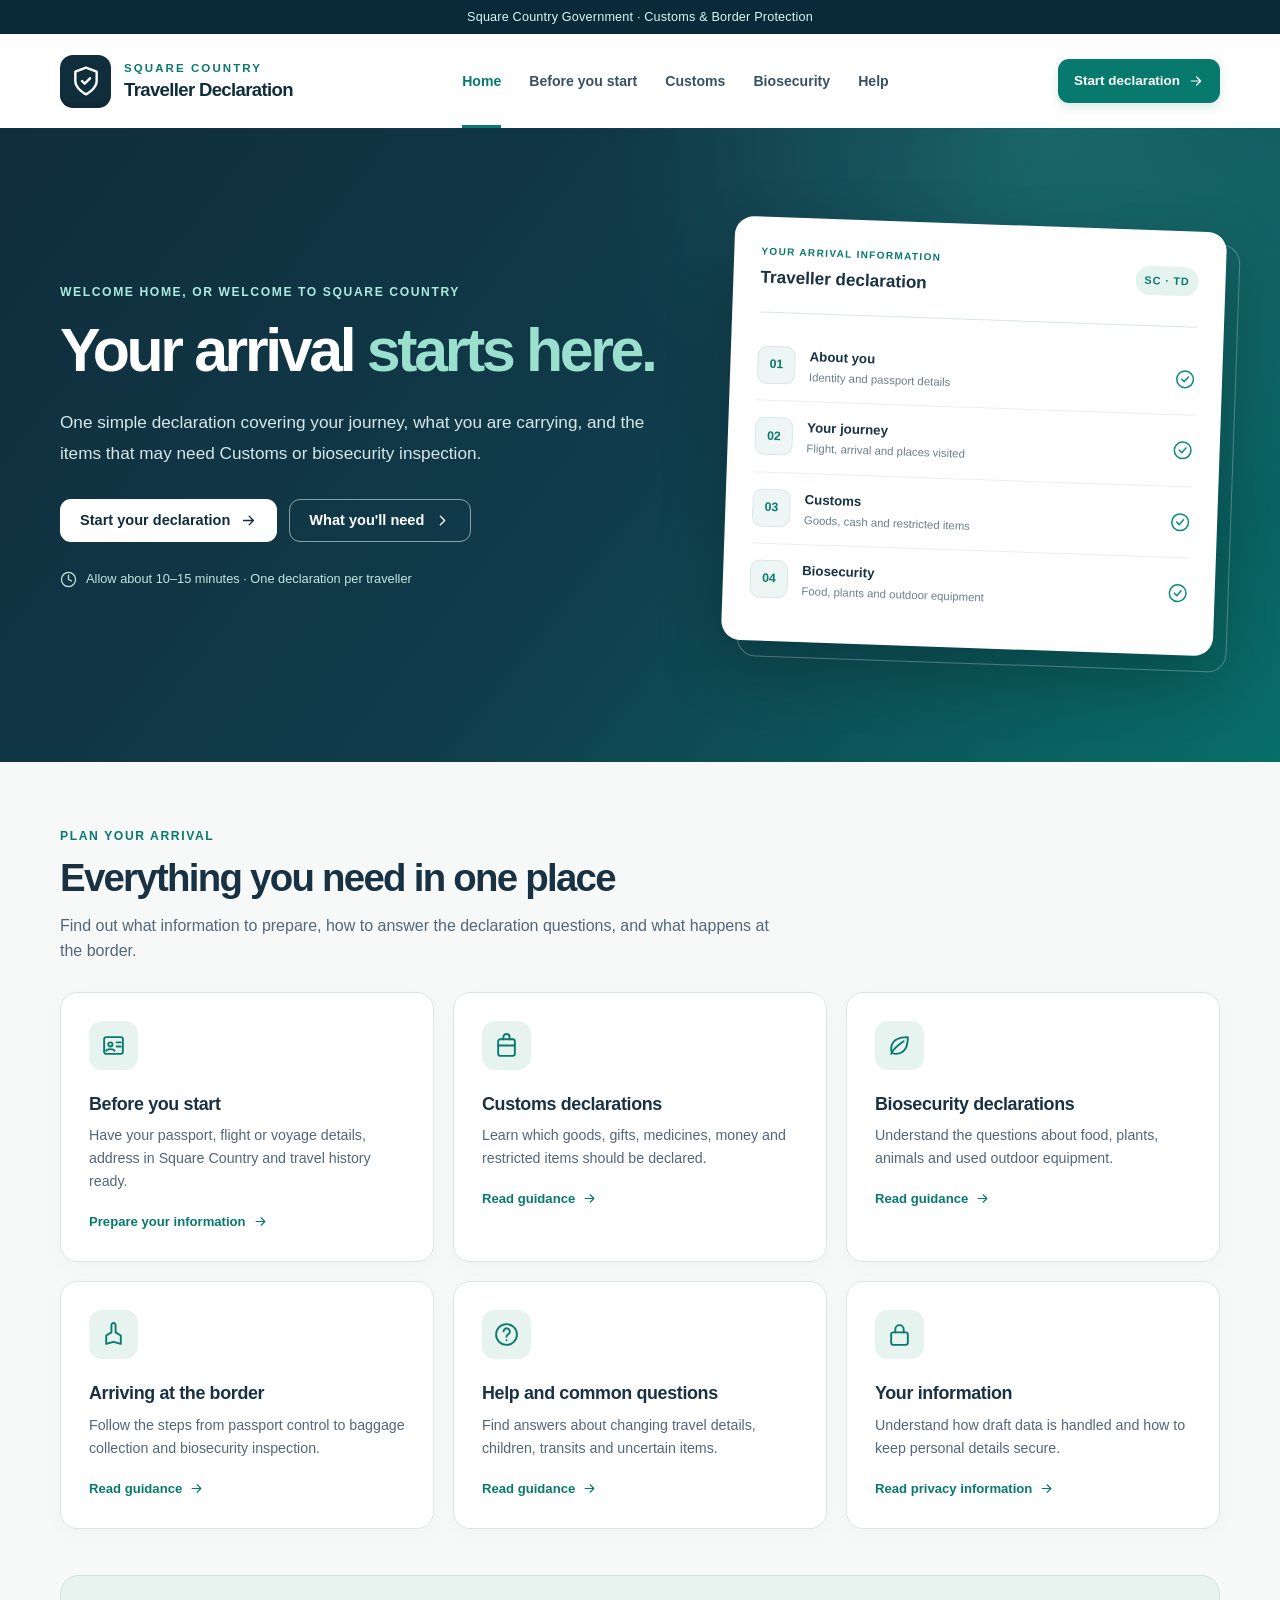
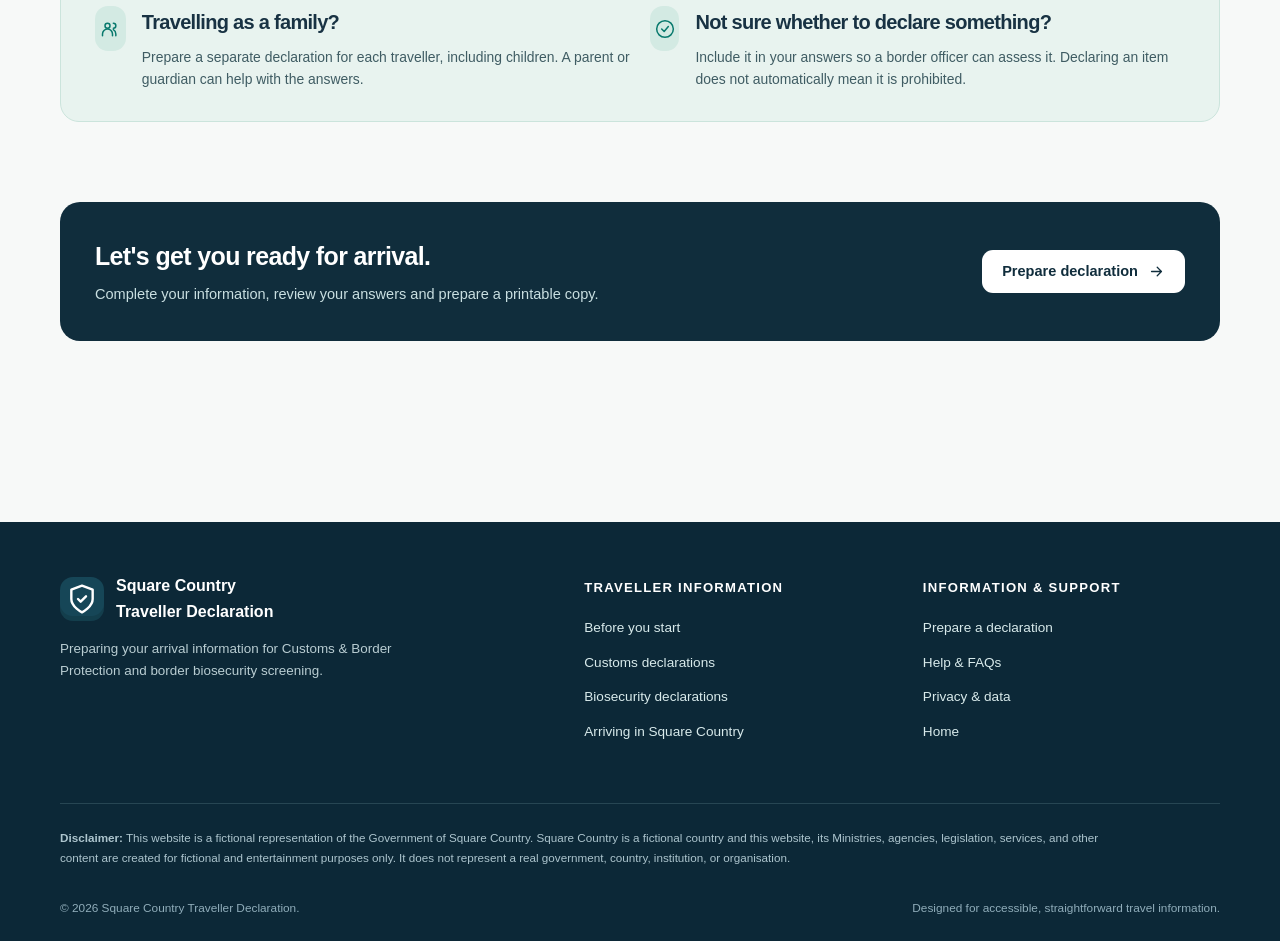
<file: index.html>
<!doctype html><html lang="en"><head><meta charset="utf-8"><meta name="viewport" content="width=device-width,initial-scale=1"><meta name="theme-color" content="#102d3c"><meta name="description" content="Prepare your Square Country Traveller Declaration and find customs and biosecurity information."><title>Home | Square Country Traveller Declaration</title><link rel="icon" type="image/svg+xml" href="assets/favicon.svg"><link rel="stylesheet" href="assets/css/styles.css"></head><body><a href="#main" class="skip-link">Skip to main content</a><svg xmlns="http://www.w3.org/2000/svg" class="sr-only" aria-hidden="true" width="0" height="0"><defs><symbol viewBox="0 0 24 24" id="ic-shield" fill="none" stroke="currentColor" stroke-width="1.8" stroke-linecap="round" stroke-linejoin="round"><path d="M12 22s8-4 8-10V5l-8-3-8 3v7c0 6 8 10 8 10Z"/><path d="m9 12 2 2 4-4"/></symbol><symbol viewBox="0 0 24 24" id="ic-arrow" fill="none" stroke="currentColor" stroke-width="1.8" stroke-linecap="round" stroke-linejoin="round"><path d="M5 12h14m-6-6 6 6-6 6"/></symbol><symbol viewBox="0 0 24 24" id="ic-chevron" fill="none" stroke="currentColor" stroke-width="1.8" stroke-linecap="round" stroke-linejoin="round"><path d="m9 18 6-6-6-6"/></symbol><symbol viewBox="0 0 24 24" id="ic-check" fill="none" stroke="currentColor" stroke-width="1.8" stroke-linecap="round" stroke-linejoin="round"><path d="m4 12 5 5L20 6"/></symbol><symbol viewBox="0 0 24 24" id="ic-check-circle" fill="none" stroke="currentColor" stroke-width="1.8" stroke-linecap="round" stroke-linejoin="round"><circle cx="12" cy="12" r="10"/><path d="m8 12 3 3 5-6"/></symbol><symbol viewBox="0 0 24 24" id="ic-globe" fill="none" stroke="currentColor" stroke-width="1.8" stroke-linecap="round" stroke-linejoin="round"><circle cx="12" cy="12" r="10"/><path d="M2 12h20M12 2a15 15 0 0 1 0 20M12 2a15 15 0 0 0 0 20"/></symbol><symbol viewBox="0 0 24 24" id="ic-file" fill="none" stroke="currentColor" stroke-width="1.8" stroke-linecap="round" stroke-linejoin="round"><path d="M14 2H6a2 2 0 0 0-2 2v16a2 2 0 0 0 2 2h12a2 2 0 0 0 2-2V8Z"/><path d="M14 2v6h6M8 13h8M8 17h8"/></symbol><symbol viewBox="0 0 24 24" id="ic-plane" fill="none" stroke="currentColor" stroke-width="1.8" stroke-linecap="round" stroke-linejoin="round"><path d="M17 21v-8l-5-3V3a2 2 0 0 0-4 0v7l-5 3v8l7-2 7 2Z" transform="translate(2 0)"/></symbol><symbol viewBox="0 0 24 24" id="ic-bag" fill="none" stroke="currentColor" stroke-width="1.8" stroke-linecap="round" stroke-linejoin="round"><rect width="16" height="16" x="4" y="6" rx="2"/><path d="M9 6V4a3 3 0 0 1 6 0v2M4 12h16"/></symbol><symbol viewBox="0 0 24 24" id="ic-leaf" fill="none" stroke="currentColor" stroke-width="1.8" stroke-linecap="round" stroke-linejoin="round"><path d="M20 4c-11 0-16 4-16 12a4 4 0 0 0 4 4c8 0 12-5 12-16Z"/><path d="M4 20c2-5 6-8 12-12"/></symbol><symbol viewBox="0 0 24 24" id="ic-help" fill="none" stroke="currentColor" stroke-width="1.8" stroke-linecap="round" stroke-linejoin="round"><circle cx="12" cy="12" r="10"/><path d="M9.2 9a3 3 0 1 1 5.3 2c-1.1.9-2.5 1.6-2.5 3.1M12 17.5h.01"/></symbol><symbol viewBox="0 0 24 24" id="ic-info" fill="none" stroke="currentColor" stroke-width="1.8" stroke-linecap="round" stroke-linejoin="round"><circle cx="12" cy="12" r="10"/><path d="M12 11v5M12 8h.01"/></symbol><symbol viewBox="0 0 24 24" id="ic-lock" fill="none" stroke="currentColor" stroke-width="1.8" stroke-linecap="round" stroke-linejoin="round"><rect x="4" y="10" width="16" height="12" rx="2"/><path d="M8 10V7a4 4 0 1 1 8 0v3"/></symbol><symbol viewBox="0 0 24 24" id="ic-calendar" fill="none" stroke="currentColor" stroke-width="1.8" stroke-linecap="round" stroke-linejoin="round"><rect x="3" y="5" width="18" height="16" rx="2"/><path d="M16 3v4M8 3v4M3 10h18"/></symbol><symbol viewBox="0 0 24 24" id="ic-clock" fill="none" stroke="currentColor" stroke-width="1.8" stroke-linecap="round" stroke-linejoin="round"><circle cx="12" cy="12" r="10"/><path d="M12 6v6l4 2"/></symbol><symbol viewBox="0 0 24 24" id="ic-menu" fill="none" stroke="currentColor" stroke-width="1.8" stroke-linecap="round" stroke-linejoin="round"><path d="M4 7h16M4 12h16M4 17h16"/></symbol><symbol viewBox="0 0 24 24" id="ic-download" fill="none" stroke="currentColor" stroke-width="1.8" stroke-linecap="round" stroke-linejoin="round"><path d="M12 3v12m-5-5 5 5 5-5M4 17v4h16v-4"/></symbol><symbol viewBox="0 0 24 24" id="ic-upload" fill="none" stroke="currentColor" stroke-width="1.8" stroke-linecap="round" stroke-linejoin="round"><path d="M12 17V5m-5 5 5-5 5 5M4 17v4h16v-4"/></symbol><symbol viewBox="0 0 24 24" id="ic-printer" fill="none" stroke="currentColor" stroke-width="1.8" stroke-linecap="round" stroke-linejoin="round"><path d="M6 9V3h12v6M6 18H4a2 2 0 0 1-2-2v-5a2 2 0 0 1 2-2h16a2 2 0 0 1 2 2v5a2 2 0 0 1-2 2h-2"/><path d="M6 15h12v7H6zM18 12h.01"/></symbol><symbol viewBox="0 0 24 24" id="ic-save" fill="none" stroke="currentColor" stroke-width="1.8" stroke-linecap="round" stroke-linejoin="round"><path d="M19 21H5a2 2 0 0 1-2-2V5a2 2 0 0 1 2-2h11l5 5v11a2 2 0 0 1-2 2Z"/><path d="M17 21v-8H7v8M7 3v5h8"/></symbol><symbol viewBox="0 0 24 24" id="ic-delete" fill="none" stroke="currentColor" stroke-width="1.8" stroke-linecap="round" stroke-linejoin="round"><path d="M3 6h18M8 6V4h8v2m3 0-1 16H6L5 6M10 10v8M14 10v8"/></symbol><symbol viewBox="0 0 24 24" id="ic-edit" fill="none" stroke="currentColor" stroke-width="1.8" stroke-linecap="round" stroke-linejoin="round"><path d="m16 4 4 4M3 21l4.6-1.1L20 7.5 16.5 4 4.1 16.4 3 21Z"/></symbol><symbol viewBox="0 0 24 24" id="ic-alert" fill="none" stroke="currentColor" stroke-width="1.8" stroke-linecap="round" stroke-linejoin="round"><path d="M12 3 2 21h20L12 3Z"/><path d="M12 9v5m0 3h.01"/></symbol><symbol viewBox="0 0 24 24" id="ic-pass" fill="none" stroke="currentColor" stroke-width="1.8" stroke-linecap="round" stroke-linejoin="round"><rect x="3" y="4" width="18" height="16" rx="2"/><circle cx="9" cy="11" r="2"/><path d="M5 17c1-2 7-2 8 0M15 9h4M15 13h4"/></symbol><symbol viewBox="0 0 24 24" id="ic-pin" fill="none" stroke="currentColor" stroke-width="1.8" stroke-linecap="round" stroke-linejoin="round"><path d="M20 10c0 5-8 12-8 12S4 15 4 10a8 8 0 1 1 16 0Z"/><circle cx="12" cy="10" r="2.5"/></symbol><symbol viewBox="0 0 24 24" id="ic-users" fill="none" stroke="currentColor" stroke-width="1.8" stroke-linecap="round" stroke-linejoin="round"><circle cx="9" cy="8" r="3"/><path d="M3 20v-2a6 6 0 0 1 12 0v2M16 5a3 3 0 0 1 0 6M19 20v-2a6 6 0 0 0-3-5.2"/></symbol><symbol viewBox="0 0 24 24" id="ic-briefcase" fill="none" stroke="currentColor" stroke-width="1.8" stroke-linecap="round" stroke-linejoin="round"><rect x="3" y="7" width="18" height="14" rx="2"/><path d="M8 7V5a2 2 0 0 1 2-2h4a2 2 0 0 1 2 2v2M3 13c5 4 13 4 18 0"/></symbol><symbol viewBox="0 0 24 24" id="ic-home" fill="none" stroke="currentColor" stroke-width="1.8" stroke-linecap="round" stroke-linejoin="round"><path d="m3 10 9-7 9 7v10H3zM9 20v-7h6v7"/></symbol><symbol viewBox="0 0 24 24" id="ic-question" fill="none" stroke="currentColor" stroke-width="1.8" stroke-linecap="round" stroke-linejoin="round"><path d="M12 18h.01M9.1 9a3 3 0 1 1 5.1 2.2c-1.2.9-2.2 1.4-2.2 3"/><circle cx="12" cy="12" r="10"/></symbol><symbol viewBox="0 0 24 24" id="ic-search" fill="none" stroke="currentColor" stroke-width="1.8" stroke-linecap="round" stroke-linejoin="round"><circle cx="11" cy="11" r="7"/><path d="m16 16 5 5"/></symbol><symbol viewBox="0 0 24 24" id="ic-anchor" fill="none" stroke="currentColor" stroke-width="1.8" stroke-linecap="round" stroke-linejoin="round"><circle cx="12" cy="5" r="2"/><path d="M12 7v15M5 13H2a10 10 0 0 0 20 0h-3M5 9h14"/></symbol><symbol viewBox="0 0 24 24" id="ic-sparkles" fill="none" stroke="currentColor" stroke-width="1.8" stroke-linecap="round" stroke-linejoin="round"><path d="m12 2 2.3 7.7L22 12l-7.7 2.3L12 22l-2.3-7.7L2 12l7.7-2.3L12 2Z"/></symbol><symbol viewBox="0 0 24 24" id="ic-external" fill="none" stroke="currentColor" stroke-width="1.8" stroke-linecap="round" stroke-linejoin="round"><path d="M13 5h6v6M19 5l-9 9M19 13v6H5V5h6"/></symbol></defs></svg><div class="site-top">Square Country Government <span aria-hidden="true">·</span> Customs & Border Protection</div><header class="site-header"><div class="container header-row"><a href="index.html" class="brand" aria-label="Square Country Traveller Declaration home"><span class="brand-mark"><svg class="icon " aria-hidden="true"><use href="#ic-shield"></use></svg></span><span class="brand-copy"><span class="brand-top">Square Country</span><span class="brand-name">Traveller Declaration</span></span></a><nav class="desktop-nav" aria-label="Main navigation"><a href="index.html" aria-current="page">Home</a><a href="before-you-begin.html">Before you start</a><a href="customs.html">Customs</a><a href="biosecurity.html">Biosecurity</a><a href="help.html">Help</a></nav><a class="nav-action" href="declaration.html">Start declaration <svg class="icon icon-sm" aria-hidden="true"><use href="#ic-arrow"></use></svg></a><button type="button" class="mobile-toggle" id="mobile-toggle" aria-label="Open navigation" aria-expanded="false" aria-controls="mobile-nav"><svg class="icon " aria-hidden="true"><use href="#ic-menu"></use></svg></button></div><nav id="mobile-nav" class="mobile-nav" aria-label="Mobile navigation"><a href="index.html" aria-current="page">Home</a><a href="declaration.html">Declare</a><a href="before-you-begin.html">Before you start</a><a href="customs.html">Customs</a><a href="biosecurity.html">Biosecurity</a><a href="help.html">Help</a></nav></header><main id="main"><section class="hero"><div class="container hero-inner"><div><div class="eyebrow light">Welcome home, or welcome to Square Country</div><h1>Your arrival <em>starts here.</em></h1><p>One simple declaration covering your journey, what you are carrying, and the items that may need Customs or biosecurity inspection.</p><div class="hero-actions"><a href="declaration.html" class="btn btn-white">Start your declaration <svg class="icon " aria-hidden="true"><use href="#ic-arrow"></use></svg></a><a href="before-you-begin.html" class="btn btn-dark-outline">What you'll need <svg class="icon " aria-hidden="true"><use href="#ic-chevron"></use></svg></a></div><div class="hero-note"><svg class="icon " aria-hidden="true"><use href="#ic-clock"></use></svg> Allow about 10–15 minutes · One declaration per traveller</div></div><div class="hero-art" aria-label="Illustration showing the sections of a traveller declaration"><div class="declaration-card"><div class="card-headline"><div><div class="eyebrow" style="font-size:.63rem;margin-bottom:5px">Your arrival information</div><strong>Traveller declaration</strong></div><span class="document-tag">SC · TD</span></div><div class="illustration-line"><span class="illustration-number">01</span><div><strong>About you</strong><small>Identity and passport details</small></div><svg class="icon illustration-check" aria-hidden="true"><use href="#ic-check-circle"></use></svg></div><div class="illustration-line"><span class="illustration-number">02</span><div><strong>Your journey</strong><small>Flight, arrival and places visited</small></div><svg class="icon illustration-check" aria-hidden="true"><use href="#ic-check-circle"></use></svg></div><div class="illustration-line"><span class="illustration-number">03</span><div><strong>Customs</strong><small>Goods, cash and restricted items</small></div><svg class="icon illustration-check" aria-hidden="true"><use href="#ic-check-circle"></use></svg></div><div class="illustration-line"><span class="illustration-number">04</span><div><strong>Biosecurity</strong><small>Food, plants and outdoor equipment</small></div><svg class="icon illustration-check" aria-hidden="true"><use href="#ic-check-circle"></use></svg></div></div></div></div></section><section class="container intro-block"><div class="section-heading"><div class="eyebrow">Plan your arrival</div><h2>Everything you need in one place</h2><p>Find out what information to prepare, how to answer the declaration questions, and what happens at the border.</p></div><div class="feature-grid"><a class="feature-card" href="before-you-begin.html"><span class="feature-icon"><svg class="icon icon-lg" aria-hidden="true"><use href="#ic-pass"></use></svg></span><h3>Before you start</h3><p>Have your passport, flight or voyage details, address in Square Country and travel history ready.</p><span class="go">Prepare your information <svg class="icon " aria-hidden="true"><use href="#ic-arrow"></use></svg></span></a><a class="feature-card" href="customs.html"><span class="feature-icon"><svg class="icon icon-lg" aria-hidden="true"><use href="#ic-bag"></use></svg></span><h3>Customs declarations</h3><p>Learn which goods, gifts, medicines, money and restricted items should be declared.</p><span class="go">Read guidance <svg class="icon " aria-hidden="true"><use href="#ic-arrow"></use></svg></span></a><a class="feature-card" href="biosecurity.html"><span class="feature-icon"><svg class="icon icon-lg" aria-hidden="true"><use href="#ic-leaf"></use></svg></span><h3>Biosecurity declarations</h3><p>Understand the questions about food, plants, animals and used outdoor equipment.</p><span class="go">Read guidance <svg class="icon " aria-hidden="true"><use href="#ic-arrow"></use></svg></span></a><a class="feature-card" href="arriving.html"><span class="feature-icon"><svg class="icon icon-lg" aria-hidden="true"><use href="#ic-plane"></use></svg></span><h3>Arriving at the border</h3><p>Follow the steps from passport control to baggage collection and biosecurity inspection.</p><span class="go">Read guidance <svg class="icon " aria-hidden="true"><use href="#ic-arrow"></use></svg></span></a><a class="feature-card" href="help.html"><span class="feature-icon"><svg class="icon icon-lg" aria-hidden="true"><use href="#ic-help"></use></svg></span><h3>Help and common questions</h3><p>Find answers about changing travel details, children, transits and uncertain items.</p><span class="go">Read guidance <svg class="icon " aria-hidden="true"><use href="#ic-arrow"></use></svg></span></a><a class="feature-card" href="privacy.html"><span class="feature-icon"><svg class="icon icon-lg" aria-hidden="true"><use href="#ic-lock"></use></svg></span><h3>Your information</h3><p>Understand how draft data is handled and how to keep personal details secure.</p><span class="go">Read privacy information <svg class="icon " aria-hidden="true"><use href="#ic-arrow"></use></svg></span></a></div><div class="quick-strip"><div class="quick-item"><span class="feature-icon"><svg class="icon " aria-hidden="true"><use href="#ic-users"></use></svg></span><div><h3>Travelling as a family?</h3><p>Prepare a separate declaration for each traveller, including children. A parent or guardian can help with the answers.</p></div></div><div class="quick-item"><span class="feature-icon"><svg class="icon " aria-hidden="true"><use href="#ic-check-circle"></use></svg></span><div><h3>Not sure whether to declare something?</h3><p>Include it in your answers so a border officer can assess it. Declaring an item does not automatically mean it is prohibited.</p></div></div></div><div class="bottom-cta"><div><h2>Let's get you ready for arrival.</h2><p>Complete your information, review your answers and prepare a printable copy.</p></div><a class="btn btn-white" href="declaration.html">Prepare declaration <svg class="icon " aria-hidden="true"><use href="#ic-arrow"></use></svg></a></div></section></main><footer class="site-footer"><div class="container"><div class="footer-main"><div><div class="footer-brand"><span class="brand-mark"><svg class="icon " aria-hidden="true"><use href="#ic-shield"></use></svg></span><span>Square Country<br>Traveller Declaration</span></div><p>Preparing your arrival information for Customs & Border Protection and border biosecurity screening.</p></div><div><h3>Traveller information</h3><ul><li><a href="before-you-begin.html">Before you start</a></li><li><a href="customs.html">Customs declarations</a></li><li><a href="biosecurity.html">Biosecurity declarations</a></li><li><a href="arriving.html">Arriving in Square Country</a></li></ul></div><div><h3>Information & support</h3><ul><li><a href="declaration.html">Prepare a declaration</a></li><li><a href="help.html">Help & FAQs</a></li><li><a href="privacy.html">Privacy & data</a></li><li><a href="index.html">Home</a></li></ul></div></div><div class="footer-disclaimer"><p><strong>Disclaimer:</strong> This website is a fictional representation of the Government of Square Country. Square Country is a fictional country and this website, its Ministries, agencies, legislation, services, and other content are created for fictional and entertainment purposes only. It does not represent a real government, country, institution, or organisation.</p></div><div class="footer-end"><span>© 2026 Square Country Traveller Declaration.</span><span>Designed for accessible, straightforward travel information.</span></div></div></footer><script defer src="assets/js/site.js"></script></body></html>
</file>
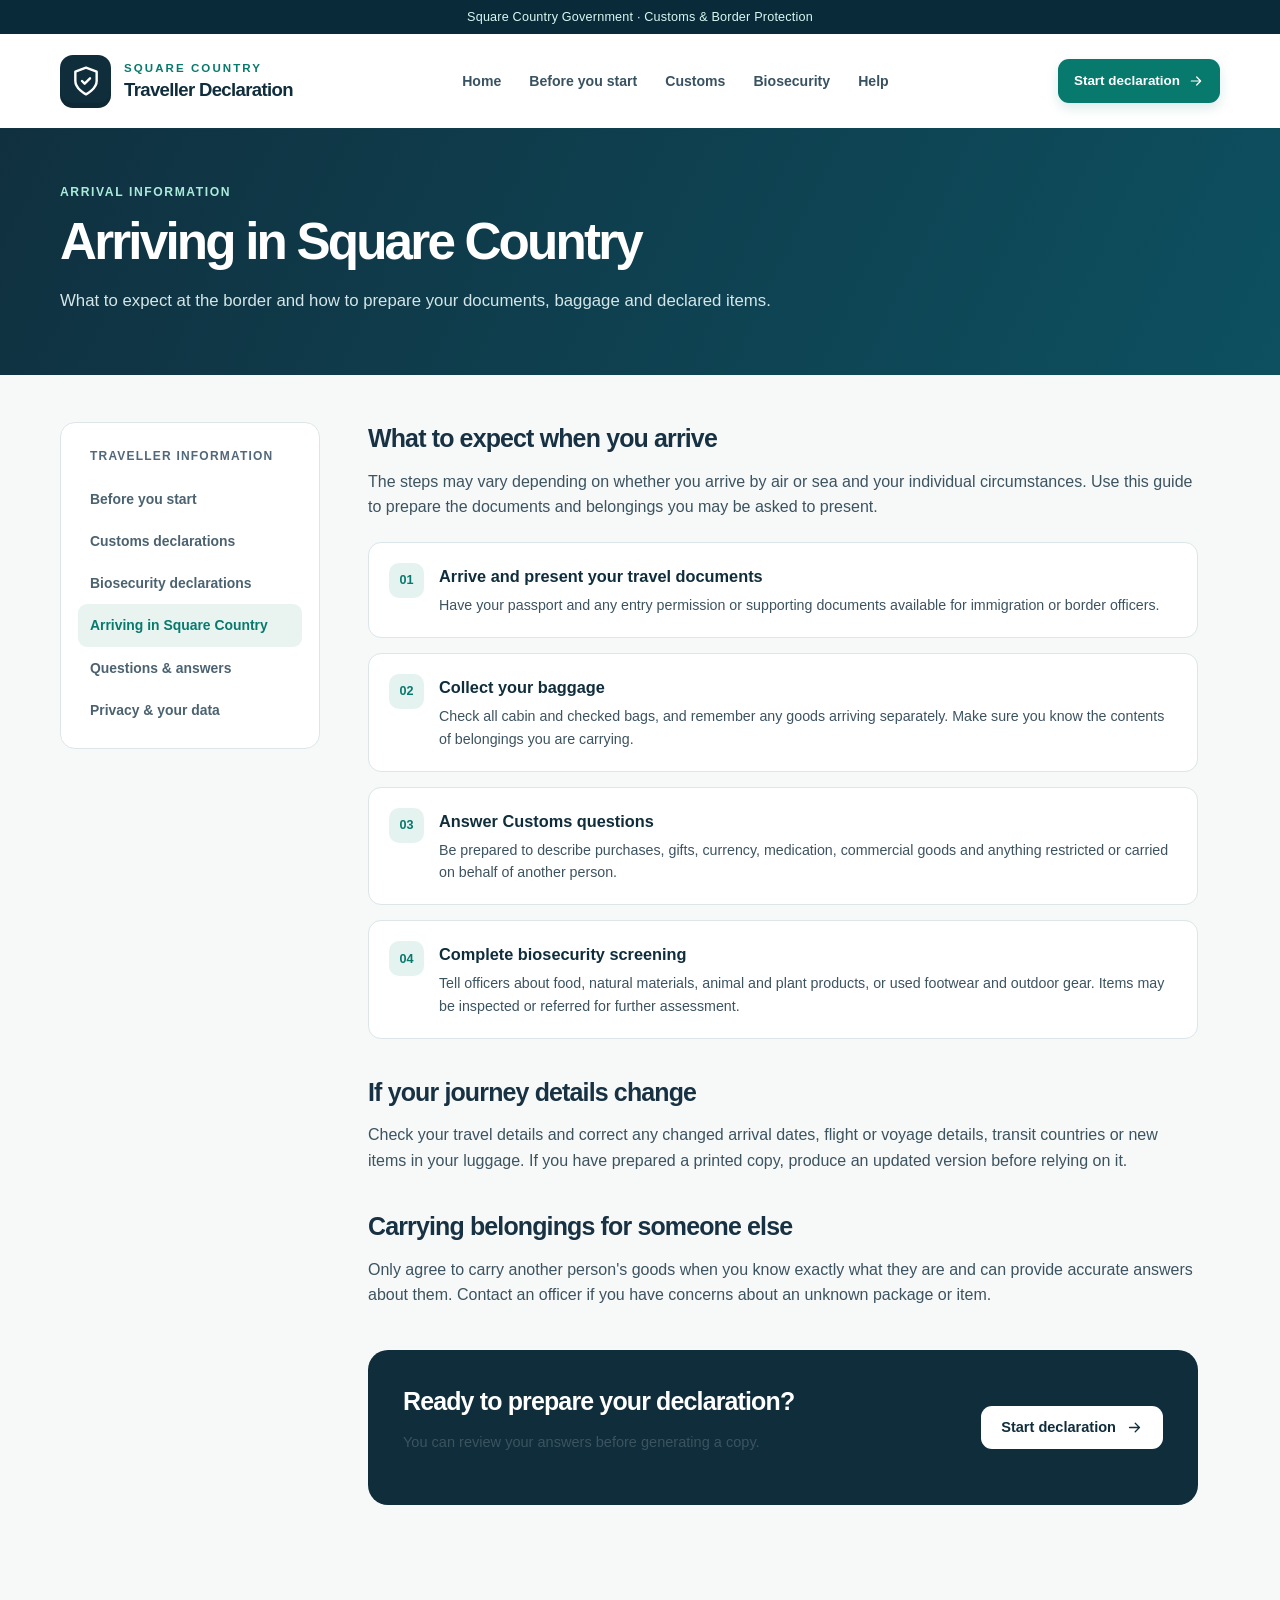
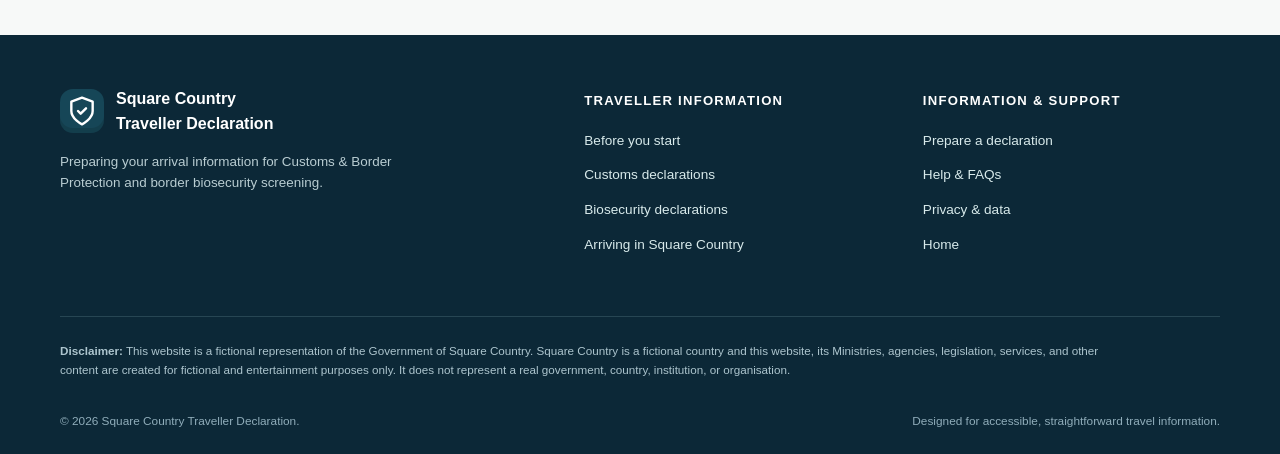
<file: arriving.html>
<!doctype html><html lang="en"><head><meta charset="utf-8"><meta name="viewport" content="width=device-width,initial-scale=1"><meta name="theme-color" content="#102d3c"><meta name="description" content="What to expect at the border and how to prepare your documents, baggage and declared items."><title>Arriving in Square Country | Square Country Traveller Declaration</title><link rel="icon" type="image/svg+xml" href="assets/favicon.svg"><link rel="stylesheet" href="assets/css/styles.css"></head><body><a href="#main" class="skip-link">Skip to main content</a><svg xmlns="http://www.w3.org/2000/svg" class="sr-only" aria-hidden="true" width="0" height="0"><defs><symbol viewBox="0 0 24 24" id="ic-shield" fill="none" stroke="currentColor" stroke-width="1.8" stroke-linecap="round" stroke-linejoin="round"><path d="M12 22s8-4 8-10V5l-8-3-8 3v7c0 6 8 10 8 10Z"/><path d="m9 12 2 2 4-4"/></symbol><symbol viewBox="0 0 24 24" id="ic-arrow" fill="none" stroke="currentColor" stroke-width="1.8" stroke-linecap="round" stroke-linejoin="round"><path d="M5 12h14m-6-6 6 6-6 6"/></symbol><symbol viewBox="0 0 24 24" id="ic-chevron" fill="none" stroke="currentColor" stroke-width="1.8" stroke-linecap="round" stroke-linejoin="round"><path d="m9 18 6-6-6-6"/></symbol><symbol viewBox="0 0 24 24" id="ic-check" fill="none" stroke="currentColor" stroke-width="1.8" stroke-linecap="round" stroke-linejoin="round"><path d="m4 12 5 5L20 6"/></symbol><symbol viewBox="0 0 24 24" id="ic-check-circle" fill="none" stroke="currentColor" stroke-width="1.8" stroke-linecap="round" stroke-linejoin="round"><circle cx="12" cy="12" r="10"/><path d="m8 12 3 3 5-6"/></symbol><symbol viewBox="0 0 24 24" id="ic-globe" fill="none" stroke="currentColor" stroke-width="1.8" stroke-linecap="round" stroke-linejoin="round"><circle cx="12" cy="12" r="10"/><path d="M2 12h20M12 2a15 15 0 0 1 0 20M12 2a15 15 0 0 0 0 20"/></symbol><symbol viewBox="0 0 24 24" id="ic-file" fill="none" stroke="currentColor" stroke-width="1.8" stroke-linecap="round" stroke-linejoin="round"><path d="M14 2H6a2 2 0 0 0-2 2v16a2 2 0 0 0 2 2h12a2 2 0 0 0 2-2V8Z"/><path d="M14 2v6h6M8 13h8M8 17h8"/></symbol><symbol viewBox="0 0 24 24" id="ic-plane" fill="none" stroke="currentColor" stroke-width="1.8" stroke-linecap="round" stroke-linejoin="round"><path d="M17 21v-8l-5-3V3a2 2 0 0 0-4 0v7l-5 3v8l7-2 7 2Z" transform="translate(2 0)"/></symbol><symbol viewBox="0 0 24 24" id="ic-bag" fill="none" stroke="currentColor" stroke-width="1.8" stroke-linecap="round" stroke-linejoin="round"><rect width="16" height="16" x="4" y="6" rx="2"/><path d="M9 6V4a3 3 0 0 1 6 0v2M4 12h16"/></symbol><symbol viewBox="0 0 24 24" id="ic-leaf" fill="none" stroke="currentColor" stroke-width="1.8" stroke-linecap="round" stroke-linejoin="round"><path d="M20 4c-11 0-16 4-16 12a4 4 0 0 0 4 4c8 0 12-5 12-16Z"/><path d="M4 20c2-5 6-8 12-12"/></symbol><symbol viewBox="0 0 24 24" id="ic-help" fill="none" stroke="currentColor" stroke-width="1.8" stroke-linecap="round" stroke-linejoin="round"><circle cx="12" cy="12" r="10"/><path d="M9.2 9a3 3 0 1 1 5.3 2c-1.1.9-2.5 1.6-2.5 3.1M12 17.5h.01"/></symbol><symbol viewBox="0 0 24 24" id="ic-info" fill="none" stroke="currentColor" stroke-width="1.8" stroke-linecap="round" stroke-linejoin="round"><circle cx="12" cy="12" r="10"/><path d="M12 11v5M12 8h.01"/></symbol><symbol viewBox="0 0 24 24" id="ic-lock" fill="none" stroke="currentColor" stroke-width="1.8" stroke-linecap="round" stroke-linejoin="round"><rect x="4" y="10" width="16" height="12" rx="2"/><path d="M8 10V7a4 4 0 1 1 8 0v3"/></symbol><symbol viewBox="0 0 24 24" id="ic-calendar" fill="none" stroke="currentColor" stroke-width="1.8" stroke-linecap="round" stroke-linejoin="round"><rect x="3" y="5" width="18" height="16" rx="2"/><path d="M16 3v4M8 3v4M3 10h18"/></symbol><symbol viewBox="0 0 24 24" id="ic-clock" fill="none" stroke="currentColor" stroke-width="1.8" stroke-linecap="round" stroke-linejoin="round"><circle cx="12" cy="12" r="10"/><path d="M12 6v6l4 2"/></symbol><symbol viewBox="0 0 24 24" id="ic-menu" fill="none" stroke="currentColor" stroke-width="1.8" stroke-linecap="round" stroke-linejoin="round"><path d="M4 7h16M4 12h16M4 17h16"/></symbol><symbol viewBox="0 0 24 24" id="ic-download" fill="none" stroke="currentColor" stroke-width="1.8" stroke-linecap="round" stroke-linejoin="round"><path d="M12 3v12m-5-5 5 5 5-5M4 17v4h16v-4"/></symbol><symbol viewBox="0 0 24 24" id="ic-upload" fill="none" stroke="currentColor" stroke-width="1.8" stroke-linecap="round" stroke-linejoin="round"><path d="M12 17V5m-5 5 5-5 5 5M4 17v4h16v-4"/></symbol><symbol viewBox="0 0 24 24" id="ic-printer" fill="none" stroke="currentColor" stroke-width="1.8" stroke-linecap="round" stroke-linejoin="round"><path d="M6 9V3h12v6M6 18H4a2 2 0 0 1-2-2v-5a2 2 0 0 1 2-2h16a2 2 0 0 1 2 2v5a2 2 0 0 1-2 2h-2"/><path d="M6 15h12v7H6zM18 12h.01"/></symbol><symbol viewBox="0 0 24 24" id="ic-save" fill="none" stroke="currentColor" stroke-width="1.8" stroke-linecap="round" stroke-linejoin="round"><path d="M19 21H5a2 2 0 0 1-2-2V5a2 2 0 0 1 2-2h11l5 5v11a2 2 0 0 1-2 2Z"/><path d="M17 21v-8H7v8M7 3v5h8"/></symbol><symbol viewBox="0 0 24 24" id="ic-delete" fill="none" stroke="currentColor" stroke-width="1.8" stroke-linecap="round" stroke-linejoin="round"><path d="M3 6h18M8 6V4h8v2m3 0-1 16H6L5 6M10 10v8M14 10v8"/></symbol><symbol viewBox="0 0 24 24" id="ic-edit" fill="none" stroke="currentColor" stroke-width="1.8" stroke-linecap="round" stroke-linejoin="round"><path d="m16 4 4 4M3 21l4.6-1.1L20 7.5 16.5 4 4.1 16.4 3 21Z"/></symbol><symbol viewBox="0 0 24 24" id="ic-alert" fill="none" stroke="currentColor" stroke-width="1.8" stroke-linecap="round" stroke-linejoin="round"><path d="M12 3 2 21h20L12 3Z"/><path d="M12 9v5m0 3h.01"/></symbol><symbol viewBox="0 0 24 24" id="ic-pass" fill="none" stroke="currentColor" stroke-width="1.8" stroke-linecap="round" stroke-linejoin="round"><rect x="3" y="4" width="18" height="16" rx="2"/><circle cx="9" cy="11" r="2"/><path d="M5 17c1-2 7-2 8 0M15 9h4M15 13h4"/></symbol><symbol viewBox="0 0 24 24" id="ic-pin" fill="none" stroke="currentColor" stroke-width="1.8" stroke-linecap="round" stroke-linejoin="round"><path d="M20 10c0 5-8 12-8 12S4 15 4 10a8 8 0 1 1 16 0Z"/><circle cx="12" cy="10" r="2.5"/></symbol><symbol viewBox="0 0 24 24" id="ic-users" fill="none" stroke="currentColor" stroke-width="1.8" stroke-linecap="round" stroke-linejoin="round"><circle cx="9" cy="8" r="3"/><path d="M3 20v-2a6 6 0 0 1 12 0v2M16 5a3 3 0 0 1 0 6M19 20v-2a6 6 0 0 0-3-5.2"/></symbol><symbol viewBox="0 0 24 24" id="ic-briefcase" fill="none" stroke="currentColor" stroke-width="1.8" stroke-linecap="round" stroke-linejoin="round"><rect x="3" y="7" width="18" height="14" rx="2"/><path d="M8 7V5a2 2 0 0 1 2-2h4a2 2 0 0 1 2 2v2M3 13c5 4 13 4 18 0"/></symbol><symbol viewBox="0 0 24 24" id="ic-home" fill="none" stroke="currentColor" stroke-width="1.8" stroke-linecap="round" stroke-linejoin="round"><path d="m3 10 9-7 9 7v10H3zM9 20v-7h6v7"/></symbol><symbol viewBox="0 0 24 24" id="ic-question" fill="none" stroke="currentColor" stroke-width="1.8" stroke-linecap="round" stroke-linejoin="round"><path d="M12 18h.01M9.1 9a3 3 0 1 1 5.1 2.2c-1.2.9-2.2 1.4-2.2 3"/><circle cx="12" cy="12" r="10"/></symbol><symbol viewBox="0 0 24 24" id="ic-search" fill="none" stroke="currentColor" stroke-width="1.8" stroke-linecap="round" stroke-linejoin="round"><circle cx="11" cy="11" r="7"/><path d="m16 16 5 5"/></symbol><symbol viewBox="0 0 24 24" id="ic-anchor" fill="none" stroke="currentColor" stroke-width="1.8" stroke-linecap="round" stroke-linejoin="round"><circle cx="12" cy="5" r="2"/><path d="M12 7v15M5 13H2a10 10 0 0 0 20 0h-3M5 9h14"/></symbol><symbol viewBox="0 0 24 24" id="ic-sparkles" fill="none" stroke="currentColor" stroke-width="1.8" stroke-linecap="round" stroke-linejoin="round"><path d="m12 2 2.3 7.7L22 12l-7.7 2.3L12 22l-2.3-7.7L2 12l7.7-2.3L12 2Z"/></symbol><symbol viewBox="0 0 24 24" id="ic-external" fill="none" stroke="currentColor" stroke-width="1.8" stroke-linecap="round" stroke-linejoin="round"><path d="M13 5h6v6M19 5l-9 9M19 13v6H5V5h6"/></symbol></defs></svg><div class="site-top">Square Country Government <span aria-hidden="true">·</span> Customs & Border Protection</div><header class="site-header"><div class="container header-row"><a href="index.html" class="brand" aria-label="Square Country Traveller Declaration home"><span class="brand-mark"><svg class="icon " aria-hidden="true"><use href="#ic-shield"></use></svg></span><span class="brand-copy"><span class="brand-top">Square Country</span><span class="brand-name">Traveller Declaration</span></span></a><nav class="desktop-nav" aria-label="Main navigation"><a href="index.html">Home</a><a href="before-you-begin.html">Before you start</a><a href="customs.html">Customs</a><a href="biosecurity.html">Biosecurity</a><a href="help.html">Help</a></nav><a class="nav-action" href="declaration.html">Start declaration <svg class="icon icon-sm" aria-hidden="true"><use href="#ic-arrow"></use></svg></a><button type="button" class="mobile-toggle" id="mobile-toggle" aria-label="Open navigation" aria-expanded="false" aria-controls="mobile-nav"><svg class="icon " aria-hidden="true"><use href="#ic-menu"></use></svg></button></div><nav id="mobile-nav" class="mobile-nav" aria-label="Mobile navigation"><a href="index.html">Home</a><a href="declaration.html">Declare</a><a href="before-you-begin.html">Before you start</a><a href="customs.html">Customs</a><a href="biosecurity.html">Biosecurity</a><a href="help.html">Help</a></nav></header><main id="main"><section class="info-hero"><div class="container"><div class="eyebrow light">Arrival information</div><h1>Arriving in Square Country</h1><p>What to expect at the border and how to prepare your documents, baggage and declared items.</p></div></section><div class="container page-layout"><aside class="side-nav" aria-label="Information pages"><h2>Traveller information</h2><a href="before-you-begin.html">Before you start</a><a href="customs.html">Customs declarations</a><a href="biosecurity.html">Biosecurity declarations</a><a href="arriving.html" aria-current="page">Arriving in Square Country</a><a href="help.html">Questions & answers</a><a href="privacy.html">Privacy & your data</a></aside><article class="article"><section class="article-section"><h2>What to expect when you arrive</h2><p>The steps may vary depending on whether you arrive by air or sea and your individual circumstances. Use this guide to prepare the documents and belongings you may be asked to present.</p><div class="steps-list"><div class="process-item"><span class="step-num">01</span><div><h3>Arrive and present your travel documents</h3><p>Have your passport and any entry permission or supporting documents available for immigration or border officers.</p></div></div><div class="process-item"><span class="step-num">02</span><div><h3>Collect your baggage</h3><p>Check all cabin and checked bags, and remember any goods arriving separately. Make sure you know the contents of belongings you are carrying.</p></div></div><div class="process-item"><span class="step-num">03</span><div><h3>Answer Customs questions</h3><p>Be prepared to describe purchases, gifts, currency, medication, commercial goods and anything restricted or carried on behalf of another person.</p></div></div><div class="process-item"><span class="step-num">04</span><div><h3>Complete biosecurity screening</h3><p>Tell officers about food, natural materials, animal and plant products, or used footwear and outdoor gear. Items may be inspected or referred for further assessment.</p></div></div></div></section><section class="article-section"><h2>If your journey details change</h2><p>Check your travel details and correct any changed arrival dates, flight or voyage details, transit countries or new items in your luggage. If you have prepared a printed copy, produce an updated version before relying on it.</p></section><section class="article-section"><h2>Carrying belongings for someone else</h2><p>Only agree to carry another person's goods when you know exactly what they are and can provide accurate answers about them. Contact an officer if you have concerns about an unknown package or item.</p></section><div class="bottom-cta" style="margin:42px 0 0"><div><h2>Ready to prepare your declaration?</h2><p>You can review your answers before generating a copy.</p></div><a class="btn btn-white" href="declaration.html">Start declaration <svg class="icon " aria-hidden="true"><use href="#ic-arrow"></use></svg></a></div></article></div></main><footer class="site-footer"><div class="container"><div class="footer-main"><div><div class="footer-brand"><span class="brand-mark"><svg class="icon " aria-hidden="true"><use href="#ic-shield"></use></svg></span><span>Square Country<br>Traveller Declaration</span></div><p>Preparing your arrival information for Customs & Border Protection and border biosecurity screening.</p></div><div><h3>Traveller information</h3><ul><li><a href="before-you-begin.html">Before you start</a></li><li><a href="customs.html">Customs declarations</a></li><li><a href="biosecurity.html">Biosecurity declarations</a></li><li><a href="arriving.html">Arriving in Square Country</a></li></ul></div><div><h3>Information & support</h3><ul><li><a href="declaration.html">Prepare a declaration</a></li><li><a href="help.html">Help & FAQs</a></li><li><a href="privacy.html">Privacy & data</a></li><li><a href="index.html">Home</a></li></ul></div></div><div class="footer-disclaimer"><p><strong>Disclaimer:</strong> This website is a fictional representation of the Government of Square Country. Square Country is a fictional country and this website, its Ministries, agencies, legislation, services, and other content are created for fictional and entertainment purposes only. It does not represent a real government, country, institution, or organisation.</p></div><div class="footer-end"><span>© 2026 Square Country Traveller Declaration.</span><span>Designed for accessible, straightforward travel information.</span></div></div></footer><script defer src="assets/js/site.js"></script></body></html>
</file>
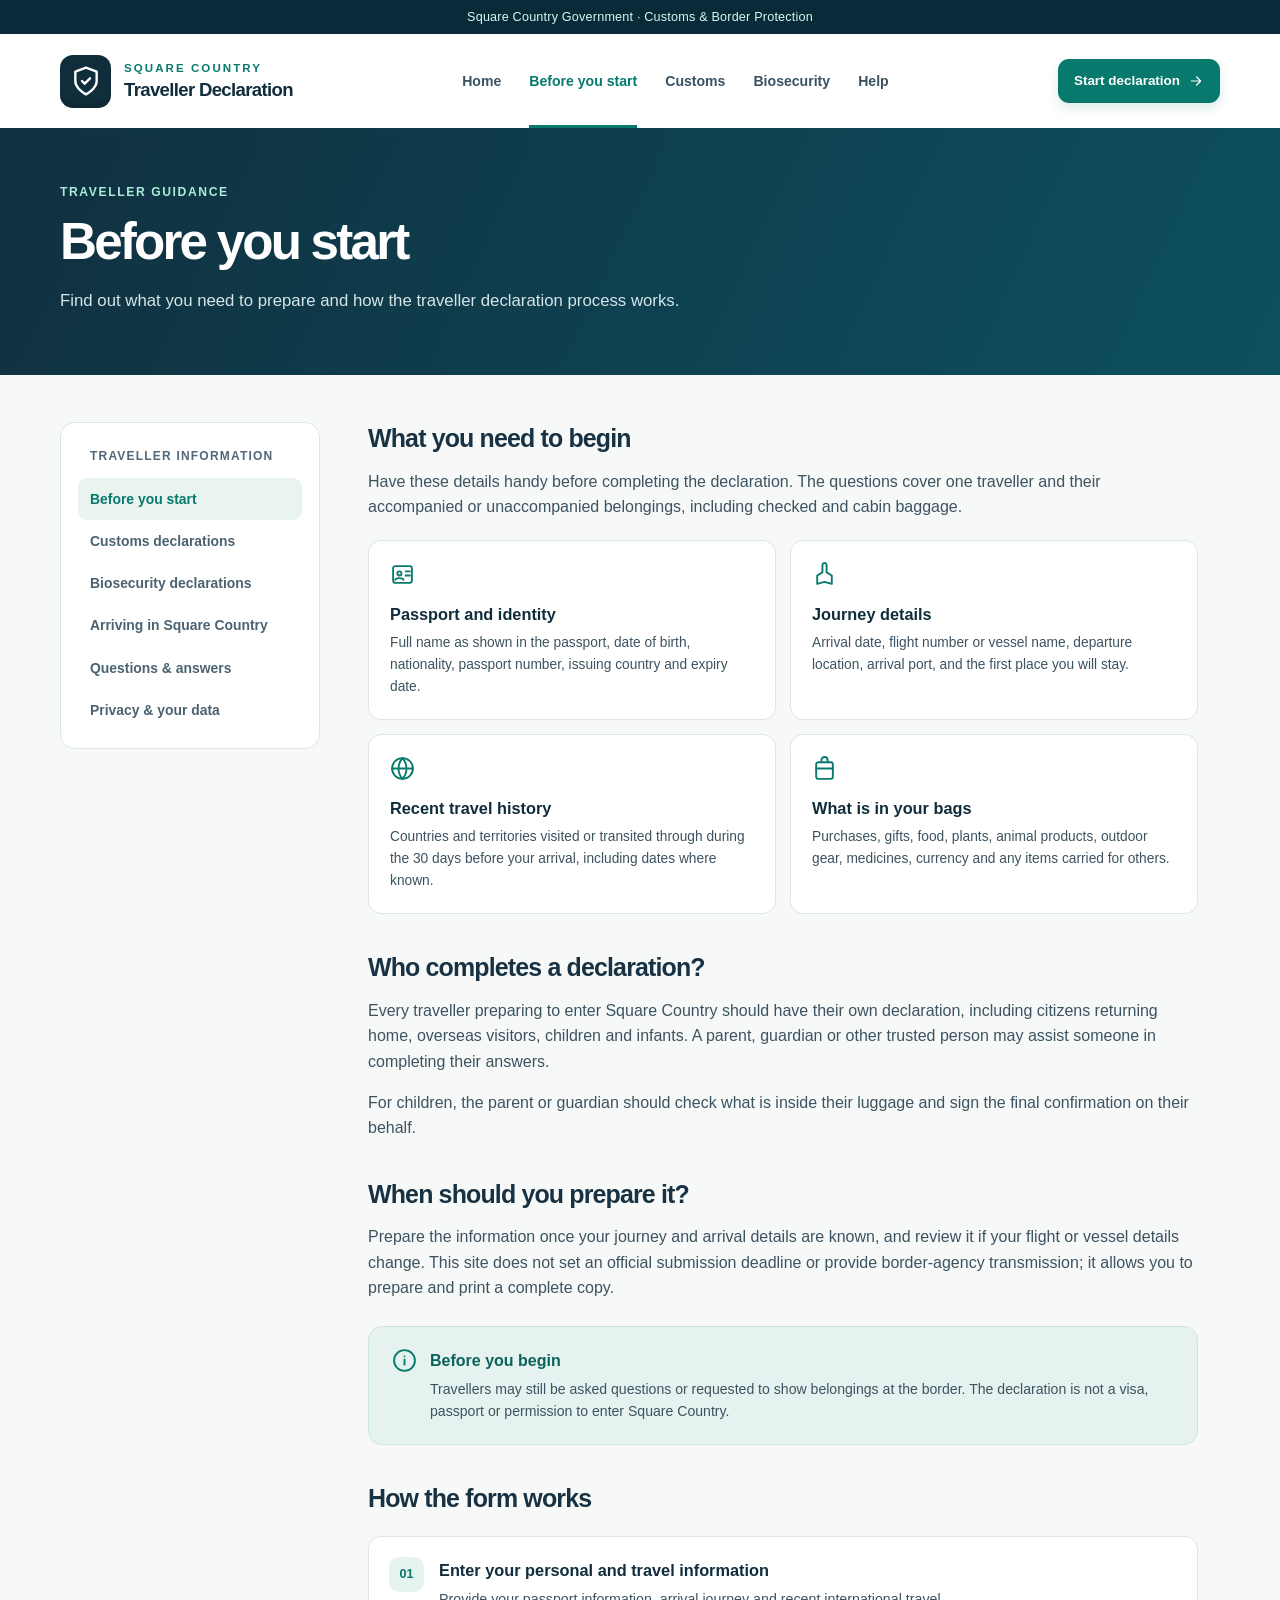
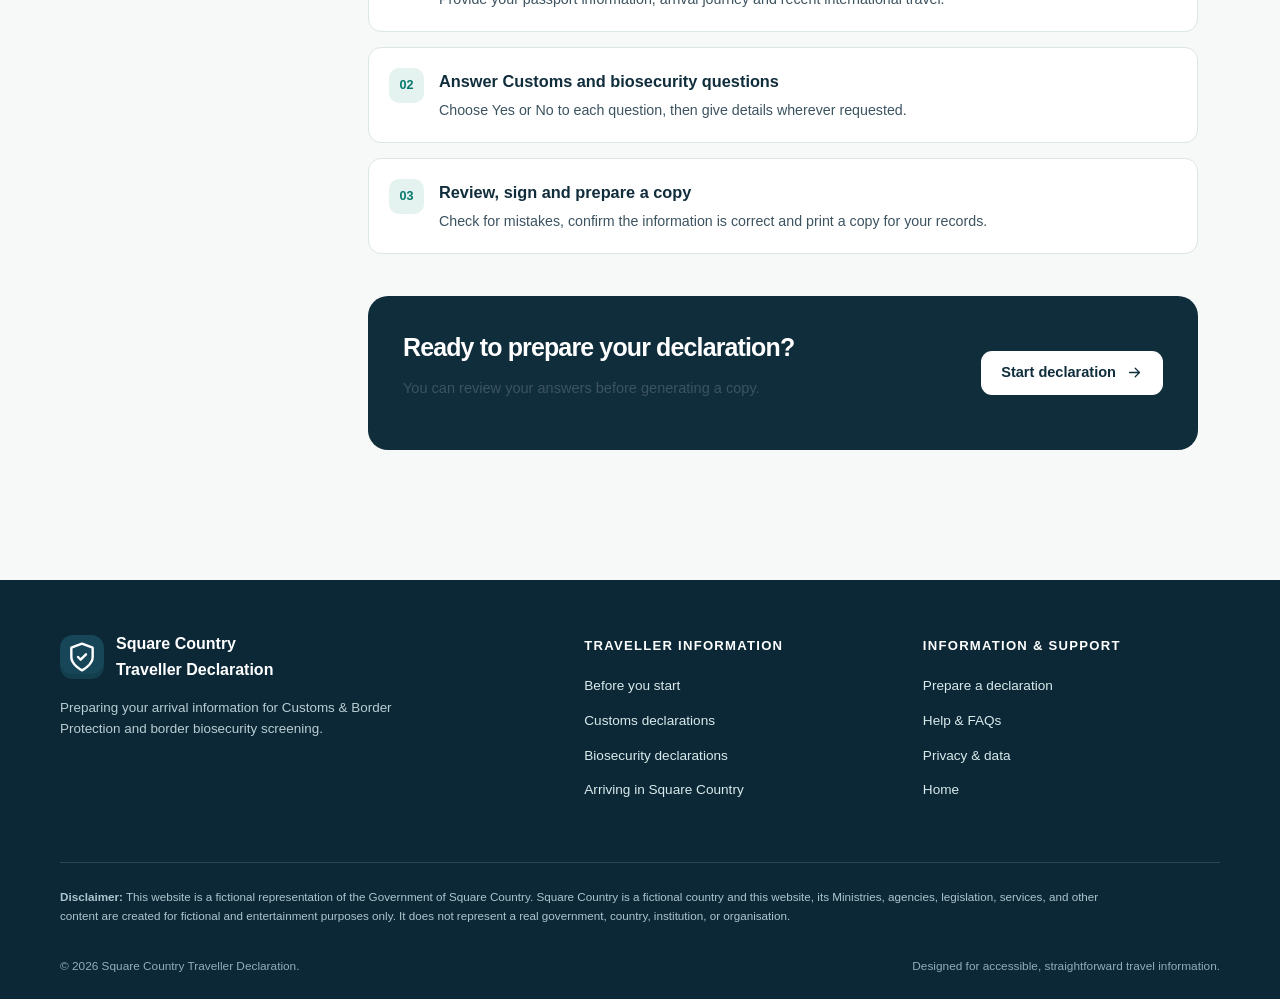
<file: before-you-begin.html>
<!doctype html><html lang="en"><head><meta charset="utf-8"><meta name="viewport" content="width=device-width,initial-scale=1"><meta name="theme-color" content="#102d3c"><meta name="description" content="Find out what you need to prepare and how the traveller declaration process works."><title>Before you start | Square Country Traveller Declaration</title><link rel="icon" type="image/svg+xml" href="assets/favicon.svg"><link rel="stylesheet" href="assets/css/styles.css"></head><body><a href="#main" class="skip-link">Skip to main content</a><svg xmlns="http://www.w3.org/2000/svg" class="sr-only" aria-hidden="true" width="0" height="0"><defs><symbol viewBox="0 0 24 24" id="ic-shield" fill="none" stroke="currentColor" stroke-width="1.8" stroke-linecap="round" stroke-linejoin="round"><path d="M12 22s8-4 8-10V5l-8-3-8 3v7c0 6 8 10 8 10Z"/><path d="m9 12 2 2 4-4"/></symbol><symbol viewBox="0 0 24 24" id="ic-arrow" fill="none" stroke="currentColor" stroke-width="1.8" stroke-linecap="round" stroke-linejoin="round"><path d="M5 12h14m-6-6 6 6-6 6"/></symbol><symbol viewBox="0 0 24 24" id="ic-chevron" fill="none" stroke="currentColor" stroke-width="1.8" stroke-linecap="round" stroke-linejoin="round"><path d="m9 18 6-6-6-6"/></symbol><symbol viewBox="0 0 24 24" id="ic-check" fill="none" stroke="currentColor" stroke-width="1.8" stroke-linecap="round" stroke-linejoin="round"><path d="m4 12 5 5L20 6"/></symbol><symbol viewBox="0 0 24 24" id="ic-check-circle" fill="none" stroke="currentColor" stroke-width="1.8" stroke-linecap="round" stroke-linejoin="round"><circle cx="12" cy="12" r="10"/><path d="m8 12 3 3 5-6"/></symbol><symbol viewBox="0 0 24 24" id="ic-globe" fill="none" stroke="currentColor" stroke-width="1.8" stroke-linecap="round" stroke-linejoin="round"><circle cx="12" cy="12" r="10"/><path d="M2 12h20M12 2a15 15 0 0 1 0 20M12 2a15 15 0 0 0 0 20"/></symbol><symbol viewBox="0 0 24 24" id="ic-file" fill="none" stroke="currentColor" stroke-width="1.8" stroke-linecap="round" stroke-linejoin="round"><path d="M14 2H6a2 2 0 0 0-2 2v16a2 2 0 0 0 2 2h12a2 2 0 0 0 2-2V8Z"/><path d="M14 2v6h6M8 13h8M8 17h8"/></symbol><symbol viewBox="0 0 24 24" id="ic-plane" fill="none" stroke="currentColor" stroke-width="1.8" stroke-linecap="round" stroke-linejoin="round"><path d="M17 21v-8l-5-3V3a2 2 0 0 0-4 0v7l-5 3v8l7-2 7 2Z" transform="translate(2 0)"/></symbol><symbol viewBox="0 0 24 24" id="ic-bag" fill="none" stroke="currentColor" stroke-width="1.8" stroke-linecap="round" stroke-linejoin="round"><rect width="16" height="16" x="4" y="6" rx="2"/><path d="M9 6V4a3 3 0 0 1 6 0v2M4 12h16"/></symbol><symbol viewBox="0 0 24 24" id="ic-leaf" fill="none" stroke="currentColor" stroke-width="1.8" stroke-linecap="round" stroke-linejoin="round"><path d="M20 4c-11 0-16 4-16 12a4 4 0 0 0 4 4c8 0 12-5 12-16Z"/><path d="M4 20c2-5 6-8 12-12"/></symbol><symbol viewBox="0 0 24 24" id="ic-help" fill="none" stroke="currentColor" stroke-width="1.8" stroke-linecap="round" stroke-linejoin="round"><circle cx="12" cy="12" r="10"/><path d="M9.2 9a3 3 0 1 1 5.3 2c-1.1.9-2.5 1.6-2.5 3.1M12 17.5h.01"/></symbol><symbol viewBox="0 0 24 24" id="ic-info" fill="none" stroke="currentColor" stroke-width="1.8" stroke-linecap="round" stroke-linejoin="round"><circle cx="12" cy="12" r="10"/><path d="M12 11v5M12 8h.01"/></symbol><symbol viewBox="0 0 24 24" id="ic-lock" fill="none" stroke="currentColor" stroke-width="1.8" stroke-linecap="round" stroke-linejoin="round"><rect x="4" y="10" width="16" height="12" rx="2"/><path d="M8 10V7a4 4 0 1 1 8 0v3"/></symbol><symbol viewBox="0 0 24 24" id="ic-calendar" fill="none" stroke="currentColor" stroke-width="1.8" stroke-linecap="round" stroke-linejoin="round"><rect x="3" y="5" width="18" height="16" rx="2"/><path d="M16 3v4M8 3v4M3 10h18"/></symbol><symbol viewBox="0 0 24 24" id="ic-clock" fill="none" stroke="currentColor" stroke-width="1.8" stroke-linecap="round" stroke-linejoin="round"><circle cx="12" cy="12" r="10"/><path d="M12 6v6l4 2"/></symbol><symbol viewBox="0 0 24 24" id="ic-menu" fill="none" stroke="currentColor" stroke-width="1.8" stroke-linecap="round" stroke-linejoin="round"><path d="M4 7h16M4 12h16M4 17h16"/></symbol><symbol viewBox="0 0 24 24" id="ic-download" fill="none" stroke="currentColor" stroke-width="1.8" stroke-linecap="round" stroke-linejoin="round"><path d="M12 3v12m-5-5 5 5 5-5M4 17v4h16v-4"/></symbol><symbol viewBox="0 0 24 24" id="ic-upload" fill="none" stroke="currentColor" stroke-width="1.8" stroke-linecap="round" stroke-linejoin="round"><path d="M12 17V5m-5 5 5-5 5 5M4 17v4h16v-4"/></symbol><symbol viewBox="0 0 24 24" id="ic-printer" fill="none" stroke="currentColor" stroke-width="1.8" stroke-linecap="round" stroke-linejoin="round"><path d="M6 9V3h12v6M6 18H4a2 2 0 0 1-2-2v-5a2 2 0 0 1 2-2h16a2 2 0 0 1 2 2v5a2 2 0 0 1-2 2h-2"/><path d="M6 15h12v7H6zM18 12h.01"/></symbol><symbol viewBox="0 0 24 24" id="ic-save" fill="none" stroke="currentColor" stroke-width="1.8" stroke-linecap="round" stroke-linejoin="round"><path d="M19 21H5a2 2 0 0 1-2-2V5a2 2 0 0 1 2-2h11l5 5v11a2 2 0 0 1-2 2Z"/><path d="M17 21v-8H7v8M7 3v5h8"/></symbol><symbol viewBox="0 0 24 24" id="ic-delete" fill="none" stroke="currentColor" stroke-width="1.8" stroke-linecap="round" stroke-linejoin="round"><path d="M3 6h18M8 6V4h8v2m3 0-1 16H6L5 6M10 10v8M14 10v8"/></symbol><symbol viewBox="0 0 24 24" id="ic-edit" fill="none" stroke="currentColor" stroke-width="1.8" stroke-linecap="round" stroke-linejoin="round"><path d="m16 4 4 4M3 21l4.6-1.1L20 7.5 16.5 4 4.1 16.4 3 21Z"/></symbol><symbol viewBox="0 0 24 24" id="ic-alert" fill="none" stroke="currentColor" stroke-width="1.8" stroke-linecap="round" stroke-linejoin="round"><path d="M12 3 2 21h20L12 3Z"/><path d="M12 9v5m0 3h.01"/></symbol><symbol viewBox="0 0 24 24" id="ic-pass" fill="none" stroke="currentColor" stroke-width="1.8" stroke-linecap="round" stroke-linejoin="round"><rect x="3" y="4" width="18" height="16" rx="2"/><circle cx="9" cy="11" r="2"/><path d="M5 17c1-2 7-2 8 0M15 9h4M15 13h4"/></symbol><symbol viewBox="0 0 24 24" id="ic-pin" fill="none" stroke="currentColor" stroke-width="1.8" stroke-linecap="round" stroke-linejoin="round"><path d="M20 10c0 5-8 12-8 12S4 15 4 10a8 8 0 1 1 16 0Z"/><circle cx="12" cy="10" r="2.5"/></symbol><symbol viewBox="0 0 24 24" id="ic-users" fill="none" stroke="currentColor" stroke-width="1.8" stroke-linecap="round" stroke-linejoin="round"><circle cx="9" cy="8" r="3"/><path d="M3 20v-2a6 6 0 0 1 12 0v2M16 5a3 3 0 0 1 0 6M19 20v-2a6 6 0 0 0-3-5.2"/></symbol><symbol viewBox="0 0 24 24" id="ic-briefcase" fill="none" stroke="currentColor" stroke-width="1.8" stroke-linecap="round" stroke-linejoin="round"><rect x="3" y="7" width="18" height="14" rx="2"/><path d="M8 7V5a2 2 0 0 1 2-2h4a2 2 0 0 1 2 2v2M3 13c5 4 13 4 18 0"/></symbol><symbol viewBox="0 0 24 24" id="ic-home" fill="none" stroke="currentColor" stroke-width="1.8" stroke-linecap="round" stroke-linejoin="round"><path d="m3 10 9-7 9 7v10H3zM9 20v-7h6v7"/></symbol><symbol viewBox="0 0 24 24" id="ic-question" fill="none" stroke="currentColor" stroke-width="1.8" stroke-linecap="round" stroke-linejoin="round"><path d="M12 18h.01M9.1 9a3 3 0 1 1 5.1 2.2c-1.2.9-2.2 1.4-2.2 3"/><circle cx="12" cy="12" r="10"/></symbol><symbol viewBox="0 0 24 24" id="ic-search" fill="none" stroke="currentColor" stroke-width="1.8" stroke-linecap="round" stroke-linejoin="round"><circle cx="11" cy="11" r="7"/><path d="m16 16 5 5"/></symbol><symbol viewBox="0 0 24 24" id="ic-anchor" fill="none" stroke="currentColor" stroke-width="1.8" stroke-linecap="round" stroke-linejoin="round"><circle cx="12" cy="5" r="2"/><path d="M12 7v15M5 13H2a10 10 0 0 0 20 0h-3M5 9h14"/></symbol><symbol viewBox="0 0 24 24" id="ic-sparkles" fill="none" stroke="currentColor" stroke-width="1.8" stroke-linecap="round" stroke-linejoin="round"><path d="m12 2 2.3 7.7L22 12l-7.7 2.3L12 22l-2.3-7.7L2 12l7.7-2.3L12 2Z"/></symbol><symbol viewBox="0 0 24 24" id="ic-external" fill="none" stroke="currentColor" stroke-width="1.8" stroke-linecap="round" stroke-linejoin="round"><path d="M13 5h6v6M19 5l-9 9M19 13v6H5V5h6"/></symbol></defs></svg><div class="site-top">Square Country Government <span aria-hidden="true">·</span> Customs & Border Protection</div><header class="site-header"><div class="container header-row"><a href="index.html" class="brand" aria-label="Square Country Traveller Declaration home"><span class="brand-mark"><svg class="icon " aria-hidden="true"><use href="#ic-shield"></use></svg></span><span class="brand-copy"><span class="brand-top">Square Country</span><span class="brand-name">Traveller Declaration</span></span></a><nav class="desktop-nav" aria-label="Main navigation"><a href="index.html">Home</a><a href="before-you-begin.html" aria-current="page">Before you start</a><a href="customs.html">Customs</a><a href="biosecurity.html">Biosecurity</a><a href="help.html">Help</a></nav><a class="nav-action" href="declaration.html">Start declaration <svg class="icon icon-sm" aria-hidden="true"><use href="#ic-arrow"></use></svg></a><button type="button" class="mobile-toggle" id="mobile-toggle" aria-label="Open navigation" aria-expanded="false" aria-controls="mobile-nav"><svg class="icon " aria-hidden="true"><use href="#ic-menu"></use></svg></button></div><nav id="mobile-nav" class="mobile-nav" aria-label="Mobile navigation"><a href="index.html">Home</a><a href="declaration.html">Declare</a><a href="before-you-begin.html" aria-current="page">Before you start</a><a href="customs.html">Customs</a><a href="biosecurity.html">Biosecurity</a><a href="help.html">Help</a></nav></header><main id="main"><section class="info-hero"><div class="container"><div class="eyebrow light">Traveller guidance</div><h1>Before you start</h1><p>Find out what you need to prepare and how the traveller declaration process works.</p></div></section><div class="container page-layout"><aside class="side-nav" aria-label="Information pages"><h2>Traveller information</h2><a href="before-you-begin.html" aria-current="page">Before you start</a><a href="customs.html">Customs declarations</a><a href="biosecurity.html">Biosecurity declarations</a><a href="arriving.html">Arriving in Square Country</a><a href="help.html">Questions & answers</a><a href="privacy.html">Privacy & your data</a></aside><article class="article"><section class="article-section"><h2>What you need to begin</h2><p>Have these details handy before completing the declaration. The questions cover one traveller and their accompanied or unaccompanied belongings, including checked and cabin baggage.</p><div class="article-card-grid"><div class="article-card"><svg class="icon icon-lg" aria-hidden="true"><use href="#ic-pass"></use></svg><h3>Passport and identity</h3><p>Full name as shown in the passport, date of birth, nationality, passport number, issuing country and expiry date.</p></div><div class="article-card"><svg class="icon icon-lg" aria-hidden="true"><use href="#ic-plane"></use></svg><h3>Journey details</h3><p>Arrival date, flight number or vessel name, departure location, arrival port, and the first place you will stay.</p></div><div class="article-card"><svg class="icon icon-lg" aria-hidden="true"><use href="#ic-globe"></use></svg><h3>Recent travel history</h3><p>Countries and territories visited or transited through during the 30 days before your arrival, including dates where known.</p></div><div class="article-card"><svg class="icon icon-lg" aria-hidden="true"><use href="#ic-bag"></use></svg><h3>What is in your bags</h3><p>Purchases, gifts, food, plants, animal products, outdoor gear, medicines, currency and any items carried for others.</p></div></div></section><section class="article-section"><h2>Who completes a declaration?</h2><p>Every traveller preparing to enter Square Country should have their own declaration, including citizens returning home, overseas visitors, children and infants. A parent, guardian or other trusted person may assist someone in completing their answers.</p><p>For children, the parent or guardian should check what is inside their luggage and sign the final confirmation on their behalf.</p></section><section class="article-section"><h2>When should you prepare it?</h2><p>Prepare the information once your journey and arrival details are known, and review it if your flight or vessel details change. This site does not set an official submission deadline or provide border-agency transmission; it allows you to prepare and print a complete copy.</p><div class="callout"><svg class="icon " aria-hidden="true"><use href="#ic-info"></use></svg><div><strong>Before you begin</strong><p>Travellers may still be asked questions or requested to show belongings at the border. The declaration is not a visa, passport or permission to enter Square Country.</p></div></div></section><section class="article-section"><h2>How the form works</h2><div class="steps-list"><div class="process-item"><span class="step-num">01</span><div><h3>Enter your personal and travel information</h3><p>Provide your passport information, arrival journey and recent international travel.</p></div></div><div class="process-item"><span class="step-num">02</span><div><h3>Answer Customs and biosecurity questions</h3><p>Choose Yes or No to each question, then give details wherever requested.</p></div></div><div class="process-item"><span class="step-num">03</span><div><h3>Review, sign and prepare a copy</h3><p>Check for mistakes, confirm the information is correct and print a copy for your records.</p></div></div></div></section><div class="bottom-cta" style="margin:42px 0 0"><div><h2>Ready to prepare your declaration?</h2><p>You can review your answers before generating a copy.</p></div><a class="btn btn-white" href="declaration.html">Start declaration <svg class="icon " aria-hidden="true"><use href="#ic-arrow"></use></svg></a></div></article></div></main><footer class="site-footer"><div class="container"><div class="footer-main"><div><div class="footer-brand"><span class="brand-mark"><svg class="icon " aria-hidden="true"><use href="#ic-shield"></use></svg></span><span>Square Country<br>Traveller Declaration</span></div><p>Preparing your arrival information for Customs & Border Protection and border biosecurity screening.</p></div><div><h3>Traveller information</h3><ul><li><a href="before-you-begin.html">Before you start</a></li><li><a href="customs.html">Customs declarations</a></li><li><a href="biosecurity.html">Biosecurity declarations</a></li><li><a href="arriving.html">Arriving in Square Country</a></li></ul></div><div><h3>Information & support</h3><ul><li><a href="declaration.html">Prepare a declaration</a></li><li><a href="help.html">Help & FAQs</a></li><li><a href="privacy.html">Privacy & data</a></li><li><a href="index.html">Home</a></li></ul></div></div><div class="footer-disclaimer"><p><strong>Disclaimer:</strong> This website is a fictional representation of the Government of Square Country. Square Country is a fictional country and this website, its Ministries, agencies, legislation, services, and other content are created for fictional and entertainment purposes only. It does not represent a real government, country, institution, or organisation.</p></div><div class="footer-end"><span>© 2026 Square Country Traveller Declaration.</span><span>Designed for accessible, straightforward travel information.</span></div></div></footer><script defer src="assets/js/site.js"></script></body></html>
</file>
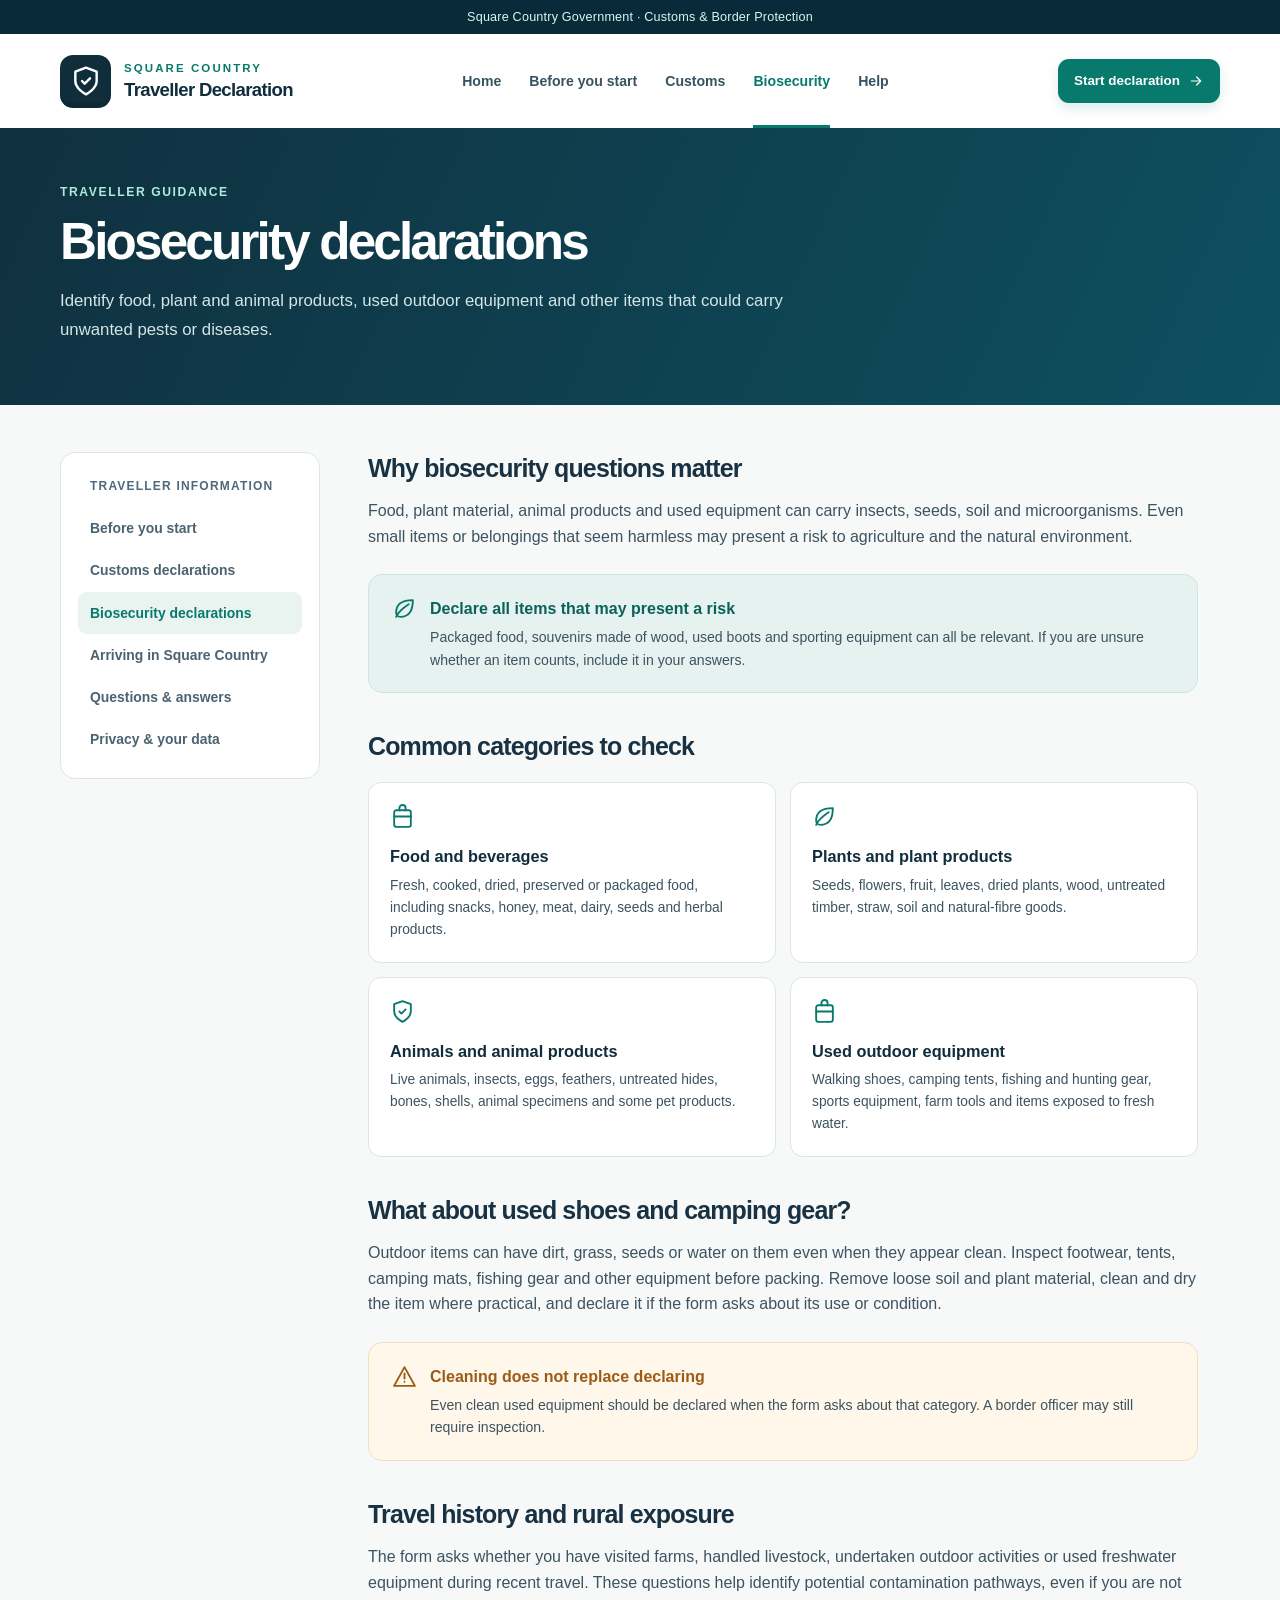
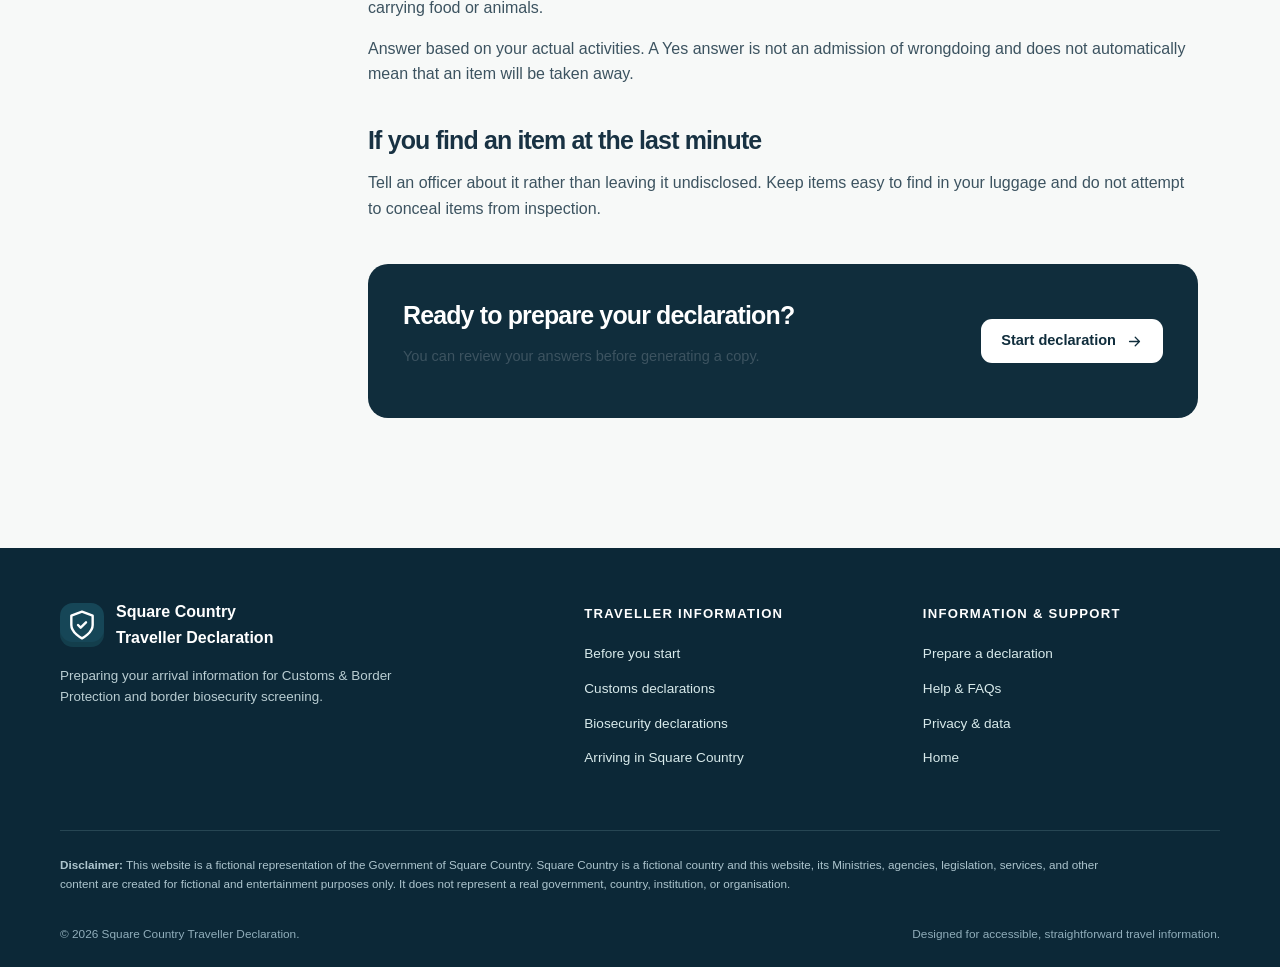
<file: biosecurity.html>
<!doctype html><html lang="en"><head><meta charset="utf-8"><meta name="viewport" content="width=device-width,initial-scale=1"><meta name="theme-color" content="#102d3c"><meta name="description" content="Identify food, plant and animal products, used outdoor equipment and other items that could carry unwanted pests or diseases."><title>Biosecurity declarations | Square Country Traveller Declaration</title><link rel="icon" type="image/svg+xml" href="assets/favicon.svg"><link rel="stylesheet" href="assets/css/styles.css"></head><body><a href="#main" class="skip-link">Skip to main content</a><svg xmlns="http://www.w3.org/2000/svg" class="sr-only" aria-hidden="true" width="0" height="0"><defs><symbol viewBox="0 0 24 24" id="ic-shield" fill="none" stroke="currentColor" stroke-width="1.8" stroke-linecap="round" stroke-linejoin="round"><path d="M12 22s8-4 8-10V5l-8-3-8 3v7c0 6 8 10 8 10Z"/><path d="m9 12 2 2 4-4"/></symbol><symbol viewBox="0 0 24 24" id="ic-arrow" fill="none" stroke="currentColor" stroke-width="1.8" stroke-linecap="round" stroke-linejoin="round"><path d="M5 12h14m-6-6 6 6-6 6"/></symbol><symbol viewBox="0 0 24 24" id="ic-chevron" fill="none" stroke="currentColor" stroke-width="1.8" stroke-linecap="round" stroke-linejoin="round"><path d="m9 18 6-6-6-6"/></symbol><symbol viewBox="0 0 24 24" id="ic-check" fill="none" stroke="currentColor" stroke-width="1.8" stroke-linecap="round" stroke-linejoin="round"><path d="m4 12 5 5L20 6"/></symbol><symbol viewBox="0 0 24 24" id="ic-check-circle" fill="none" stroke="currentColor" stroke-width="1.8" stroke-linecap="round" stroke-linejoin="round"><circle cx="12" cy="12" r="10"/><path d="m8 12 3 3 5-6"/></symbol><symbol viewBox="0 0 24 24" id="ic-globe" fill="none" stroke="currentColor" stroke-width="1.8" stroke-linecap="round" stroke-linejoin="round"><circle cx="12" cy="12" r="10"/><path d="M2 12h20M12 2a15 15 0 0 1 0 20M12 2a15 15 0 0 0 0 20"/></symbol><symbol viewBox="0 0 24 24" id="ic-file" fill="none" stroke="currentColor" stroke-width="1.8" stroke-linecap="round" stroke-linejoin="round"><path d="M14 2H6a2 2 0 0 0-2 2v16a2 2 0 0 0 2 2h12a2 2 0 0 0 2-2V8Z"/><path d="M14 2v6h6M8 13h8M8 17h8"/></symbol><symbol viewBox="0 0 24 24" id="ic-plane" fill="none" stroke="currentColor" stroke-width="1.8" stroke-linecap="round" stroke-linejoin="round"><path d="M17 21v-8l-5-3V3a2 2 0 0 0-4 0v7l-5 3v8l7-2 7 2Z" transform="translate(2 0)"/></symbol><symbol viewBox="0 0 24 24" id="ic-bag" fill="none" stroke="currentColor" stroke-width="1.8" stroke-linecap="round" stroke-linejoin="round"><rect width="16" height="16" x="4" y="6" rx="2"/><path d="M9 6V4a3 3 0 0 1 6 0v2M4 12h16"/></symbol><symbol viewBox="0 0 24 24" id="ic-leaf" fill="none" stroke="currentColor" stroke-width="1.8" stroke-linecap="round" stroke-linejoin="round"><path d="M20 4c-11 0-16 4-16 12a4 4 0 0 0 4 4c8 0 12-5 12-16Z"/><path d="M4 20c2-5 6-8 12-12"/></symbol><symbol viewBox="0 0 24 24" id="ic-help" fill="none" stroke="currentColor" stroke-width="1.8" stroke-linecap="round" stroke-linejoin="round"><circle cx="12" cy="12" r="10"/><path d="M9.2 9a3 3 0 1 1 5.3 2c-1.1.9-2.5 1.6-2.5 3.1M12 17.5h.01"/></symbol><symbol viewBox="0 0 24 24" id="ic-info" fill="none" stroke="currentColor" stroke-width="1.8" stroke-linecap="round" stroke-linejoin="round"><circle cx="12" cy="12" r="10"/><path d="M12 11v5M12 8h.01"/></symbol><symbol viewBox="0 0 24 24" id="ic-lock" fill="none" stroke="currentColor" stroke-width="1.8" stroke-linecap="round" stroke-linejoin="round"><rect x="4" y="10" width="16" height="12" rx="2"/><path d="M8 10V7a4 4 0 1 1 8 0v3"/></symbol><symbol viewBox="0 0 24 24" id="ic-calendar" fill="none" stroke="currentColor" stroke-width="1.8" stroke-linecap="round" stroke-linejoin="round"><rect x="3" y="5" width="18" height="16" rx="2"/><path d="M16 3v4M8 3v4M3 10h18"/></symbol><symbol viewBox="0 0 24 24" id="ic-clock" fill="none" stroke="currentColor" stroke-width="1.8" stroke-linecap="round" stroke-linejoin="round"><circle cx="12" cy="12" r="10"/><path d="M12 6v6l4 2"/></symbol><symbol viewBox="0 0 24 24" id="ic-menu" fill="none" stroke="currentColor" stroke-width="1.8" stroke-linecap="round" stroke-linejoin="round"><path d="M4 7h16M4 12h16M4 17h16"/></symbol><symbol viewBox="0 0 24 24" id="ic-download" fill="none" stroke="currentColor" stroke-width="1.8" stroke-linecap="round" stroke-linejoin="round"><path d="M12 3v12m-5-5 5 5 5-5M4 17v4h16v-4"/></symbol><symbol viewBox="0 0 24 24" id="ic-upload" fill="none" stroke="currentColor" stroke-width="1.8" stroke-linecap="round" stroke-linejoin="round"><path d="M12 17V5m-5 5 5-5 5 5M4 17v4h16v-4"/></symbol><symbol viewBox="0 0 24 24" id="ic-printer" fill="none" stroke="currentColor" stroke-width="1.8" stroke-linecap="round" stroke-linejoin="round"><path d="M6 9V3h12v6M6 18H4a2 2 0 0 1-2-2v-5a2 2 0 0 1 2-2h16a2 2 0 0 1 2 2v5a2 2 0 0 1-2 2h-2"/><path d="M6 15h12v7H6zM18 12h.01"/></symbol><symbol viewBox="0 0 24 24" id="ic-save" fill="none" stroke="currentColor" stroke-width="1.8" stroke-linecap="round" stroke-linejoin="round"><path d="M19 21H5a2 2 0 0 1-2-2V5a2 2 0 0 1 2-2h11l5 5v11a2 2 0 0 1-2 2Z"/><path d="M17 21v-8H7v8M7 3v5h8"/></symbol><symbol viewBox="0 0 24 24" id="ic-delete" fill="none" stroke="currentColor" stroke-width="1.8" stroke-linecap="round" stroke-linejoin="round"><path d="M3 6h18M8 6V4h8v2m3 0-1 16H6L5 6M10 10v8M14 10v8"/></symbol><symbol viewBox="0 0 24 24" id="ic-edit" fill="none" stroke="currentColor" stroke-width="1.8" stroke-linecap="round" stroke-linejoin="round"><path d="m16 4 4 4M3 21l4.6-1.1L20 7.5 16.5 4 4.1 16.4 3 21Z"/></symbol><symbol viewBox="0 0 24 24" id="ic-alert" fill="none" stroke="currentColor" stroke-width="1.8" stroke-linecap="round" stroke-linejoin="round"><path d="M12 3 2 21h20L12 3Z"/><path d="M12 9v5m0 3h.01"/></symbol><symbol viewBox="0 0 24 24" id="ic-pass" fill="none" stroke="currentColor" stroke-width="1.8" stroke-linecap="round" stroke-linejoin="round"><rect x="3" y="4" width="18" height="16" rx="2"/><circle cx="9" cy="11" r="2"/><path d="M5 17c1-2 7-2 8 0M15 9h4M15 13h4"/></symbol><symbol viewBox="0 0 24 24" id="ic-pin" fill="none" stroke="currentColor" stroke-width="1.8" stroke-linecap="round" stroke-linejoin="round"><path d="M20 10c0 5-8 12-8 12S4 15 4 10a8 8 0 1 1 16 0Z"/><circle cx="12" cy="10" r="2.5"/></symbol><symbol viewBox="0 0 24 24" id="ic-users" fill="none" stroke="currentColor" stroke-width="1.8" stroke-linecap="round" stroke-linejoin="round"><circle cx="9" cy="8" r="3"/><path d="M3 20v-2a6 6 0 0 1 12 0v2M16 5a3 3 0 0 1 0 6M19 20v-2a6 6 0 0 0-3-5.2"/></symbol><symbol viewBox="0 0 24 24" id="ic-briefcase" fill="none" stroke="currentColor" stroke-width="1.8" stroke-linecap="round" stroke-linejoin="round"><rect x="3" y="7" width="18" height="14" rx="2"/><path d="M8 7V5a2 2 0 0 1 2-2h4a2 2 0 0 1 2 2v2M3 13c5 4 13 4 18 0"/></symbol><symbol viewBox="0 0 24 24" id="ic-home" fill="none" stroke="currentColor" stroke-width="1.8" stroke-linecap="round" stroke-linejoin="round"><path d="m3 10 9-7 9 7v10H3zM9 20v-7h6v7"/></symbol><symbol viewBox="0 0 24 24" id="ic-question" fill="none" stroke="currentColor" stroke-width="1.8" stroke-linecap="round" stroke-linejoin="round"><path d="M12 18h.01M9.1 9a3 3 0 1 1 5.1 2.2c-1.2.9-2.2 1.4-2.2 3"/><circle cx="12" cy="12" r="10"/></symbol><symbol viewBox="0 0 24 24" id="ic-search" fill="none" stroke="currentColor" stroke-width="1.8" stroke-linecap="round" stroke-linejoin="round"><circle cx="11" cy="11" r="7"/><path d="m16 16 5 5"/></symbol><symbol viewBox="0 0 24 24" id="ic-anchor" fill="none" stroke="currentColor" stroke-width="1.8" stroke-linecap="round" stroke-linejoin="round"><circle cx="12" cy="5" r="2"/><path d="M12 7v15M5 13H2a10 10 0 0 0 20 0h-3M5 9h14"/></symbol><symbol viewBox="0 0 24 24" id="ic-sparkles" fill="none" stroke="currentColor" stroke-width="1.8" stroke-linecap="round" stroke-linejoin="round"><path d="m12 2 2.3 7.7L22 12l-7.7 2.3L12 22l-2.3-7.7L2 12l7.7-2.3L12 2Z"/></symbol><symbol viewBox="0 0 24 24" id="ic-external" fill="none" stroke="currentColor" stroke-width="1.8" stroke-linecap="round" stroke-linejoin="round"><path d="M13 5h6v6M19 5l-9 9M19 13v6H5V5h6"/></symbol></defs></svg><div class="site-top">Square Country Government <span aria-hidden="true">·</span> Customs & Border Protection</div><header class="site-header"><div class="container header-row"><a href="index.html" class="brand" aria-label="Square Country Traveller Declaration home"><span class="brand-mark"><svg class="icon " aria-hidden="true"><use href="#ic-shield"></use></svg></span><span class="brand-copy"><span class="brand-top">Square Country</span><span class="brand-name">Traveller Declaration</span></span></a><nav class="desktop-nav" aria-label="Main navigation"><a href="index.html">Home</a><a href="before-you-begin.html">Before you start</a><a href="customs.html">Customs</a><a href="biosecurity.html" aria-current="page">Biosecurity</a><a href="help.html">Help</a></nav><a class="nav-action" href="declaration.html">Start declaration <svg class="icon icon-sm" aria-hidden="true"><use href="#ic-arrow"></use></svg></a><button type="button" class="mobile-toggle" id="mobile-toggle" aria-label="Open navigation" aria-expanded="false" aria-controls="mobile-nav"><svg class="icon " aria-hidden="true"><use href="#ic-menu"></use></svg></button></div><nav id="mobile-nav" class="mobile-nav" aria-label="Mobile navigation"><a href="index.html">Home</a><a href="declaration.html">Declare</a><a href="before-you-begin.html">Before you start</a><a href="customs.html">Customs</a><a href="biosecurity.html" aria-current="page">Biosecurity</a><a href="help.html">Help</a></nav></header><main id="main"><section class="info-hero"><div class="container"><div class="eyebrow light">Traveller guidance</div><h1>Biosecurity declarations</h1><p>Identify food, plant and animal products, used outdoor equipment and other items that could carry unwanted pests or diseases.</p></div></section><div class="container page-layout"><aside class="side-nav" aria-label="Information pages"><h2>Traveller information</h2><a href="before-you-begin.html">Before you start</a><a href="customs.html">Customs declarations</a><a href="biosecurity.html" aria-current="page">Biosecurity declarations</a><a href="arriving.html">Arriving in Square Country</a><a href="help.html">Questions & answers</a><a href="privacy.html">Privacy & your data</a></aside><article class="article"><section class="article-section"><h2>Why biosecurity questions matter</h2><p>Food, plant material, animal products and used equipment can carry insects, seeds, soil and microorganisms. Even small items or belongings that seem harmless may present a risk to agriculture and the natural environment.</p><div class="callout"><svg class="icon " aria-hidden="true"><use href="#ic-leaf"></use></svg><div><strong>Declare all items that may present a risk</strong><p>Packaged food, souvenirs made of wood, used boots and sporting equipment can all be relevant. If you are unsure whether an item counts, include it in your answers.</p></div></div></section><section class="article-section"><h2>Common categories to check</h2><div class="article-card-grid"><div class="article-card"><svg class="icon icon-lg" aria-hidden="true"><use href="#ic-bag"></use></svg><h3>Food and beverages</h3><p>Fresh, cooked, dried, preserved or packaged food, including snacks, honey, meat, dairy, seeds and herbal products.</p></div><div class="article-card"><svg class="icon icon-lg" aria-hidden="true"><use href="#ic-leaf"></use></svg><h3>Plants and plant products</h3><p>Seeds, flowers, fruit, leaves, dried plants, wood, untreated timber, straw, soil and natural-fibre goods.</p></div><div class="article-card"><svg class="icon icon-lg" aria-hidden="true"><use href="#ic-shield"></use></svg><h3>Animals and animal products</h3><p>Live animals, insects, eggs, feathers, untreated hides, bones, shells, animal specimens and some pet products.</p></div><div class="article-card"><svg class="icon icon-lg" aria-hidden="true"><use href="#ic-bag"></use></svg><h3>Used outdoor equipment</h3><p>Walking shoes, camping tents, fishing and hunting gear, sports equipment, farm tools and items exposed to fresh water.</p></div></div></section><section class="article-section"><h2>What about used shoes and camping gear?</h2><p>Outdoor items can have dirt, grass, seeds or water on them even when they appear clean. Inspect footwear, tents, camping mats, fishing gear and other equipment before packing. Remove loose soil and plant material, clean and dry the item where practical, and declare it if the form asks about its use or condition.</p><div class="callout warning"><svg class="icon " aria-hidden="true"><use href="#ic-alert"></use></svg><div><strong>Cleaning does not replace declaring</strong><p>Even clean used equipment should be declared when the form asks about that category. A border officer may still require inspection.</p></div></div></section><section class="article-section"><h2>Travel history and rural exposure</h2><p>The form asks whether you have visited farms, handled livestock, undertaken outdoor activities or used freshwater equipment during recent travel. These questions help identify potential contamination pathways, even if you are not carrying food or animals.</p><p>Answer based on your actual activities. A Yes answer is not an admission of wrongdoing and does not automatically mean that an item will be taken away.</p></section><section class="article-section"><h2>If you find an item at the last minute</h2><p>Tell an officer about it rather than leaving it undisclosed. Keep items easy to find in your luggage and do not attempt to conceal items from inspection.</p></section><div class="bottom-cta" style="margin:42px 0 0"><div><h2>Ready to prepare your declaration?</h2><p>You can review your answers before generating a copy.</p></div><a class="btn btn-white" href="declaration.html">Start declaration <svg class="icon " aria-hidden="true"><use href="#ic-arrow"></use></svg></a></div></article></div></main><footer class="site-footer"><div class="container"><div class="footer-main"><div><div class="footer-brand"><span class="brand-mark"><svg class="icon " aria-hidden="true"><use href="#ic-shield"></use></svg></span><span>Square Country<br>Traveller Declaration</span></div><p>Preparing your arrival information for Customs & Border Protection and border biosecurity screening.</p></div><div><h3>Traveller information</h3><ul><li><a href="before-you-begin.html">Before you start</a></li><li><a href="customs.html">Customs declarations</a></li><li><a href="biosecurity.html">Biosecurity declarations</a></li><li><a href="arriving.html">Arriving in Square Country</a></li></ul></div><div><h3>Information & support</h3><ul><li><a href="declaration.html">Prepare a declaration</a></li><li><a href="help.html">Help & FAQs</a></li><li><a href="privacy.html">Privacy & data</a></li><li><a href="index.html">Home</a></li></ul></div></div><div class="footer-disclaimer"><p><strong>Disclaimer:</strong> This website is a fictional representation of the Government of Square Country. Square Country is a fictional country and this website, its Ministries, agencies, legislation, services, and other content are created for fictional and entertainment purposes only. It does not represent a real government, country, institution, or organisation.</p></div><div class="footer-end"><span>© 2026 Square Country Traveller Declaration.</span><span>Designed for accessible, straightforward travel information.</span></div></div></footer><script defer src="assets/js/site.js"></script></body></html>
</file>
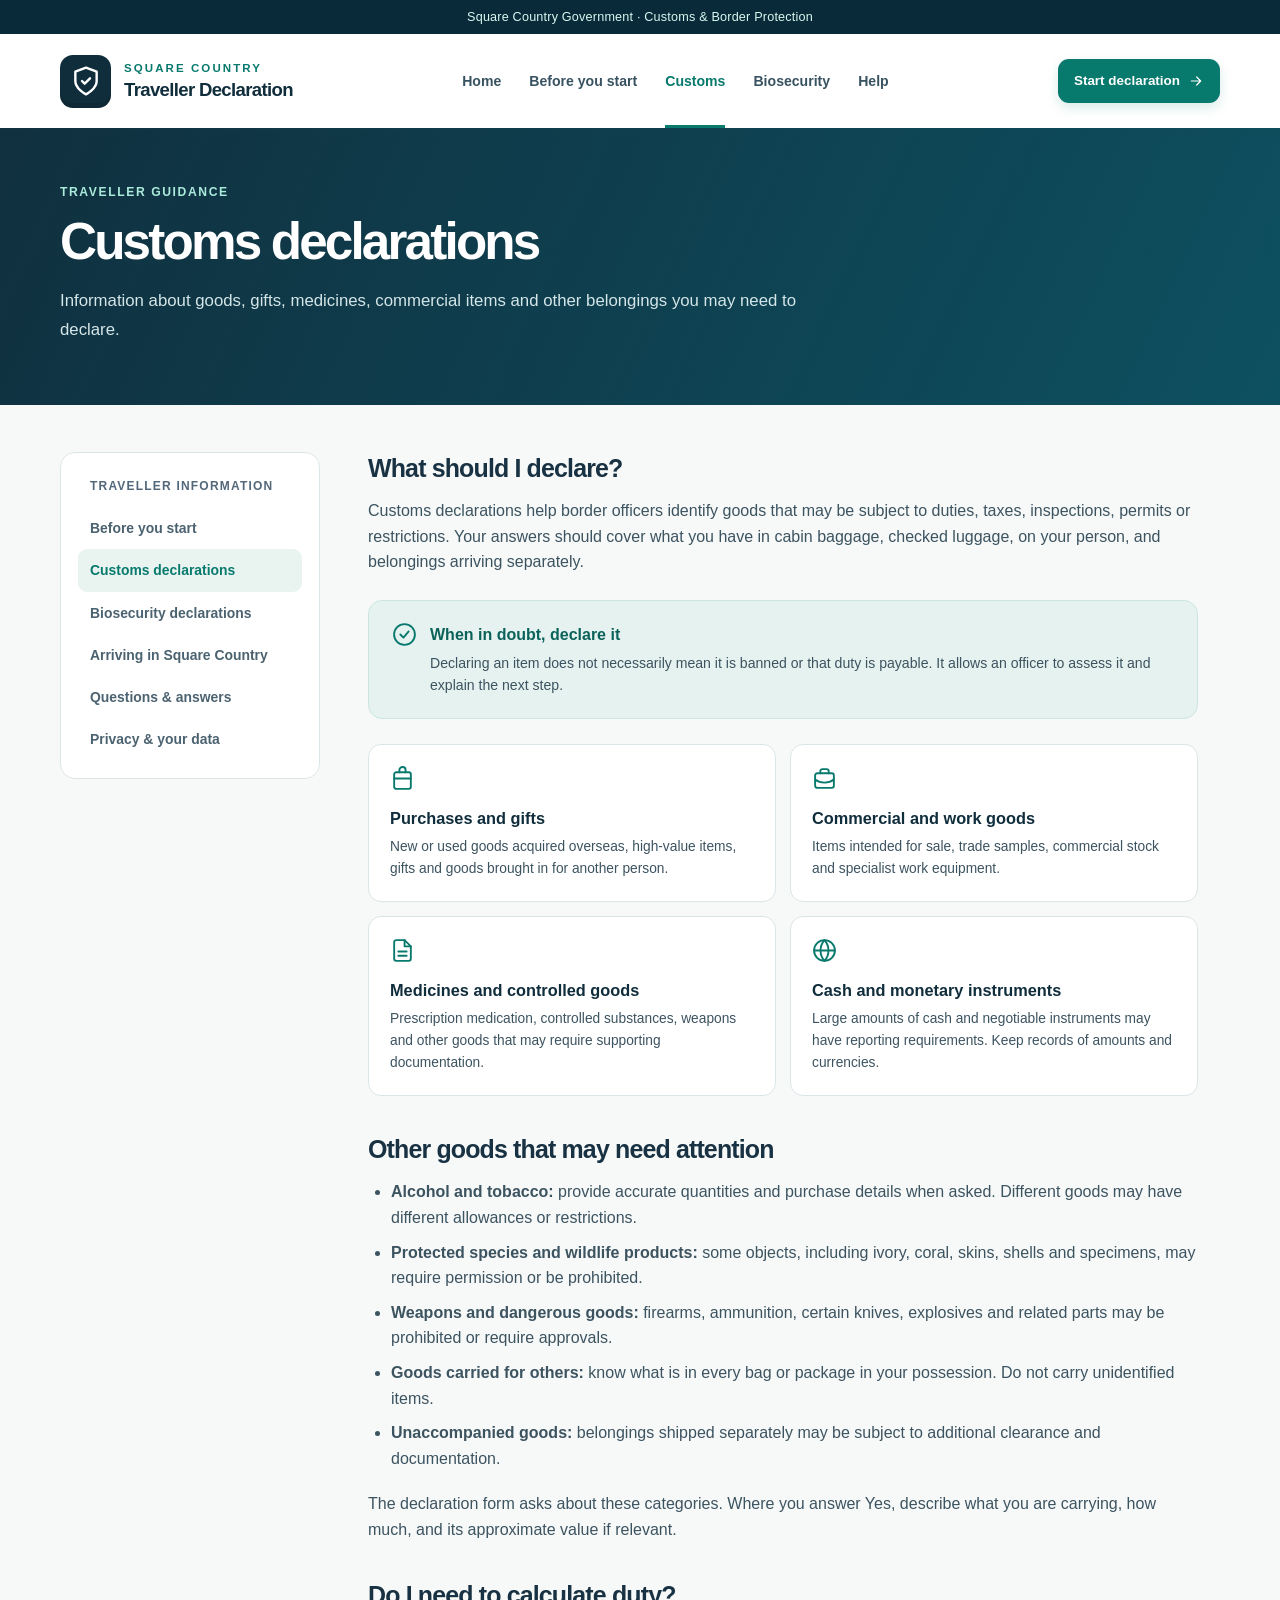
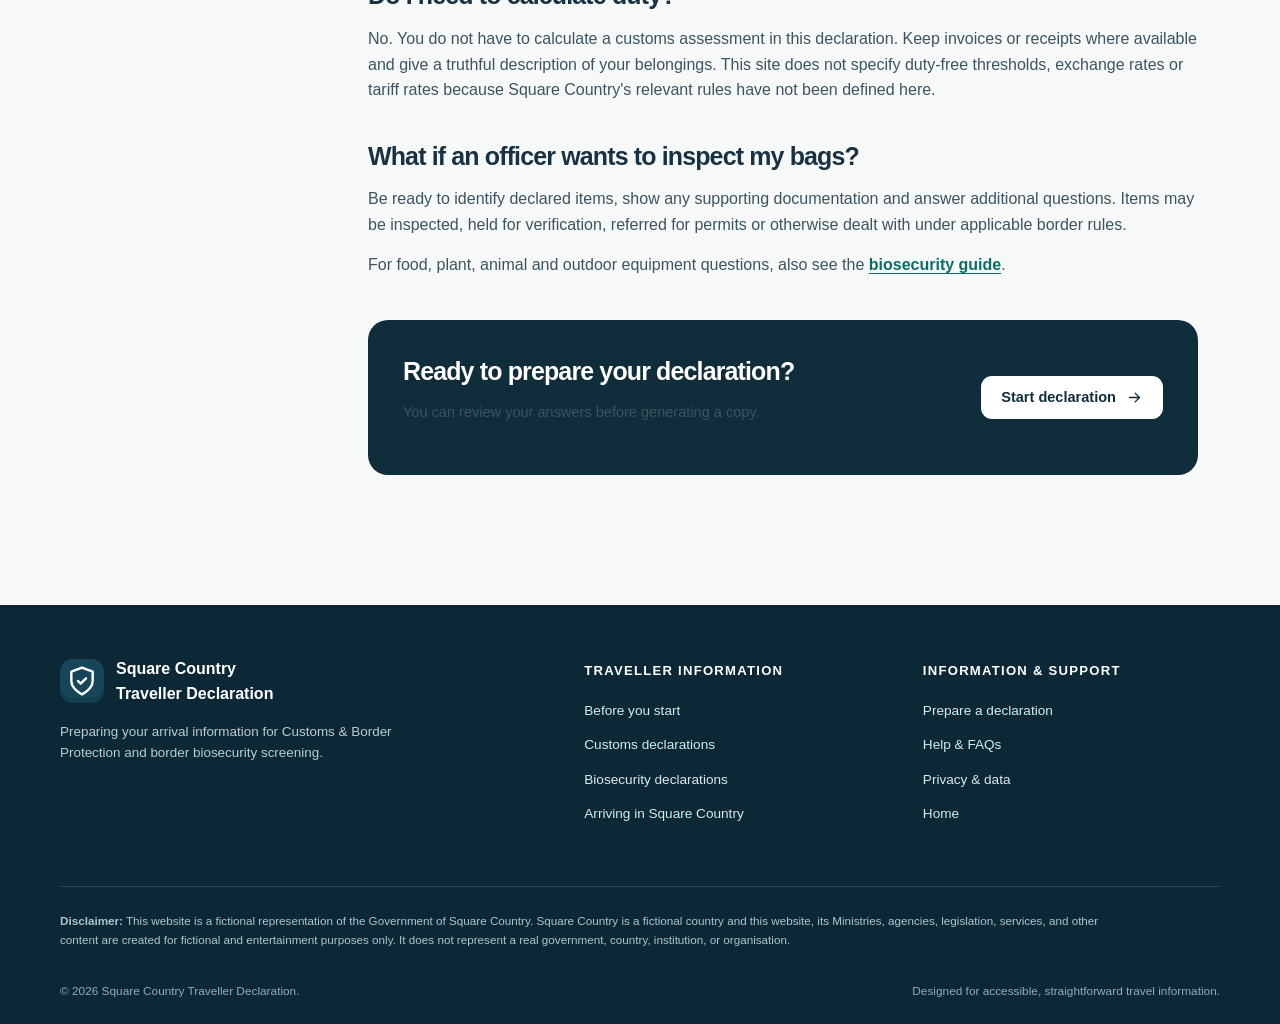
<file: customs.html>
<!doctype html><html lang="en"><head><meta charset="utf-8"><meta name="viewport" content="width=device-width,initial-scale=1"><meta name="theme-color" content="#102d3c"><meta name="description" content="Information about goods, gifts, medicines, commercial items and other belongings you may need to declare."><title>Customs declarations | Square Country Traveller Declaration</title><link rel="icon" type="image/svg+xml" href="assets/favicon.svg"><link rel="stylesheet" href="assets/css/styles.css"></head><body><a href="#main" class="skip-link">Skip to main content</a><svg xmlns="http://www.w3.org/2000/svg" class="sr-only" aria-hidden="true" width="0" height="0"><defs><symbol viewBox="0 0 24 24" id="ic-shield" fill="none" stroke="currentColor" stroke-width="1.8" stroke-linecap="round" stroke-linejoin="round"><path d="M12 22s8-4 8-10V5l-8-3-8 3v7c0 6 8 10 8 10Z"/><path d="m9 12 2 2 4-4"/></symbol><symbol viewBox="0 0 24 24" id="ic-arrow" fill="none" stroke="currentColor" stroke-width="1.8" stroke-linecap="round" stroke-linejoin="round"><path d="M5 12h14m-6-6 6 6-6 6"/></symbol><symbol viewBox="0 0 24 24" id="ic-chevron" fill="none" stroke="currentColor" stroke-width="1.8" stroke-linecap="round" stroke-linejoin="round"><path d="m9 18 6-6-6-6"/></symbol><symbol viewBox="0 0 24 24" id="ic-check" fill="none" stroke="currentColor" stroke-width="1.8" stroke-linecap="round" stroke-linejoin="round"><path d="m4 12 5 5L20 6"/></symbol><symbol viewBox="0 0 24 24" id="ic-check-circle" fill="none" stroke="currentColor" stroke-width="1.8" stroke-linecap="round" stroke-linejoin="round"><circle cx="12" cy="12" r="10"/><path d="m8 12 3 3 5-6"/></symbol><symbol viewBox="0 0 24 24" id="ic-globe" fill="none" stroke="currentColor" stroke-width="1.8" stroke-linecap="round" stroke-linejoin="round"><circle cx="12" cy="12" r="10"/><path d="M2 12h20M12 2a15 15 0 0 1 0 20M12 2a15 15 0 0 0 0 20"/></symbol><symbol viewBox="0 0 24 24" id="ic-file" fill="none" stroke="currentColor" stroke-width="1.8" stroke-linecap="round" stroke-linejoin="round"><path d="M14 2H6a2 2 0 0 0-2 2v16a2 2 0 0 0 2 2h12a2 2 0 0 0 2-2V8Z"/><path d="M14 2v6h6M8 13h8M8 17h8"/></symbol><symbol viewBox="0 0 24 24" id="ic-plane" fill="none" stroke="currentColor" stroke-width="1.8" stroke-linecap="round" stroke-linejoin="round"><path d="M17 21v-8l-5-3V3a2 2 0 0 0-4 0v7l-5 3v8l7-2 7 2Z" transform="translate(2 0)"/></symbol><symbol viewBox="0 0 24 24" id="ic-bag" fill="none" stroke="currentColor" stroke-width="1.8" stroke-linecap="round" stroke-linejoin="round"><rect width="16" height="16" x="4" y="6" rx="2"/><path d="M9 6V4a3 3 0 0 1 6 0v2M4 12h16"/></symbol><symbol viewBox="0 0 24 24" id="ic-leaf" fill="none" stroke="currentColor" stroke-width="1.8" stroke-linecap="round" stroke-linejoin="round"><path d="M20 4c-11 0-16 4-16 12a4 4 0 0 0 4 4c8 0 12-5 12-16Z"/><path d="M4 20c2-5 6-8 12-12"/></symbol><symbol viewBox="0 0 24 24" id="ic-help" fill="none" stroke="currentColor" stroke-width="1.8" stroke-linecap="round" stroke-linejoin="round"><circle cx="12" cy="12" r="10"/><path d="M9.2 9a3 3 0 1 1 5.3 2c-1.1.9-2.5 1.6-2.5 3.1M12 17.5h.01"/></symbol><symbol viewBox="0 0 24 24" id="ic-info" fill="none" stroke="currentColor" stroke-width="1.8" stroke-linecap="round" stroke-linejoin="round"><circle cx="12" cy="12" r="10"/><path d="M12 11v5M12 8h.01"/></symbol><symbol viewBox="0 0 24 24" id="ic-lock" fill="none" stroke="currentColor" stroke-width="1.8" stroke-linecap="round" stroke-linejoin="round"><rect x="4" y="10" width="16" height="12" rx="2"/><path d="M8 10V7a4 4 0 1 1 8 0v3"/></symbol><symbol viewBox="0 0 24 24" id="ic-calendar" fill="none" stroke="currentColor" stroke-width="1.8" stroke-linecap="round" stroke-linejoin="round"><rect x="3" y="5" width="18" height="16" rx="2"/><path d="M16 3v4M8 3v4M3 10h18"/></symbol><symbol viewBox="0 0 24 24" id="ic-clock" fill="none" stroke="currentColor" stroke-width="1.8" stroke-linecap="round" stroke-linejoin="round"><circle cx="12" cy="12" r="10"/><path d="M12 6v6l4 2"/></symbol><symbol viewBox="0 0 24 24" id="ic-menu" fill="none" stroke="currentColor" stroke-width="1.8" stroke-linecap="round" stroke-linejoin="round"><path d="M4 7h16M4 12h16M4 17h16"/></symbol><symbol viewBox="0 0 24 24" id="ic-download" fill="none" stroke="currentColor" stroke-width="1.8" stroke-linecap="round" stroke-linejoin="round"><path d="M12 3v12m-5-5 5 5 5-5M4 17v4h16v-4"/></symbol><symbol viewBox="0 0 24 24" id="ic-upload" fill="none" stroke="currentColor" stroke-width="1.8" stroke-linecap="round" stroke-linejoin="round"><path d="M12 17V5m-5 5 5-5 5 5M4 17v4h16v-4"/></symbol><symbol viewBox="0 0 24 24" id="ic-printer" fill="none" stroke="currentColor" stroke-width="1.8" stroke-linecap="round" stroke-linejoin="round"><path d="M6 9V3h12v6M6 18H4a2 2 0 0 1-2-2v-5a2 2 0 0 1 2-2h16a2 2 0 0 1 2 2v5a2 2 0 0 1-2 2h-2"/><path d="M6 15h12v7H6zM18 12h.01"/></symbol><symbol viewBox="0 0 24 24" id="ic-save" fill="none" stroke="currentColor" stroke-width="1.8" stroke-linecap="round" stroke-linejoin="round"><path d="M19 21H5a2 2 0 0 1-2-2V5a2 2 0 0 1 2-2h11l5 5v11a2 2 0 0 1-2 2Z"/><path d="M17 21v-8H7v8M7 3v5h8"/></symbol><symbol viewBox="0 0 24 24" id="ic-delete" fill="none" stroke="currentColor" stroke-width="1.8" stroke-linecap="round" stroke-linejoin="round"><path d="M3 6h18M8 6V4h8v2m3 0-1 16H6L5 6M10 10v8M14 10v8"/></symbol><symbol viewBox="0 0 24 24" id="ic-edit" fill="none" stroke="currentColor" stroke-width="1.8" stroke-linecap="round" stroke-linejoin="round"><path d="m16 4 4 4M3 21l4.6-1.1L20 7.5 16.5 4 4.1 16.4 3 21Z"/></symbol><symbol viewBox="0 0 24 24" id="ic-alert" fill="none" stroke="currentColor" stroke-width="1.8" stroke-linecap="round" stroke-linejoin="round"><path d="M12 3 2 21h20L12 3Z"/><path d="M12 9v5m0 3h.01"/></symbol><symbol viewBox="0 0 24 24" id="ic-pass" fill="none" stroke="currentColor" stroke-width="1.8" stroke-linecap="round" stroke-linejoin="round"><rect x="3" y="4" width="18" height="16" rx="2"/><circle cx="9" cy="11" r="2"/><path d="M5 17c1-2 7-2 8 0M15 9h4M15 13h4"/></symbol><symbol viewBox="0 0 24 24" id="ic-pin" fill="none" stroke="currentColor" stroke-width="1.8" stroke-linecap="round" stroke-linejoin="round"><path d="M20 10c0 5-8 12-8 12S4 15 4 10a8 8 0 1 1 16 0Z"/><circle cx="12" cy="10" r="2.5"/></symbol><symbol viewBox="0 0 24 24" id="ic-users" fill="none" stroke="currentColor" stroke-width="1.8" stroke-linecap="round" stroke-linejoin="round"><circle cx="9" cy="8" r="3"/><path d="M3 20v-2a6 6 0 0 1 12 0v2M16 5a3 3 0 0 1 0 6M19 20v-2a6 6 0 0 0-3-5.2"/></symbol><symbol viewBox="0 0 24 24" id="ic-briefcase" fill="none" stroke="currentColor" stroke-width="1.8" stroke-linecap="round" stroke-linejoin="round"><rect x="3" y="7" width="18" height="14" rx="2"/><path d="M8 7V5a2 2 0 0 1 2-2h4a2 2 0 0 1 2 2v2M3 13c5 4 13 4 18 0"/></symbol><symbol viewBox="0 0 24 24" id="ic-home" fill="none" stroke="currentColor" stroke-width="1.8" stroke-linecap="round" stroke-linejoin="round"><path d="m3 10 9-7 9 7v10H3zM9 20v-7h6v7"/></symbol><symbol viewBox="0 0 24 24" id="ic-question" fill="none" stroke="currentColor" stroke-width="1.8" stroke-linecap="round" stroke-linejoin="round"><path d="M12 18h.01M9.1 9a3 3 0 1 1 5.1 2.2c-1.2.9-2.2 1.4-2.2 3"/><circle cx="12" cy="12" r="10"/></symbol><symbol viewBox="0 0 24 24" id="ic-search" fill="none" stroke="currentColor" stroke-width="1.8" stroke-linecap="round" stroke-linejoin="round"><circle cx="11" cy="11" r="7"/><path d="m16 16 5 5"/></symbol><symbol viewBox="0 0 24 24" id="ic-anchor" fill="none" stroke="currentColor" stroke-width="1.8" stroke-linecap="round" stroke-linejoin="round"><circle cx="12" cy="5" r="2"/><path d="M12 7v15M5 13H2a10 10 0 0 0 20 0h-3M5 9h14"/></symbol><symbol viewBox="0 0 24 24" id="ic-sparkles" fill="none" stroke="currentColor" stroke-width="1.8" stroke-linecap="round" stroke-linejoin="round"><path d="m12 2 2.3 7.7L22 12l-7.7 2.3L12 22l-2.3-7.7L2 12l7.7-2.3L12 2Z"/></symbol><symbol viewBox="0 0 24 24" id="ic-external" fill="none" stroke="currentColor" stroke-width="1.8" stroke-linecap="round" stroke-linejoin="round"><path d="M13 5h6v6M19 5l-9 9M19 13v6H5V5h6"/></symbol></defs></svg><div class="site-top">Square Country Government <span aria-hidden="true">·</span> Customs & Border Protection</div><header class="site-header"><div class="container header-row"><a href="index.html" class="brand" aria-label="Square Country Traveller Declaration home"><span class="brand-mark"><svg class="icon " aria-hidden="true"><use href="#ic-shield"></use></svg></span><span class="brand-copy"><span class="brand-top">Square Country</span><span class="brand-name">Traveller Declaration</span></span></a><nav class="desktop-nav" aria-label="Main navigation"><a href="index.html">Home</a><a href="before-you-begin.html">Before you start</a><a href="customs.html" aria-current="page">Customs</a><a href="biosecurity.html">Biosecurity</a><a href="help.html">Help</a></nav><a class="nav-action" href="declaration.html">Start declaration <svg class="icon icon-sm" aria-hidden="true"><use href="#ic-arrow"></use></svg></a><button type="button" class="mobile-toggle" id="mobile-toggle" aria-label="Open navigation" aria-expanded="false" aria-controls="mobile-nav"><svg class="icon " aria-hidden="true"><use href="#ic-menu"></use></svg></button></div><nav id="mobile-nav" class="mobile-nav" aria-label="Mobile navigation"><a href="index.html">Home</a><a href="declaration.html">Declare</a><a href="before-you-begin.html">Before you start</a><a href="customs.html" aria-current="page">Customs</a><a href="biosecurity.html">Biosecurity</a><a href="help.html">Help</a></nav></header><main id="main"><section class="info-hero"><div class="container"><div class="eyebrow light">Traveller guidance</div><h1>Customs declarations</h1><p>Information about goods, gifts, medicines, commercial items and other belongings you may need to declare.</p></div></section><div class="container page-layout"><aside class="side-nav" aria-label="Information pages"><h2>Traveller information</h2><a href="before-you-begin.html">Before you start</a><a href="customs.html" aria-current="page">Customs declarations</a><a href="biosecurity.html">Biosecurity declarations</a><a href="arriving.html">Arriving in Square Country</a><a href="help.html">Questions & answers</a><a href="privacy.html">Privacy & your data</a></aside><article class="article"><section class="article-section"><h2>What should I declare?</h2><p>Customs declarations help border officers identify goods that may be subject to duties, taxes, inspections, permits or restrictions. Your answers should cover what you have in cabin baggage, checked luggage, on your person, and belongings arriving separately.</p><div class="callout"><svg class="icon " aria-hidden="true"><use href="#ic-check-circle"></use></svg><div><strong>When in doubt, declare it</strong><p>Declaring an item does not necessarily mean it is banned or that duty is payable. It allows an officer to assess it and explain the next step.</p></div></div><div class="article-card-grid"><div class="article-card"><svg class="icon icon-lg" aria-hidden="true"><use href="#ic-bag"></use></svg><h3>Purchases and gifts</h3><p>New or used goods acquired overseas, high-value items, gifts and goods brought in for another person.</p></div><div class="article-card"><svg class="icon icon-lg" aria-hidden="true"><use href="#ic-briefcase"></use></svg><h3>Commercial and work goods</h3><p>Items intended for sale, trade samples, commercial stock and specialist work equipment.</p></div><div class="article-card"><svg class="icon icon-lg" aria-hidden="true"><use href="#ic-file"></use></svg><h3>Medicines and controlled goods</h3><p>Prescription medication, controlled substances, weapons and other goods that may require supporting documentation.</p></div><div class="article-card"><svg class="icon icon-lg" aria-hidden="true"><use href="#ic-globe"></use></svg><h3>Cash and monetary instruments</h3><p>Large amounts of cash and negotiable instruments may have reporting requirements. Keep records of amounts and currencies.</p></div></div></section><section class="article-section"><h2>Other goods that may need attention</h2><ul><li><strong>Alcohol and tobacco:</strong> provide accurate quantities and purchase details when asked. Different goods may have different allowances or restrictions.</li><li><strong>Protected species and wildlife products:</strong> some objects, including ivory, coral, skins, shells and specimens, may require permission or be prohibited.</li><li><strong>Weapons and dangerous goods:</strong> firearms, ammunition, certain knives, explosives and related parts may be prohibited or require approvals.</li><li><strong>Goods carried for others:</strong> know what is in every bag or package in your possession. Do not carry unidentified items.</li><li><strong>Unaccompanied goods:</strong> belongings shipped separately may be subject to additional clearance and documentation.</li></ul><p>The declaration form asks about these categories. Where you answer Yes, describe what you are carrying, how much, and its approximate value if relevant.</p></section><section class="article-section"><h2>Do I need to calculate duty?</h2><p>No. You do not have to calculate a customs assessment in this declaration. Keep invoices or receipts where available and give a truthful description of your belongings. This site does not specify duty-free thresholds, exchange rates or tariff rates because Square Country's relevant rules have not been defined here.</p></section><section class="article-section"><h2>What if an officer wants to inspect my bags?</h2><p>Be ready to identify declared items, show any supporting documentation and answer additional questions. Items may be inspected, held for verification, referred for permits or otherwise dealt with under applicable border rules.</p><p>For food, plant, animal and outdoor equipment questions, also see the <a class="text-link" href="biosecurity.html">biosecurity guide</a>.</p></section><div class="bottom-cta" style="margin:42px 0 0"><div><h2>Ready to prepare your declaration?</h2><p>You can review your answers before generating a copy.</p></div><a class="btn btn-white" href="declaration.html">Start declaration <svg class="icon " aria-hidden="true"><use href="#ic-arrow"></use></svg></a></div></article></div></main><footer class="site-footer"><div class="container"><div class="footer-main"><div><div class="footer-brand"><span class="brand-mark"><svg class="icon " aria-hidden="true"><use href="#ic-shield"></use></svg></span><span>Square Country<br>Traveller Declaration</span></div><p>Preparing your arrival information for Customs & Border Protection and border biosecurity screening.</p></div><div><h3>Traveller information</h3><ul><li><a href="before-you-begin.html">Before you start</a></li><li><a href="customs.html">Customs declarations</a></li><li><a href="biosecurity.html">Biosecurity declarations</a></li><li><a href="arriving.html">Arriving in Square Country</a></li></ul></div><div><h3>Information & support</h3><ul><li><a href="declaration.html">Prepare a declaration</a></li><li><a href="help.html">Help & FAQs</a></li><li><a href="privacy.html">Privacy & data</a></li><li><a href="index.html">Home</a></li></ul></div></div><div class="footer-disclaimer"><p><strong>Disclaimer:</strong> This website is a fictional representation of the Government of Square Country. Square Country is a fictional country and this website, its Ministries, agencies, legislation, services, and other content are created for fictional and entertainment purposes only. It does not represent a real government, country, institution, or organisation.</p></div><div class="footer-end"><span>© 2026 Square Country Traveller Declaration.</span><span>Designed for accessible, straightforward travel information.</span></div></div></footer><script defer src="assets/js/site.js"></script></body></html>
</file>
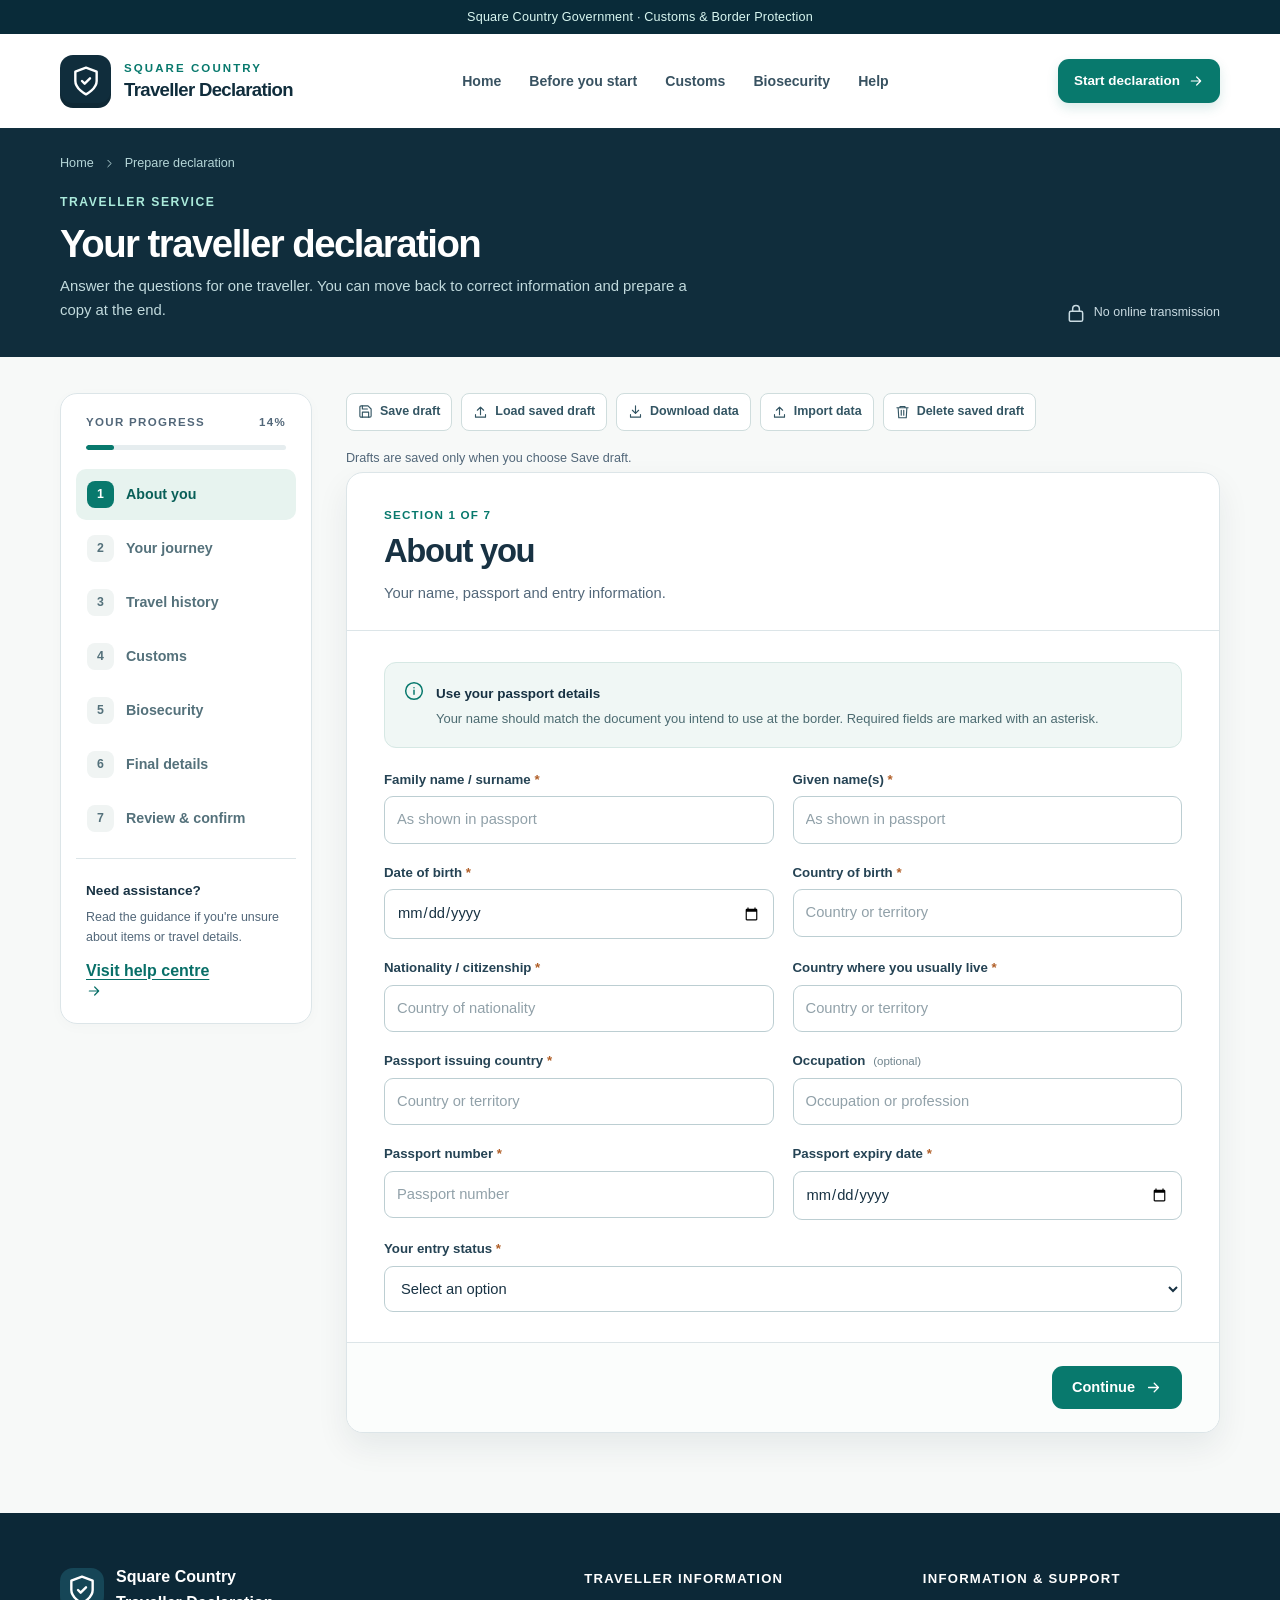
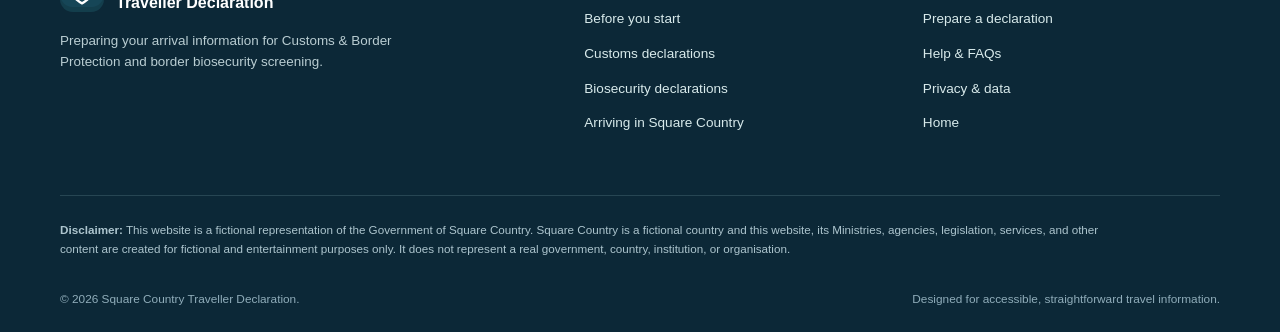
<file: declaration.html>
<!doctype html><html lang="en"><head><meta charset="utf-8"><meta name="viewport" content="width=device-width,initial-scale=1"><meta name="theme-color" content="#102d3c"><meta name="description" content="Complete the Square Country Traveller Declaration: passport, travel history, Customs and biosecurity."><title>Prepare your declaration | Square Country Traveller Declaration</title><link rel="icon" type="image/svg+xml" href="assets/favicon.svg"><link rel="stylesheet" href="assets/css/styles.css"></head><body><a href="#main" class="skip-link">Skip to main content</a><svg xmlns="http://www.w3.org/2000/svg" class="sr-only" aria-hidden="true" width="0" height="0"><defs><symbol viewBox="0 0 24 24" id="ic-shield" fill="none" stroke="currentColor" stroke-width="1.8" stroke-linecap="round" stroke-linejoin="round"><path d="M12 22s8-4 8-10V5l-8-3-8 3v7c0 6 8 10 8 10Z"/><path d="m9 12 2 2 4-4"/></symbol><symbol viewBox="0 0 24 24" id="ic-arrow" fill="none" stroke="currentColor" stroke-width="1.8" stroke-linecap="round" stroke-linejoin="round"><path d="M5 12h14m-6-6 6 6-6 6"/></symbol><symbol viewBox="0 0 24 24" id="ic-chevron" fill="none" stroke="currentColor" stroke-width="1.8" stroke-linecap="round" stroke-linejoin="round"><path d="m9 18 6-6-6-6"/></symbol><symbol viewBox="0 0 24 24" id="ic-check" fill="none" stroke="currentColor" stroke-width="1.8" stroke-linecap="round" stroke-linejoin="round"><path d="m4 12 5 5L20 6"/></symbol><symbol viewBox="0 0 24 24" id="ic-check-circle" fill="none" stroke="currentColor" stroke-width="1.8" stroke-linecap="round" stroke-linejoin="round"><circle cx="12" cy="12" r="10"/><path d="m8 12 3 3 5-6"/></symbol><symbol viewBox="0 0 24 24" id="ic-globe" fill="none" stroke="currentColor" stroke-width="1.8" stroke-linecap="round" stroke-linejoin="round"><circle cx="12" cy="12" r="10"/><path d="M2 12h20M12 2a15 15 0 0 1 0 20M12 2a15 15 0 0 0 0 20"/></symbol><symbol viewBox="0 0 24 24" id="ic-file" fill="none" stroke="currentColor" stroke-width="1.8" stroke-linecap="round" stroke-linejoin="round"><path d="M14 2H6a2 2 0 0 0-2 2v16a2 2 0 0 0 2 2h12a2 2 0 0 0 2-2V8Z"/><path d="M14 2v6h6M8 13h8M8 17h8"/></symbol><symbol viewBox="0 0 24 24" id="ic-plane" fill="none" stroke="currentColor" stroke-width="1.8" stroke-linecap="round" stroke-linejoin="round"><path d="M17 21v-8l-5-3V3a2 2 0 0 0-4 0v7l-5 3v8l7-2 7 2Z" transform="translate(2 0)"/></symbol><symbol viewBox="0 0 24 24" id="ic-bag" fill="none" stroke="currentColor" stroke-width="1.8" stroke-linecap="round" stroke-linejoin="round"><rect width="16" height="16" x="4" y="6" rx="2"/><path d="M9 6V4a3 3 0 0 1 6 0v2M4 12h16"/></symbol><symbol viewBox="0 0 24 24" id="ic-leaf" fill="none" stroke="currentColor" stroke-width="1.8" stroke-linecap="round" stroke-linejoin="round"><path d="M20 4c-11 0-16 4-16 12a4 4 0 0 0 4 4c8 0 12-5 12-16Z"/><path d="M4 20c2-5 6-8 12-12"/></symbol><symbol viewBox="0 0 24 24" id="ic-help" fill="none" stroke="currentColor" stroke-width="1.8" stroke-linecap="round" stroke-linejoin="round"><circle cx="12" cy="12" r="10"/><path d="M9.2 9a3 3 0 1 1 5.3 2c-1.1.9-2.5 1.6-2.5 3.1M12 17.5h.01"/></symbol><symbol viewBox="0 0 24 24" id="ic-info" fill="none" stroke="currentColor" stroke-width="1.8" stroke-linecap="round" stroke-linejoin="round"><circle cx="12" cy="12" r="10"/><path d="M12 11v5M12 8h.01"/></symbol><symbol viewBox="0 0 24 24" id="ic-lock" fill="none" stroke="currentColor" stroke-width="1.8" stroke-linecap="round" stroke-linejoin="round"><rect x="4" y="10" width="16" height="12" rx="2"/><path d="M8 10V7a4 4 0 1 1 8 0v3"/></symbol><symbol viewBox="0 0 24 24" id="ic-calendar" fill="none" stroke="currentColor" stroke-width="1.8" stroke-linecap="round" stroke-linejoin="round"><rect x="3" y="5" width="18" height="16" rx="2"/><path d="M16 3v4M8 3v4M3 10h18"/></symbol><symbol viewBox="0 0 24 24" id="ic-clock" fill="none" stroke="currentColor" stroke-width="1.8" stroke-linecap="round" stroke-linejoin="round"><circle cx="12" cy="12" r="10"/><path d="M12 6v6l4 2"/></symbol><symbol viewBox="0 0 24 24" id="ic-menu" fill="none" stroke="currentColor" stroke-width="1.8" stroke-linecap="round" stroke-linejoin="round"><path d="M4 7h16M4 12h16M4 17h16"/></symbol><symbol viewBox="0 0 24 24" id="ic-download" fill="none" stroke="currentColor" stroke-width="1.8" stroke-linecap="round" stroke-linejoin="round"><path d="M12 3v12m-5-5 5 5 5-5M4 17v4h16v-4"/></symbol><symbol viewBox="0 0 24 24" id="ic-upload" fill="none" stroke="currentColor" stroke-width="1.8" stroke-linecap="round" stroke-linejoin="round"><path d="M12 17V5m-5 5 5-5 5 5M4 17v4h16v-4"/></symbol><symbol viewBox="0 0 24 24" id="ic-printer" fill="none" stroke="currentColor" stroke-width="1.8" stroke-linecap="round" stroke-linejoin="round"><path d="M6 9V3h12v6M6 18H4a2 2 0 0 1-2-2v-5a2 2 0 0 1 2-2h16a2 2 0 0 1 2 2v5a2 2 0 0 1-2 2h-2"/><path d="M6 15h12v7H6zM18 12h.01"/></symbol><symbol viewBox="0 0 24 24" id="ic-save" fill="none" stroke="currentColor" stroke-width="1.8" stroke-linecap="round" stroke-linejoin="round"><path d="M19 21H5a2 2 0 0 1-2-2V5a2 2 0 0 1 2-2h11l5 5v11a2 2 0 0 1-2 2Z"/><path d="M17 21v-8H7v8M7 3v5h8"/></symbol><symbol viewBox="0 0 24 24" id="ic-delete" fill="none" stroke="currentColor" stroke-width="1.8" stroke-linecap="round" stroke-linejoin="round"><path d="M3 6h18M8 6V4h8v2m3 0-1 16H6L5 6M10 10v8M14 10v8"/></symbol><symbol viewBox="0 0 24 24" id="ic-edit" fill="none" stroke="currentColor" stroke-width="1.8" stroke-linecap="round" stroke-linejoin="round"><path d="m16 4 4 4M3 21l4.6-1.1L20 7.5 16.5 4 4.1 16.4 3 21Z"/></symbol><symbol viewBox="0 0 24 24" id="ic-alert" fill="none" stroke="currentColor" stroke-width="1.8" stroke-linecap="round" stroke-linejoin="round"><path d="M12 3 2 21h20L12 3Z"/><path d="M12 9v5m0 3h.01"/></symbol><symbol viewBox="0 0 24 24" id="ic-pass" fill="none" stroke="currentColor" stroke-width="1.8" stroke-linecap="round" stroke-linejoin="round"><rect x="3" y="4" width="18" height="16" rx="2"/><circle cx="9" cy="11" r="2"/><path d="M5 17c1-2 7-2 8 0M15 9h4M15 13h4"/></symbol><symbol viewBox="0 0 24 24" id="ic-pin" fill="none" stroke="currentColor" stroke-width="1.8" stroke-linecap="round" stroke-linejoin="round"><path d="M20 10c0 5-8 12-8 12S4 15 4 10a8 8 0 1 1 16 0Z"/><circle cx="12" cy="10" r="2.5"/></symbol><symbol viewBox="0 0 24 24" id="ic-users" fill="none" stroke="currentColor" stroke-width="1.8" stroke-linecap="round" stroke-linejoin="round"><circle cx="9" cy="8" r="3"/><path d="M3 20v-2a6 6 0 0 1 12 0v2M16 5a3 3 0 0 1 0 6M19 20v-2a6 6 0 0 0-3-5.2"/></symbol><symbol viewBox="0 0 24 24" id="ic-briefcase" fill="none" stroke="currentColor" stroke-width="1.8" stroke-linecap="round" stroke-linejoin="round"><rect x="3" y="7" width="18" height="14" rx="2"/><path d="M8 7V5a2 2 0 0 1 2-2h4a2 2 0 0 1 2 2v2M3 13c5 4 13 4 18 0"/></symbol><symbol viewBox="0 0 24 24" id="ic-home" fill="none" stroke="currentColor" stroke-width="1.8" stroke-linecap="round" stroke-linejoin="round"><path d="m3 10 9-7 9 7v10H3zM9 20v-7h6v7"/></symbol><symbol viewBox="0 0 24 24" id="ic-question" fill="none" stroke="currentColor" stroke-width="1.8" stroke-linecap="round" stroke-linejoin="round"><path d="M12 18h.01M9.1 9a3 3 0 1 1 5.1 2.2c-1.2.9-2.2 1.4-2.2 3"/><circle cx="12" cy="12" r="10"/></symbol><symbol viewBox="0 0 24 24" id="ic-search" fill="none" stroke="currentColor" stroke-width="1.8" stroke-linecap="round" stroke-linejoin="round"><circle cx="11" cy="11" r="7"/><path d="m16 16 5 5"/></symbol><symbol viewBox="0 0 24 24" id="ic-anchor" fill="none" stroke="currentColor" stroke-width="1.8" stroke-linecap="round" stroke-linejoin="round"><circle cx="12" cy="5" r="2"/><path d="M12 7v15M5 13H2a10 10 0 0 0 20 0h-3M5 9h14"/></symbol><symbol viewBox="0 0 24 24" id="ic-sparkles" fill="none" stroke="currentColor" stroke-width="1.8" stroke-linecap="round" stroke-linejoin="round"><path d="m12 2 2.3 7.7L22 12l-7.7 2.3L12 22l-2.3-7.7L2 12l7.7-2.3L12 2Z"/></symbol><symbol viewBox="0 0 24 24" id="ic-external" fill="none" stroke="currentColor" stroke-width="1.8" stroke-linecap="round" stroke-linejoin="round"><path d="M13 5h6v6M19 5l-9 9M19 13v6H5V5h6"/></symbol></defs></svg><div class="site-top">Square Country Government <span aria-hidden="true">·</span> Customs & Border Protection</div><header class="site-header"><div class="container header-row"><a href="index.html" class="brand" aria-label="Square Country Traveller Declaration home"><span class="brand-mark"><svg class="icon " aria-hidden="true"><use href="#ic-shield"></use></svg></span><span class="brand-copy"><span class="brand-top">Square Country</span><span class="brand-name">Traveller Declaration</span></span></a><nav class="desktop-nav" aria-label="Main navigation"><a href="index.html">Home</a><a href="before-you-begin.html">Before you start</a><a href="customs.html">Customs</a><a href="biosecurity.html">Biosecurity</a><a href="help.html">Help</a></nav><a class="nav-action" href="declaration.html">Start declaration <svg class="icon icon-sm" aria-hidden="true"><use href="#ic-arrow"></use></svg></a><button type="button" class="mobile-toggle" id="mobile-toggle" aria-label="Open navigation" aria-expanded="false" aria-controls="mobile-nav"><svg class="icon " aria-hidden="true"><use href="#ic-menu"></use></svg></button></div><nav id="mobile-nav" class="mobile-nav" aria-label="Mobile navigation"><a href="index.html">Home</a><a href="declaration.html" aria-current="page">Declare</a><a href="before-you-begin.html">Before you start</a><a href="customs.html">Customs</a><a href="biosecurity.html">Biosecurity</a><a href="help.html">Help</a></nav></header><main class="form-page" id="main"><div class="form-head"><div class="container"><div class="form-head-row"><div><div class="crumbs"><a href="index.html">Home</a><svg class="icon " aria-hidden="true"><use href="#ic-chevron"></use></svg><span>Prepare declaration</span></div><div class="eyebrow light">Traveller service</div><h1>Your traveller declaration</h1><p>Answer the questions for one traveller. You can move back to correct information and prepare a copy at the end.</p></div><div class="form-head-note"><svg class="icon " aria-hidden="true"><use href="#ic-lock"></use></svg> No online transmission</div></div></div></div><div class="container form-layout"><aside class="form-sidebar" aria-label="Declaration progress"><div class="sidebar-title">Your progress <span id="progress-pct" style="float:right">14%</span></div><div class="progress-track"><div class="progress-fill" id="progress-fill"></div></div><nav class="steps-nav" aria-label="Form sections"><button type="button" class="step-link active" data-nav-step="1" aria-current="step"><span class="step-badge">1</span><span>About you</span></button><button type="button" class="step-link" data-nav-step="2" aria-current="false"><span class="step-badge">2</span><span>Your journey</span></button><button type="button" class="step-link" data-nav-step="3" aria-current="false"><span class="step-badge">3</span><span>Travel history</span></button><button type="button" class="step-link" data-nav-step="4" aria-current="false"><span class="step-badge">4</span><span>Customs</span></button><button type="button" class="step-link" data-nav-step="5" aria-current="false"><span class="step-badge">5</span><span>Biosecurity</span></button><button type="button" class="step-link" data-nav-step="6" aria-current="false"><span class="step-badge">6</span><span>Final details</span></button><button type="button" class="step-link" data-nav-step="7" aria-current="false"><span class="step-badge">7</span><span>Review & confirm</span></button></nav><div class="sidebar-help"><strong>Need assistance?</strong><p>Read the guidance if you're unsure about items or travel details.</p><a href="help.html" class="text-link">Visit help centre <svg class="icon icon-sm" aria-hidden="true"><use href="#ic-arrow"></use></svg></a></div></aside><div class="form-main"><div class="declaration-tools no-print"><button type="button" id="save-draft" class="tool-button"><svg class="icon " aria-hidden="true"><use href="#ic-save"></use></svg> Save draft</button><button type="button" id="load-draft" class="tool-button"><svg class="icon " aria-hidden="true"><use href="#ic-upload"></use></svg> Load saved draft</button><button type="button" id="download-data" class="tool-button"><svg class="icon " aria-hidden="true"><use href="#ic-download"></use></svg> Download data</button><button type="button" id="import-data" class="tool-button"><svg class="icon " aria-hidden="true"><use href="#ic-upload"></use></svg> Import data</button><button type="button" id="delete-draft" class="tool-button"><svg class="icon " aria-hidden="true"><use href="#ic-delete"></use></svg> Delete saved draft</button><input type="file" id="import-file" class="file-input" accept="application/json,.json" aria-label="Import declaration JSON file"></div><div id="status-line" class="status-line" role="status" aria-live="polite">Drafts are saved only when you choose Save draft.</div><div class="form-page-card"><form id="traveller-form" novalidate><section class="step-pane active" data-step="1" aria-labelledby="pane-title-1"><div class="form-card-head"><div class="step-kicker">Section 1 of 7</div><h2 id="pane-title-1">About you</h2><p>Your name, passport and entry information.</p></div><div class="form-card-body"><div class="form-tip"><svg class="icon " aria-hidden="true"><use href="#ic-info"></use></svg><div><strong>Use your passport details</strong><p>Your name should match the document you intend to use at the border. Required fields are marked with an asterisk.</p></div></div><div class="form-grid"><div class="field"><label for="family_name">Family name / surname <span class="required" aria-label="required">*</span></label><input id="family_name" name="family_name" type="text" placeholder="As shown in passport" required ></div><div class="field"><label for="given_names">Given name(s) <span class="required" aria-label="required">*</span></label><input id="given_names" name="given_names" type="text" placeholder="As shown in passport" required ></div><div class="field"><label for="birth_date">Date of birth <span class="required" aria-label="required">*</span></label><input id="birth_date" name="birth_date" type="date" placeholder="" required max="2099-12-31"></div><div class="field"><label for="birth_country">Country of birth <span class="required" aria-label="required">*</span></label><input id="birth_country" name="birth_country" type="text" placeholder="Country or territory" required ></div><div class="field"><label for="nationality">Nationality / citizenship <span class="required" aria-label="required">*</span></label><input id="nationality" name="nationality" type="text" placeholder="Country of nationality" required ></div><div class="field"><label for="usual_residence">Country where you usually live <span class="required" aria-label="required">*</span></label><input id="usual_residence" name="usual_residence" type="text" placeholder="Country or territory" required ></div><div class="field"><label for="passport_country">Passport issuing country <span class="required" aria-label="required">*</span></label><input id="passport_country" name="passport_country" type="text" placeholder="Country or territory" required ></div><div class="field"><label for="occupation">Occupation <span class="optional">(optional)</span></label><input id="occupation" name="occupation" type="text" placeholder="Occupation or profession"  ></div><div class="field"><label for="passport_number">Passport number <span class="required" aria-label="required">*</span></label><input id="passport_number" name="passport_number" type="text" placeholder="Passport number" required autocomplete="off" maxlength="35"></div><div class="field"><label for="passport_expiry">Passport expiry date <span class="required" aria-label="required">*</span></label><input id="passport_expiry" name="passport_expiry" type="date" placeholder="" required ></div><div class="field wide"><label for="entry_status">Your entry status <span class="required" aria-label="required">*</span></label><select id="entry_status" name="entry_status" required ><option value="">Select an option</option><option value="citizen">Square Country citizen</option><option value="resident">Permanent resident</option><option value="visa">Temporary visa or permit holder</option><option value="visitor">Visitor</option><option value="other">Other</option></select></div></div><div class="conditional" data-show-if="entry_status:visa,visitor,other" hidden><div class="form-grid"><div class="field wide"><label for="permission_type">Visa / entry permission details <span class="optional">(optional)</span></label><input id="permission_type" name="permission_type" type="text" placeholder="Type and/or reference, if available"  ></div></div></div></div></section><section class="step-pane" data-step="2" aria-labelledby="pane-title-2"><div class="form-card-head"><div class="step-kicker">Section 2 of 7</div><h2 id="pane-title-2">Your journey</h2><p>Tell us how and when you will arrive, and where you will stay.</p></div><div class="form-card-body"><div class="group-heading"><span class="feature-icon"><svg class="icon " aria-hidden="true"><use href="#ic-plane"></use></svg></span><div><h3>Travel to Square Country</h3><p>Enter your final international journey into Square Country.</p></div></div><div class="form-grid"><div class="field wide"><label for="travel_mode">How are you arriving? <span class="required" aria-label="required">*</span></label><select id="travel_mode" name="travel_mode" required ><option value="">Select an option</option><option value="air">By air</option><option value="sea">By sea</option></select></div><div class="field"><label for="arrival_date">Date you arrive in Square Country <span class="required" aria-label="required">*</span></label><input id="arrival_date" name="arrival_date" type="date" placeholder="" required ></div><div class="field"><label for="arrival_port">Arrival airport or port <span class="required" aria-label="required">*</span></label><input id="arrival_port" name="arrival_port" type="text" placeholder="e.g. Capital City International Airport" required ></div><div class="field"><label for="origin_country">Country from which you last departed <span class="required" aria-label="required">*</span></label><input id="origin_country" name="origin_country" type="text" placeholder="Country or territory" required ></div><div class="field"><label for="departure_port">Overseas airport or port where you boarded <span class="required" aria-label="required">*</span></label><input id="departure_port" name="departure_port" type="text" placeholder="Airport, city or port" required ></div><div class="field"><label for="departure_date">Date you began this international journey <span class="optional">(optional)</span></label><input id="departure_date" name="departure_date" type="date" placeholder=""  ></div><div class="field"><label for="travel_purpose">Main reason for this visit <span class="required" aria-label="required">*</span></label><select id="travel_purpose" name="travel_purpose" required ><option value="">Select an option</option><option value="returning-home">Returning home</option><option value="holiday">Holiday / visiting friends or family</option><option value="business">Business / work</option><option value="study">Study</option><option value="transit">Transit</option><option value="other">Other</option></select></div><div class="field"><label for="stay_duration">How long will you stay? <span class="required" aria-label="required">*</span></label><select id="stay_duration" name="stay_duration" required ><option value="">Select an option</option><option value="resident">I live in Square Country</option><option value="under-week">Less than 1 week</option><option value="1-4-weeks">1–4 weeks</option><option value="1-3-months">1–3 months</option><option value="3-12-months">3–12 months</option><option value="over-year">Over a year</option><option value="not-sure">Not yet sure</option></select></div></div><div class="conditional" data-show-if="travel_mode:air" hidden><div class="form-grid"><div class="field"><label for="flight_number">Flight number <span class="required" aria-label="required">*</span></label><input id="flight_number" name="flight_number" type="text" placeholder="e.g. SC 248" required ></div><div class="field"><label for="airline">Airline <span class="optional">(optional)</span></label><input id="airline" name="airline" type="text" placeholder="Airline name"  ></div></div></div><div class="conditional" data-show-if="travel_mode:sea" hidden><div class="form-grid"><div class="field"><label for="vessel_name">Name of vessel or ship <span class="required" aria-label="required">*</span></label><input id="vessel_name" name="vessel_name" type="text" placeholder="Vessel name" required ></div><div class="field"><label for="voyage_number">Voyage number / vessel identifier <span class="optional">(optional)</span></label><input id="voyage_number" name="voyage_number" type="text" placeholder="If known"  ></div></div></div><hr class="form-divider"><div class="group-heading"><span class="feature-icon"><svg class="icon " aria-hidden="true"><use href="#ic-pin"></use></svg></span><div><h3>Where we can contact you</h3><p>Provide the first address where you will stay and a way to contact you.</p></div></div><div class="form-grid"><div class="field wide"><label for="address_line">First address in Square Country <span class="required" aria-label="required">*</span></label><input id="address_line" name="address_line" type="text" placeholder="Street address, property or accommodation" required ></div><div class="field"><label for="city">Town or city <span class="required" aria-label="required">*</span></label><input id="city" name="city" type="text" placeholder="City or town" required ></div><div class="field"><label for="postcode">Postcode <span class="optional">(optional)</span></label><input id="postcode" name="postcode" type="text" placeholder="Postcode"  ></div><div class="field"><label for="email">Email address <span class="required" aria-label="required">*</span></label><input id="email" name="email" type="email" placeholder="name@example.com" required ></div><div class="field"><label for="phone">Phone / contact number <span class="required" aria-label="required">*</span></label><input id="phone" name="phone" type="tel" placeholder="Include country code if overseas" required ></div></div></div></section><section class="step-pane" data-step="3" aria-labelledby="pane-title-3"><div class="form-card-head"><div class="step-kicker">Section 3 of 7</div><h2 id="pane-title-3">Where you have been</h2><p>Tell us about your recent travels, including transit stops.</p></div><div class="form-card-body"><div class="form-tip"><svg class="icon " aria-hidden="true"><use href="#ic-globe"></use></svg><div><strong>Include transit stops</strong><p>List countries or territories you have been in during the 30 days before arriving, including places where you only changed flights or vessels.</p></div></div><div id="travel-list" class="travel-list" aria-label="Recent travel locations"></div><button type="button" id="add-visit" class="btn btn-outline add-visit"><svg class="icon " aria-hidden="true"><use href="#ic-globe"></use></svg> Add another country or territory</button><p class="field-help">If you visited the same country on separate occasions, you can list it more than once. Dates are optional if you do not know them precisely.</p></div></section><section class="step-pane" data-step="4" aria-labelledby="pane-title-4"><div class="form-card-head"><div class="step-kicker">Section 4 of 7</div><h2 id="pane-title-4">Customs declarations</h2><p>Answer each question about goods and belongings you are bringing.</p></div><div class="form-card-body"><div class="form-tip"><svg class="icon " aria-hidden="true"><use href="#ic-bag"></use></svg><div><strong>Think about everything you are bringing</strong><p>These questions cover goods in checked baggage, cabin bags and any items you carry on your person. You may need to provide further information during inspection.</p></div></div><div class="question-stack"><fieldset class="question"><legend>Goods or gifts acquired overseas, including purchases for yourself or others? <span class="required" aria-label="required">*</span></legend><div class="question-helper">Include items obtained overseas even if they are used or were given to you.</div><div class="choice-row"><label class="choice"><input type="radio" name="c_purchases" value="yes" required><span>Yes</span></label><label class="choice"><input type="radio" name="c_purchases" value="no" required><span>No</span></label></div></fieldset><fieldset class="question"><legend>Alcohol, tobacco, vaping or similar excisable products? <span class="required" aria-label="required">*</span></legend><div class="question-helper">Include items in all bags and purchases from duty-free shops.</div><div class="choice-row"><label class="choice"><input type="radio" name="c_alcohol" value="yes" required><span>Yes</span></label><label class="choice"><input type="radio" name="c_alcohol" value="no" required><span>No</span></label></div></fieldset><fieldset class="question"><legend>Large amounts of cash, traveller’s cheques or other negotiable monetary instruments? <span class="required" aria-label="required">*</span></legend><div class="question-helper">Be ready to give the amount, currency and ownership.</div><div class="choice-row"><label class="choice"><input type="radio" name="c_cash" value="yes" required><span>Yes</span></label><label class="choice"><input type="radio" name="c_cash" value="no" required><span>No</span></label></div></fieldset><fieldset class="question"><legend>Commercial goods, trade samples, stock for sale or specialist work equipment? <span class="required" aria-label="required">*</span></legend><div class="question-helper">Include tools or goods that will be used in a business.</div><div class="choice-row"><label class="choice"><input type="radio" name="c_commercial" value="yes" required><span>Yes</span></label><label class="choice"><input type="radio" name="c_commercial" value="no" required><span>No</span></label></div></fieldset><fieldset class="question"><legend>Controlled medicines, unusually large quantities of medication or medical substances? <span class="required" aria-label="required">*</span></legend><div class="question-helper">Keep supporting prescriptions or medical letters if relevant.</div><div class="choice-row"><label class="choice"><input type="radio" name="c_medicines" value="yes" required><span>Yes</span></label><label class="choice"><input type="radio" name="c_medicines" value="no" required><span>No</span></label></div></fieldset><fieldset class="question"><legend>Weapons, ammunition, hazardous items, wildlife products or other potentially restricted goods? <span class="required" aria-label="required">*</span></legend><div class="question-helper">Include items that may require a permit, authorisation or inspection.</div><div class="choice-row"><label class="choice"><input type="radio" name="c_restricted" value="yes" required><span>Yes</span></label><label class="choice"><input type="radio" name="c_restricted" value="no" required><span>No</span></label></div></fieldset><fieldset class="question"><legend>Baggage, parcels or items you are carrying for another person? <span class="required" aria-label="required">*</span></legend><div class="question-helper">Declare items even if someone else owns them.</div><div class="choice-row"><label class="choice"><input type="radio" name="c_others" value="yes" required><span>Yes</span></label><label class="choice"><input type="radio" name="c_others" value="no" required><span>No</span></label></div></fieldset><fieldset class="question"><legend>Goods or personal effects arriving separately by freight, courier or mail? <span class="required" aria-label="required">*</span></legend><div class="question-helper">Include items shipped before or after your arrival.</div><div class="choice-row"><label class="choice"><input type="radio" name="c_separate" value="yes" required><span>Yes</span></label><label class="choice"><input type="radio" name="c_separate" value="no" required><span>No</span></label></div></fieldset></div><div class="conditional" data-show-if-any="c_purchases,c_alcohol,c_cash,c_commercial,c_medicines,c_restricted,c_others,c_separate" hidden><h3>Details of the goods you declared</h3><p class="small muted">Describe the item, quantity, approximate value or amount, and who owns it. List more than one item if needed.</p><div class="form-grid"><div class="field wide"><label for="customs_details">Description of declared goods <span class="required" aria-label="required">*</span></label><textarea id="customs_details" name="customs_details" placeholder="Example: two unopened bottles of alcohol, gifts purchased overseas, prescription medicine..." rows="4" required ></textarea></div><div class="field"><label for="customs_value">Approximate combined value (if known) <span class="optional">(optional)</span></label><input id="customs_value" name="customs_value" type="text" placeholder="Amount"  ></div><div class="field"><label for="customs_currency">Currency <span class="optional">(optional)</span></label><input id="customs_currency" name="customs_currency" type="text" placeholder="e.g. SCD, USD, EUR"  ></div></div></div></div></section><section class="step-pane" data-step="5" aria-labelledby="pane-title-5"><div class="form-card-head"><div class="step-kicker">Section 5 of 7</div><h2 id="pane-title-5">Biosecurity declarations</h2><p>Answer questions about food, natural items, outdoor equipment and recent activities.</p></div><div class="form-card-body"><div class="form-tip"><svg class="icon " aria-hidden="true"><use href="#ic-leaf"></use></svg><div><strong>When in doubt, answer Yes</strong><p>Declaring something does not automatically mean it is prohibited. Officers can assess items that may pose a biosecurity risk.</p></div></div><div class="question-stack"><fieldset class="question"><legend>Any food or drink products? <span class="required" aria-label="required">*</span></legend><div class="question-helper">Include fresh, dried, cooked, preserved, factory-sealed and packaged products, including snacks and ingredients.</div><div class="choice-row"><label class="choice"><input type="radio" name="b_food" value="yes" required><span>Yes</span></label><label class="choice"><input type="radio" name="b_food" value="no" required><span>No</span></label></div></fieldset><fieldset class="question"><legend>Animal products or items of animal origin? <span class="required" aria-label="required">*</span></legend><div class="question-helper">Include meat, dairy, honey, eggs, hides, skins, feathers, bones and shells.</div><div class="choice-row"><label class="choice"><input type="radio" name="b_animal" value="yes" required><span>Yes</span></label><label class="choice"><input type="radio" name="b_animal" value="no" required><span>No</span></label></div></fieldset><fieldset class="question"><legend>Live animals, insects, animal specimens or biological samples? <span class="required" aria-label="required">*</span></legend><div class="question-helper">Include pets and items for scientific or educational purposes.</div><div class="choice-row"><label class="choice"><input type="radio" name="b_live" value="yes" required><span>Yes</span></label><label class="choice"><input type="radio" name="b_live" value="no" required><span>No</span></label></div></fieldset><fieldset class="question"><legend>Plants, seeds, flowers, fruit, wood, straw or other plant products? <span class="required" aria-label="required">*</span></legend><div class="question-helper">Include untreated wooden souvenirs and natural decorations.</div><div class="choice-row"><label class="choice"><input type="radio" name="b_plant" value="yes" required><span>Yes</span></label><label class="choice"><input type="radio" name="b_plant" value="no" required><span>No</span></label></div></fieldset><fieldset class="question"><legend>Soil, mud, sand, compost or items with visible dirt or plant material? <span class="required" aria-label="required">*</span></legend><div class="question-helper">Include items contaminated with seeds or animal material.</div><div class="choice-row"><label class="choice"><input type="radio" name="b_soil" value="yes" required><span>Yes</span></label><label class="choice"><input type="radio" name="b_soil" value="no" required><span>No</span></label></div></fieldset><fieldset class="question"><legend>Used hiking boots, camping equipment, sports or outdoor recreation gear? <span class="required" aria-label="required">*</span></legend><div class="question-helper">Include tents, bicycles, walking poles, golf equipment and protective clothing.</div><div class="choice-row"><label class="choice"><input type="radio" name="b_outdoor" value="yes" required><span>Yes</span></label><label class="choice"><input type="radio" name="b_outdoor" value="no" required><span>No</span></label></div></fieldset><fieldset class="question"><legend>Fishing, hunting or freshwater equipment used overseas? <span class="required" aria-label="required">*</span></legend><div class="question-helper">Include rods, waders, dive gear, boats and items used in rivers, lakes or wetlands.</div><div class="choice-row"><label class="choice"><input type="radio" name="b_fishing" value="yes" required><span>Yes</span></label><label class="choice"><input type="radio" name="b_fishing" value="no" required><span>No</span></label></div></fieldset><fieldset class="question"><legend>Visits to farms, contact with livestock or use of farm equipment recently? <span class="required" aria-label="required">*</span></legend><div class="question-helper">Include farm stays, animal handling, agricultural properties and animal markets.</div><div class="choice-row"><label class="choice"><input type="radio" name="b_farm" value="yes" required><span>Yes</span></label><label class="choice"><input type="radio" name="b_farm" value="no" required><span>No</span></label></div></fieldset><fieldset class="question"><legend>Contact with wild animals, animal habitats or wildlife collection during your trip? <span class="required" aria-label="required">*</span></legend><div class="question-helper">Include hunting, animal handling or collection of biological materials.</div><div class="choice-row"><label class="choice"><input type="radio" name="b_wildlife" value="yes" required><span>Yes</span></label><label class="choice"><input type="radio" name="b_wildlife" value="no" required><span>No</span></label></div></fieldset><fieldset class="question"><legend>Any other items that may carry seeds, pests, soil, untreated natural material or biosecurity risk? <span class="required" aria-label="required">*</span></legend><div class="question-helper">If you are unsure about an item, declare it.</div><div class="choice-row"><label class="choice"><input type="radio" name="b_other" value="yes" required><span>Yes</span></label><label class="choice"><input type="radio" name="b_other" value="no" required><span>No</span></label></div></fieldset></div><div class="conditional" data-show-if="b_food:yes" hidden><h3>Types of food you are carrying</h3><div class="check-grid"><label class="checkline"><input type="checkbox" name="food_types" value="meat">Meat or meat products</label><label class="checkline"><input type="checkbox" name="food_types" value="dairy">Milk, cheese or dairy</label><label class="checkline"><input type="checkbox" name="food_types" value="fruit">Fruit or vegetables</label><label class="checkline"><input type="checkbox" name="food_types" value="snacks">Snacks / packaged food</label><label class="checkline"><input type="checkbox" name="food_types" value="honey">Honey / bee products</label><label class="checkline"><input type="checkbox" name="food_types" value="herbs">Herbs, seeds or spices</label><label class="checkline"><input type="checkbox" name="food_types" value="other">Other food</label></div></div><div class="conditional" data-show-if-any="b_food,b_animal,b_live,b_plant,b_soil,b_outdoor,b_fishing,b_farm,b_wildlife,b_other" hidden><h3>Details of biosecurity items or activities</h3><p class="small muted">Describe the items or activities you answered Yes to, including where equipment was used and how it has been cleaned.</p><div class="form-grid"><div class="field wide"><label for="bio_details">Item(s) or activities to declare <span class="required" aria-label="required">*</span></label><textarea id="bio_details" name="bio_details" placeholder="Example: sealed packaged biscuits; hiking shoes worn on a farm; fishing gear used in a freshwater lake..." rows="4" required ></textarea></div><div class="field wide"><label for="bio_luggage">Where are the declared items packed? <span class="optional">(optional)</span></label><select id="bio_luggage" name="bio_luggage"  ><option value="">Select an option</option><option value="checked">Checked baggage</option><option value="cabin">Carry-on / cabin baggage</option><option value="both">Both checked and cabin baggage</option><option value="on-person">On my person</option><option value="none">No physical goods; activity only</option><option value="other">Other</option></select></div></div></div><hr class="form-divider"><fieldset class="question"><legend>Have you cleaned and dried outdoor or farm equipment that you are bringing? <span class="required" aria-label="required">*</span></legend><div class="question-helper">If you are not bringing such equipment, select Not applicable.</div><div class="choice-row"><label class="choice"><input type="radio" name="b_cleaned" value="yes" required><span>Yes</span></label><label class="choice"><input type="radio" name="b_cleaned" value="no" required><span>No</span></label><label class="choice"><input type="radio" name="b_cleaned" value="na"><span>Not applicable</span></label></div></fieldset></div></section><section class="step-pane" data-step="6" aria-labelledby="pane-title-6"><div class="form-card-head"><div class="step-kicker">Section 6 of 7</div><h2 id="pane-title-6">Baggage and final details</h2><p>Check that all your bags and items are included.</p></div><div class="form-card-body"><div class="group-heading"><span class="feature-icon"><svg class="icon " aria-hidden="true"><use href="#ic-bag"></use></svg></span><div><h3>Your baggage</h3><p>Confirm the bags and other belongings included in your answers.</p></div></div><div class="form-grid"><div class="field"><label for="checked_bags">Number of checked bags <span class="required" aria-label="required">*</span></label><input id="checked_bags" name="checked_bags" type="number" placeholder="" required min="0" max="99" step="1" value="0"></div><div class="field"><label for="carry_on_bags">Number of cabin / hand bags <span class="required" aria-label="required">*</span></label><input id="carry_on_bags" name="carry_on_bags" type="number" placeholder="" required min="0" max="99" step="1" value="1"></div><div class="field wide"><label for="travelling_with">Are you travelling with someone else? <span class="required" aria-label="required">*</span></label><select id="travelling_with" name="travelling_with" required ><option value="">Select an option</option><option value="yes">Yes</option><option value="no">No</option></select></div></div><hr class="form-divider"><div class="group-heading"><span class="feature-icon"><svg class="icon " aria-hidden="true"><use href="#ic-file"></use></svg></span><div><h3>Final information</h3><p>Answer the remaining questions before reviewing your declaration.</p></div></div><div class="question-stack"><fieldset class="question"><legend>Is there anything else you wish to tell Customs or biosecurity officers? <span class="required" aria-label="required">*</span></legend><div class="question-helper">Include concerns or items that were not covered by the previous questions.</div><div class="choice-row"><label class="choice"><input type="radio" name="other_items" value="yes" required><span>Yes</span></label><label class="choice"><input type="radio" name="other_items" value="no" required><span>No</span></label></div></fieldset></div><div class="conditional" data-show-if="other_items:yes" hidden><div class="form-grid"><div class="field wide"><label for="additional_details">Additional information <span class="required" aria-label="required">*</span></label><textarea id="additional_details" name="additional_details" placeholder="Describe anything else you wish to declare..." rows="4" required ></textarea></div></div></div><hr class="form-divider"><label class="checkline"><input type="checkbox" name="confirm_all_bags" required><span>I have considered all items carried by me, including checked luggage, cabin baggage, personal belongings and any items I am carrying for others. <span class="required" aria-label="required">*</span></span></label></div></section><section class="step-pane" data-step="7" aria-labelledby="pane-title-7"><div class="form-card-head"><div class="step-kicker">Section 7 of 7</div><h2 id="pane-title-7">Review and confirm</h2><p>Read your answers and prepare your printable copy.</p></div><div class="form-card-body"><div class="form-tip"><svg class="icon " aria-hidden="true"><use href="#ic-check-circle"></use></svg><div><strong>Check carefully before you finish</strong><p>Use Edit to return to any section. Your printed copy will reflect the information on this review screen.</p></div></div><div id="review-content" aria-live="polite"></div><hr class="form-divider"><div class="form-grid"><div class="field wide"><label for="signature_name">Signature — type your full name <span class="required" aria-label="required">*</span></label><input id="signature_name" name="signature_name" type="text" placeholder="Your name as shown in passport" required ></div><div class="field"><label for="signature_date">Declaration date <span class="required" aria-label="required">*</span></label><input id="signature_date" name="signature_date" type="date" placeholder="" required max="2099-12-31"></div><div class="field"><label for="guardian_name">Parent or guardian name (if signing for a child) <span class="optional">(optional)</span></label><input id="guardian_name" name="guardian_name" type="text" placeholder="Full name"  ></div></div><hr class="form-divider"><label class="checkline"><input type="checkbox" name="confirm_truth" required><span>I confirm that the information in this declaration is true, correct and complete to the best of my knowledge, including information about the goods I am carrying. <span class="required" aria-label="required">*</span></span></label><div class="important-note"><svg class="icon " aria-hidden="true"><use href="#ic-info"></use></svg><p>Completing this step prepares a printable declaration copy. <strong>It does not submit your answers to Customs or register an official border declaration.</strong></p></div></div></section><div class="form-actions"><button id="prev-step" type="button" class="btn btn-outline" hidden><svg class="icon " aria-hidden="true"><use href="#ic-chevron"></use></svg> Back</button><span id="step-spacer"></span><div class="form-actions-right"><button id="next-step" type="button" class="btn btn-primary">Continue <svg class="icon " aria-hidden="true"><use href="#ic-arrow"></use></svg></button><button id="finish-form" type="button" class="btn btn-primary" hidden>Prepare printable copy <svg class="icon " aria-hidden="true"><use href="#ic-check"></use></svg></button></div></div><div id="form-error" class="form-error" role="alert" hidden></div></form><section class="complete-screen" id="complete-screen" aria-live="polite"><span class="complete-mark"><svg class="icon icon-xl" aria-hidden="true"><use href="#ic-check"></use></svg></span><div class="eyebrow">Declaration prepared</div><h2>Your printable copy is ready.</h2><p>You've completed the questions and checked your answers. You can now print the declaration or save it as a PDF using your browser's print options.</p><div class="important-note"><svg class="icon " aria-hidden="true"><use href="#ic-info"></use></svg><p><strong>This is a prepared copy, not an official submission.</strong> Your information has not been sent to Customs or any government authority.</p></div><div class="complete-actions"><button type="button" id="print-final" class="btn btn-primary"><svg class="icon " aria-hidden="true"><use href="#ic-printer"></use></svg> Print / save as PDF</button><button type="button" id="download-final" class="btn btn-outline"><svg class="icon " aria-hidden="true"><use href="#ic-download"></use></svg> Download data</button><button type="button" id="edit-final" class="btn btn-outline"><svg class="icon " aria-hidden="true"><use href="#ic-edit"></use></svg> Edit answers</button></div><p class="small">For your privacy, delete your saved draft when it is no longer needed.</p></section><section id="print-sheet" class="print-sheet" aria-label="Printable traveller declaration"></section></div></div></div></main><footer class="site-footer"><div class="container"><div class="footer-main"><div><div class="footer-brand"><span class="brand-mark"><svg class="icon " aria-hidden="true"><use href="#ic-shield"></use></svg></span><span>Square Country<br>Traveller Declaration</span></div><p>Preparing your arrival information for Customs & Border Protection and border biosecurity screening.</p></div><div><h3>Traveller information</h3><ul><li><a href="before-you-begin.html">Before you start</a></li><li><a href="customs.html">Customs declarations</a></li><li><a href="biosecurity.html">Biosecurity declarations</a></li><li><a href="arriving.html">Arriving in Square Country</a></li></ul></div><div><h3>Information & support</h3><ul><li><a href="declaration.html">Prepare a declaration</a></li><li><a href="help.html">Help & FAQs</a></li><li><a href="privacy.html">Privacy & data</a></li><li><a href="index.html">Home</a></li></ul></div></div><div class="footer-disclaimer"><p><strong>Disclaimer:</strong> This website is a fictional representation of the Government of Square Country. Square Country is a fictional country and this website, its Ministries, agencies, legislation, services, and other content are created for fictional and entertainment purposes only. It does not represent a real government, country, institution, or organisation.</p></div><div class="footer-end"><span>© 2026 Square Country Traveller Declaration.</span><span>Designed for accessible, straightforward travel information.</span></div></div></footer><script defer src="assets/js/site.js"></script><script defer src="assets/js/declaration.js"></script></body></html>
</file>
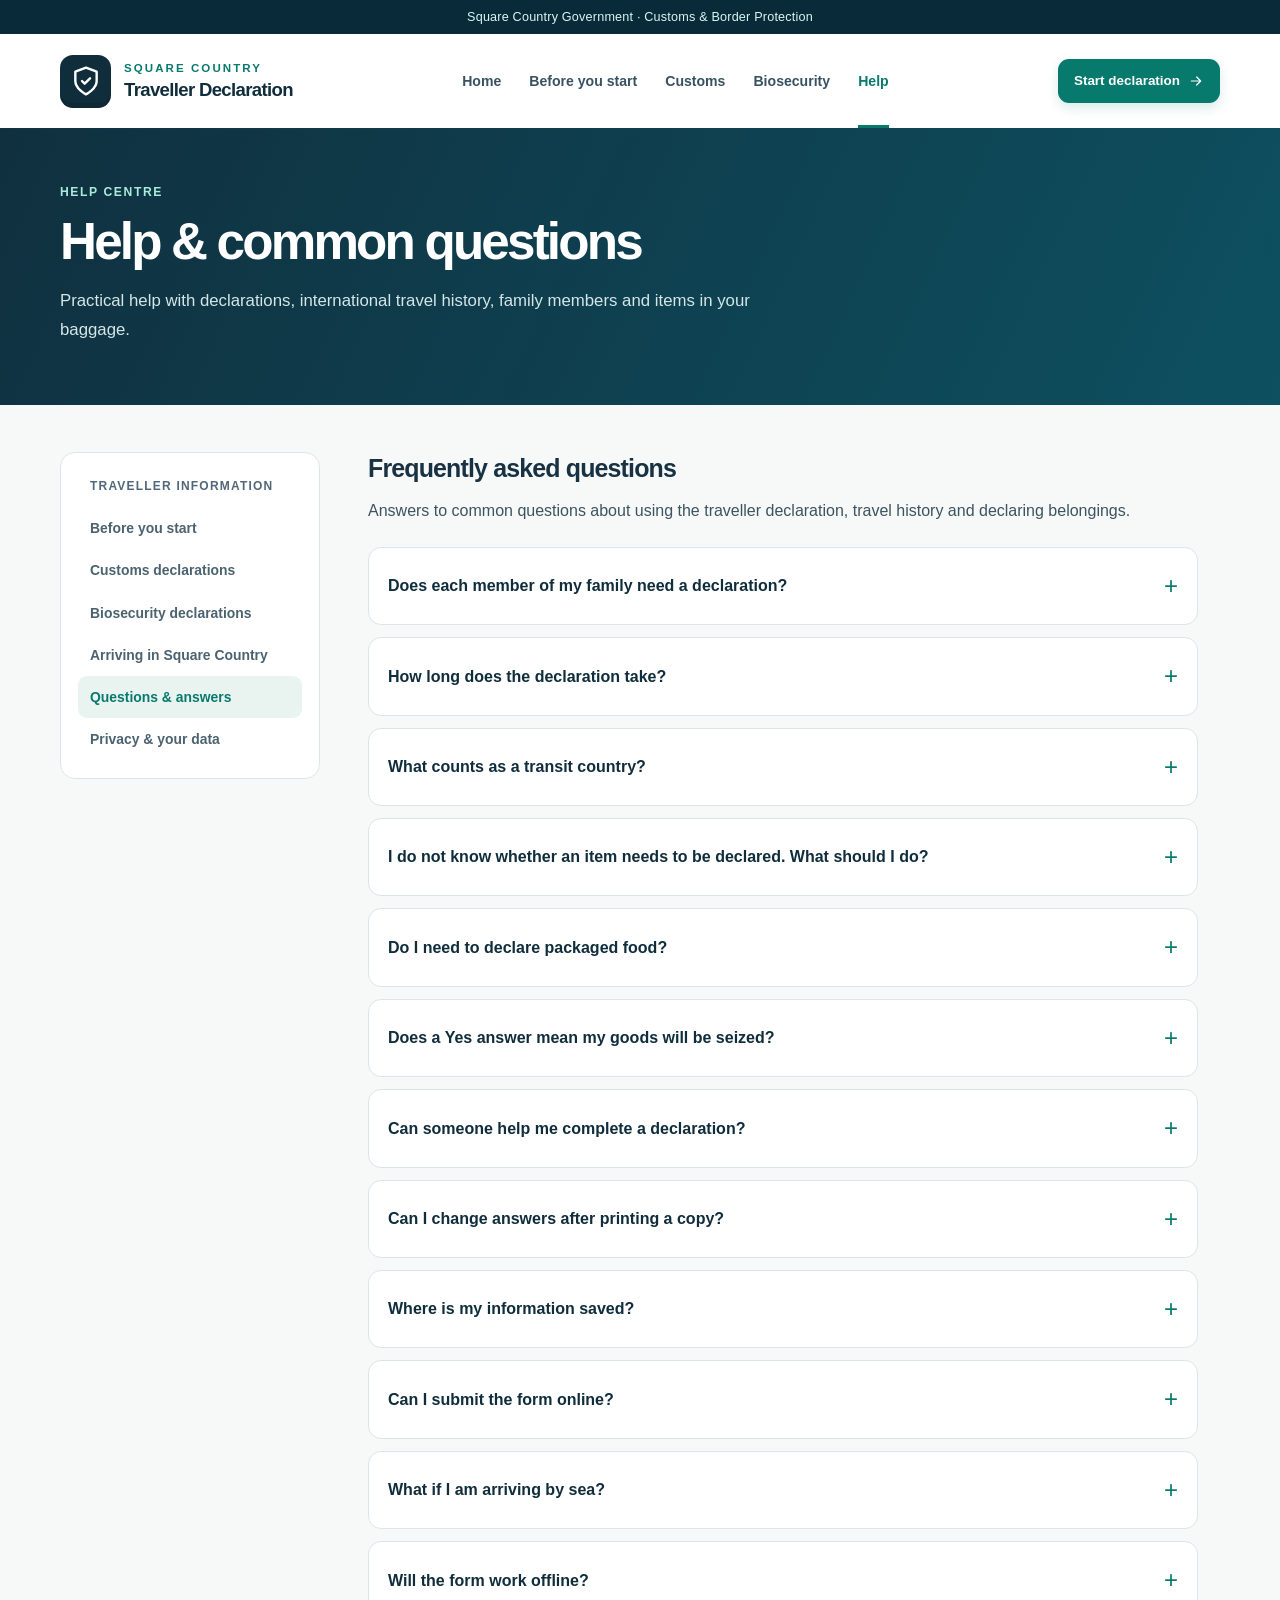
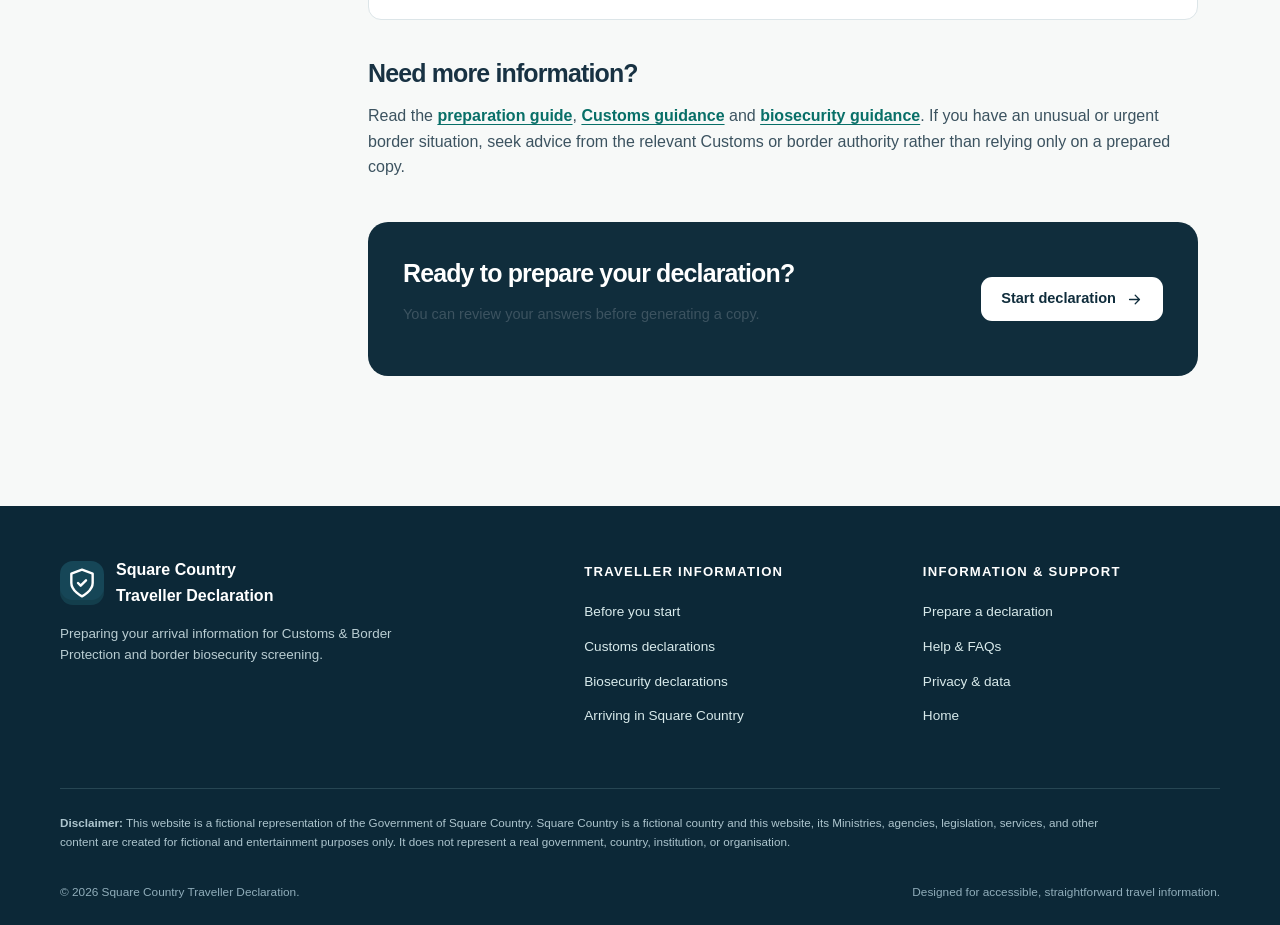
<file: help.html>
<!doctype html><html lang="en"><head><meta charset="utf-8"><meta name="viewport" content="width=device-width,initial-scale=1"><meta name="theme-color" content="#102d3c"><meta name="description" content="Practical help with declarations, international travel history, family members and items in your baggage."><title>Help &amp; common questions | Square Country Traveller Declaration</title><link rel="icon" type="image/svg+xml" href="assets/favicon.svg"><link rel="stylesheet" href="assets/css/styles.css"></head><body><a href="#main" class="skip-link">Skip to main content</a><svg xmlns="http://www.w3.org/2000/svg" class="sr-only" aria-hidden="true" width="0" height="0"><defs><symbol viewBox="0 0 24 24" id="ic-shield" fill="none" stroke="currentColor" stroke-width="1.8" stroke-linecap="round" stroke-linejoin="round"><path d="M12 22s8-4 8-10V5l-8-3-8 3v7c0 6 8 10 8 10Z"/><path d="m9 12 2 2 4-4"/></symbol><symbol viewBox="0 0 24 24" id="ic-arrow" fill="none" stroke="currentColor" stroke-width="1.8" stroke-linecap="round" stroke-linejoin="round"><path d="M5 12h14m-6-6 6 6-6 6"/></symbol><symbol viewBox="0 0 24 24" id="ic-chevron" fill="none" stroke="currentColor" stroke-width="1.8" stroke-linecap="round" stroke-linejoin="round"><path d="m9 18 6-6-6-6"/></symbol><symbol viewBox="0 0 24 24" id="ic-check" fill="none" stroke="currentColor" stroke-width="1.8" stroke-linecap="round" stroke-linejoin="round"><path d="m4 12 5 5L20 6"/></symbol><symbol viewBox="0 0 24 24" id="ic-check-circle" fill="none" stroke="currentColor" stroke-width="1.8" stroke-linecap="round" stroke-linejoin="round"><circle cx="12" cy="12" r="10"/><path d="m8 12 3 3 5-6"/></symbol><symbol viewBox="0 0 24 24" id="ic-globe" fill="none" stroke="currentColor" stroke-width="1.8" stroke-linecap="round" stroke-linejoin="round"><circle cx="12" cy="12" r="10"/><path d="M2 12h20M12 2a15 15 0 0 1 0 20M12 2a15 15 0 0 0 0 20"/></symbol><symbol viewBox="0 0 24 24" id="ic-file" fill="none" stroke="currentColor" stroke-width="1.8" stroke-linecap="round" stroke-linejoin="round"><path d="M14 2H6a2 2 0 0 0-2 2v16a2 2 0 0 0 2 2h12a2 2 0 0 0 2-2V8Z"/><path d="M14 2v6h6M8 13h8M8 17h8"/></symbol><symbol viewBox="0 0 24 24" id="ic-plane" fill="none" stroke="currentColor" stroke-width="1.8" stroke-linecap="round" stroke-linejoin="round"><path d="M17 21v-8l-5-3V3a2 2 0 0 0-4 0v7l-5 3v8l7-2 7 2Z" transform="translate(2 0)"/></symbol><symbol viewBox="0 0 24 24" id="ic-bag" fill="none" stroke="currentColor" stroke-width="1.8" stroke-linecap="round" stroke-linejoin="round"><rect width="16" height="16" x="4" y="6" rx="2"/><path d="M9 6V4a3 3 0 0 1 6 0v2M4 12h16"/></symbol><symbol viewBox="0 0 24 24" id="ic-leaf" fill="none" stroke="currentColor" stroke-width="1.8" stroke-linecap="round" stroke-linejoin="round"><path d="M20 4c-11 0-16 4-16 12a4 4 0 0 0 4 4c8 0 12-5 12-16Z"/><path d="M4 20c2-5 6-8 12-12"/></symbol><symbol viewBox="0 0 24 24" id="ic-help" fill="none" stroke="currentColor" stroke-width="1.8" stroke-linecap="round" stroke-linejoin="round"><circle cx="12" cy="12" r="10"/><path d="M9.2 9a3 3 0 1 1 5.3 2c-1.1.9-2.5 1.6-2.5 3.1M12 17.5h.01"/></symbol><symbol viewBox="0 0 24 24" id="ic-info" fill="none" stroke="currentColor" stroke-width="1.8" stroke-linecap="round" stroke-linejoin="round"><circle cx="12" cy="12" r="10"/><path d="M12 11v5M12 8h.01"/></symbol><symbol viewBox="0 0 24 24" id="ic-lock" fill="none" stroke="currentColor" stroke-width="1.8" stroke-linecap="round" stroke-linejoin="round"><rect x="4" y="10" width="16" height="12" rx="2"/><path d="M8 10V7a4 4 0 1 1 8 0v3"/></symbol><symbol viewBox="0 0 24 24" id="ic-calendar" fill="none" stroke="currentColor" stroke-width="1.8" stroke-linecap="round" stroke-linejoin="round"><rect x="3" y="5" width="18" height="16" rx="2"/><path d="M16 3v4M8 3v4M3 10h18"/></symbol><symbol viewBox="0 0 24 24" id="ic-clock" fill="none" stroke="currentColor" stroke-width="1.8" stroke-linecap="round" stroke-linejoin="round"><circle cx="12" cy="12" r="10"/><path d="M12 6v6l4 2"/></symbol><symbol viewBox="0 0 24 24" id="ic-menu" fill="none" stroke="currentColor" stroke-width="1.8" stroke-linecap="round" stroke-linejoin="round"><path d="M4 7h16M4 12h16M4 17h16"/></symbol><symbol viewBox="0 0 24 24" id="ic-download" fill="none" stroke="currentColor" stroke-width="1.8" stroke-linecap="round" stroke-linejoin="round"><path d="M12 3v12m-5-5 5 5 5-5M4 17v4h16v-4"/></symbol><symbol viewBox="0 0 24 24" id="ic-upload" fill="none" stroke="currentColor" stroke-width="1.8" stroke-linecap="round" stroke-linejoin="round"><path d="M12 17V5m-5 5 5-5 5 5M4 17v4h16v-4"/></symbol><symbol viewBox="0 0 24 24" id="ic-printer" fill="none" stroke="currentColor" stroke-width="1.8" stroke-linecap="round" stroke-linejoin="round"><path d="M6 9V3h12v6M6 18H4a2 2 0 0 1-2-2v-5a2 2 0 0 1 2-2h16a2 2 0 0 1 2 2v5a2 2 0 0 1-2 2h-2"/><path d="M6 15h12v7H6zM18 12h.01"/></symbol><symbol viewBox="0 0 24 24" id="ic-save" fill="none" stroke="currentColor" stroke-width="1.8" stroke-linecap="round" stroke-linejoin="round"><path d="M19 21H5a2 2 0 0 1-2-2V5a2 2 0 0 1 2-2h11l5 5v11a2 2 0 0 1-2 2Z"/><path d="M17 21v-8H7v8M7 3v5h8"/></symbol><symbol viewBox="0 0 24 24" id="ic-delete" fill="none" stroke="currentColor" stroke-width="1.8" stroke-linecap="round" stroke-linejoin="round"><path d="M3 6h18M8 6V4h8v2m3 0-1 16H6L5 6M10 10v8M14 10v8"/></symbol><symbol viewBox="0 0 24 24" id="ic-edit" fill="none" stroke="currentColor" stroke-width="1.8" stroke-linecap="round" stroke-linejoin="round"><path d="m16 4 4 4M3 21l4.6-1.1L20 7.5 16.5 4 4.1 16.4 3 21Z"/></symbol><symbol viewBox="0 0 24 24" id="ic-alert" fill="none" stroke="currentColor" stroke-width="1.8" stroke-linecap="round" stroke-linejoin="round"><path d="M12 3 2 21h20L12 3Z"/><path d="M12 9v5m0 3h.01"/></symbol><symbol viewBox="0 0 24 24" id="ic-pass" fill="none" stroke="currentColor" stroke-width="1.8" stroke-linecap="round" stroke-linejoin="round"><rect x="3" y="4" width="18" height="16" rx="2"/><circle cx="9" cy="11" r="2"/><path d="M5 17c1-2 7-2 8 0M15 9h4M15 13h4"/></symbol><symbol viewBox="0 0 24 24" id="ic-pin" fill="none" stroke="currentColor" stroke-width="1.8" stroke-linecap="round" stroke-linejoin="round"><path d="M20 10c0 5-8 12-8 12S4 15 4 10a8 8 0 1 1 16 0Z"/><circle cx="12" cy="10" r="2.5"/></symbol><symbol viewBox="0 0 24 24" id="ic-users" fill="none" stroke="currentColor" stroke-width="1.8" stroke-linecap="round" stroke-linejoin="round"><circle cx="9" cy="8" r="3"/><path d="M3 20v-2a6 6 0 0 1 12 0v2M16 5a3 3 0 0 1 0 6M19 20v-2a6 6 0 0 0-3-5.2"/></symbol><symbol viewBox="0 0 24 24" id="ic-briefcase" fill="none" stroke="currentColor" stroke-width="1.8" stroke-linecap="round" stroke-linejoin="round"><rect x="3" y="7" width="18" height="14" rx="2"/><path d="M8 7V5a2 2 0 0 1 2-2h4a2 2 0 0 1 2 2v2M3 13c5 4 13 4 18 0"/></symbol><symbol viewBox="0 0 24 24" id="ic-home" fill="none" stroke="currentColor" stroke-width="1.8" stroke-linecap="round" stroke-linejoin="round"><path d="m3 10 9-7 9 7v10H3zM9 20v-7h6v7"/></symbol><symbol viewBox="0 0 24 24" id="ic-question" fill="none" stroke="currentColor" stroke-width="1.8" stroke-linecap="round" stroke-linejoin="round"><path d="M12 18h.01M9.1 9a3 3 0 1 1 5.1 2.2c-1.2.9-2.2 1.4-2.2 3"/><circle cx="12" cy="12" r="10"/></symbol><symbol viewBox="0 0 24 24" id="ic-search" fill="none" stroke="currentColor" stroke-width="1.8" stroke-linecap="round" stroke-linejoin="round"><circle cx="11" cy="11" r="7"/><path d="m16 16 5 5"/></symbol><symbol viewBox="0 0 24 24" id="ic-anchor" fill="none" stroke="currentColor" stroke-width="1.8" stroke-linecap="round" stroke-linejoin="round"><circle cx="12" cy="5" r="2"/><path d="M12 7v15M5 13H2a10 10 0 0 0 20 0h-3M5 9h14"/></symbol><symbol viewBox="0 0 24 24" id="ic-sparkles" fill="none" stroke="currentColor" stroke-width="1.8" stroke-linecap="round" stroke-linejoin="round"><path d="m12 2 2.3 7.7L22 12l-7.7 2.3L12 22l-2.3-7.7L2 12l7.7-2.3L12 2Z"/></symbol><symbol viewBox="0 0 24 24" id="ic-external" fill="none" stroke="currentColor" stroke-width="1.8" stroke-linecap="round" stroke-linejoin="round"><path d="M13 5h6v6M19 5l-9 9M19 13v6H5V5h6"/></symbol></defs></svg><div class="site-top">Square Country Government <span aria-hidden="true">·</span> Customs & Border Protection</div><header class="site-header"><div class="container header-row"><a href="index.html" class="brand" aria-label="Square Country Traveller Declaration home"><span class="brand-mark"><svg class="icon " aria-hidden="true"><use href="#ic-shield"></use></svg></span><span class="brand-copy"><span class="brand-top">Square Country</span><span class="brand-name">Traveller Declaration</span></span></a><nav class="desktop-nav" aria-label="Main navigation"><a href="index.html">Home</a><a href="before-you-begin.html">Before you start</a><a href="customs.html">Customs</a><a href="biosecurity.html">Biosecurity</a><a href="help.html" aria-current="page">Help</a></nav><a class="nav-action" href="declaration.html">Start declaration <svg class="icon icon-sm" aria-hidden="true"><use href="#ic-arrow"></use></svg></a><button type="button" class="mobile-toggle" id="mobile-toggle" aria-label="Open navigation" aria-expanded="false" aria-controls="mobile-nav"><svg class="icon " aria-hidden="true"><use href="#ic-menu"></use></svg></button></div><nav id="mobile-nav" class="mobile-nav" aria-label="Mobile navigation"><a href="index.html">Home</a><a href="declaration.html">Declare</a><a href="before-you-begin.html">Before you start</a><a href="customs.html">Customs</a><a href="biosecurity.html">Biosecurity</a><a href="help.html" aria-current="page">Help</a></nav></header><main id="main"><section class="info-hero"><div class="container"><div class="eyebrow light">Help centre</div><h1>Help &amp; common questions</h1><p>Practical help with declarations, international travel history, family members and items in your baggage.</p></div></section><div class="container page-layout"><aside class="side-nav" aria-label="Information pages"><h2>Traveller information</h2><a href="before-you-begin.html">Before you start</a><a href="customs.html">Customs declarations</a><a href="biosecurity.html">Biosecurity declarations</a><a href="arriving.html">Arriving in Square Country</a><a href="help.html" aria-current="page">Questions & answers</a><a href="privacy.html">Privacy & your data</a></aside><article class="article"><section class="article-section"><h2>Frequently asked questions</h2><p>Answers to common questions about using the traveller declaration, travel history and declaring belongings.</p><div class="faq-list"><details><summary>Does each member of my family need a declaration?</summary><p>Yes. Prepare a separate declaration for each traveller, including children and infants. A parent or guardian may complete the answers and sign for a child.</p></details><details><summary>How long does the declaration take?</summary><p>Allow around 10–15 minutes if your passport, travel details and information about your luggage are ready. Complex itineraries or items may take longer.</p></details><details><summary>What counts as a transit country?</summary><p>Include countries or territories where you stopped or changed transport during the past 30 days, even if you did not leave the airport or port. The form lets you identify a transit-only stop.</p></details><details><summary>I do not know whether an item needs to be declared. What should I do?</summary><p>When in doubt, answer Yes to the relevant question and describe the item. Border officers can assess its status. You should never guess that a potentially relevant item is exempt.</p></details><details><summary>Do I need to declare packaged food?</summary><p>Yes, use the food question even for sealed, dried or packaged products. A product being commercially packaged does not necessarily remove biosecurity risk.</p></details><details><summary>Does a Yes answer mean my goods will be seized?</summary><p>No. A Yes answer provides information for assessment; it does not automatically mean that something is prohibited or will be removed.</p></details><details><summary>Can someone help me complete a declaration?</summary><p>Yes. Another person can assist you. You remain responsible for providing accurate information, and a parent or guardian may sign for a child.</p></details><details><summary>Can I change answers after printing a copy?</summary><p>Yes. Reopen your draft if saved, make corrections and print the updated summary. You should not use an outdated declaration after your answers have changed.</p></details><details><summary>Where is my information saved?</summary><p>This version processes answers in your browser only. If you select Save draft, the data is stored in the browser on that device. It is not transmitted to a government server.</p></details><details><summary>Can I submit the form online?</summary><p>Not on this standalone website. The final action prepares a printable copy for review; it does not transmit or register an official declaration with border authorities.</p></details><details><summary>What if I am arriving by sea?</summary><p>Select Arriving by sea in the journey section. The form will ask for the vessel name, arrival port and overseas departure port instead of a flight number.</p></details><details><summary>Will the form work offline?</summary><p>Yes, the HTML, styles, icons and scripts are packaged locally. Opening the files in a browser or hosting them as static pages does not require any third-party service.</p></details></div></section><section class="article-section"><h2>Need more information?</h2><p>Read the <a class="text-link" href="before-you-begin.html">preparation guide</a>, <a class="text-link" href="customs.html">Customs guidance</a> and <a class="text-link" href="biosecurity.html">biosecurity guidance</a>. If you have an unusual or urgent border situation, seek advice from the relevant Customs or border authority rather than relying only on a prepared copy.</p></section><div class="bottom-cta" style="margin:42px 0 0"><div><h2>Ready to prepare your declaration?</h2><p>You can review your answers before generating a copy.</p></div><a class="btn btn-white" href="declaration.html">Start declaration <svg class="icon " aria-hidden="true"><use href="#ic-arrow"></use></svg></a></div></article></div></main><footer class="site-footer"><div class="container"><div class="footer-main"><div><div class="footer-brand"><span class="brand-mark"><svg class="icon " aria-hidden="true"><use href="#ic-shield"></use></svg></span><span>Square Country<br>Traveller Declaration</span></div><p>Preparing your arrival information for Customs & Border Protection and border biosecurity screening.</p></div><div><h3>Traveller information</h3><ul><li><a href="before-you-begin.html">Before you start</a></li><li><a href="customs.html">Customs declarations</a></li><li><a href="biosecurity.html">Biosecurity declarations</a></li><li><a href="arriving.html">Arriving in Square Country</a></li></ul></div><div><h3>Information & support</h3><ul><li><a href="declaration.html">Prepare a declaration</a></li><li><a href="help.html">Help & FAQs</a></li><li><a href="privacy.html">Privacy & data</a></li><li><a href="index.html">Home</a></li></ul></div></div><div class="footer-disclaimer"><p><strong>Disclaimer:</strong> This website is a fictional representation of the Government of Square Country. Square Country is a fictional country and this website, its Ministries, agencies, legislation, services, and other content are created for fictional and entertainment purposes only. It does not represent a real government, country, institution, or organisation.</p></div><div class="footer-end"><span>© 2026 Square Country Traveller Declaration.</span><span>Designed for accessible, straightforward travel information.</span></div></div></footer><script defer src="assets/js/site.js"></script></body></html>
</file>
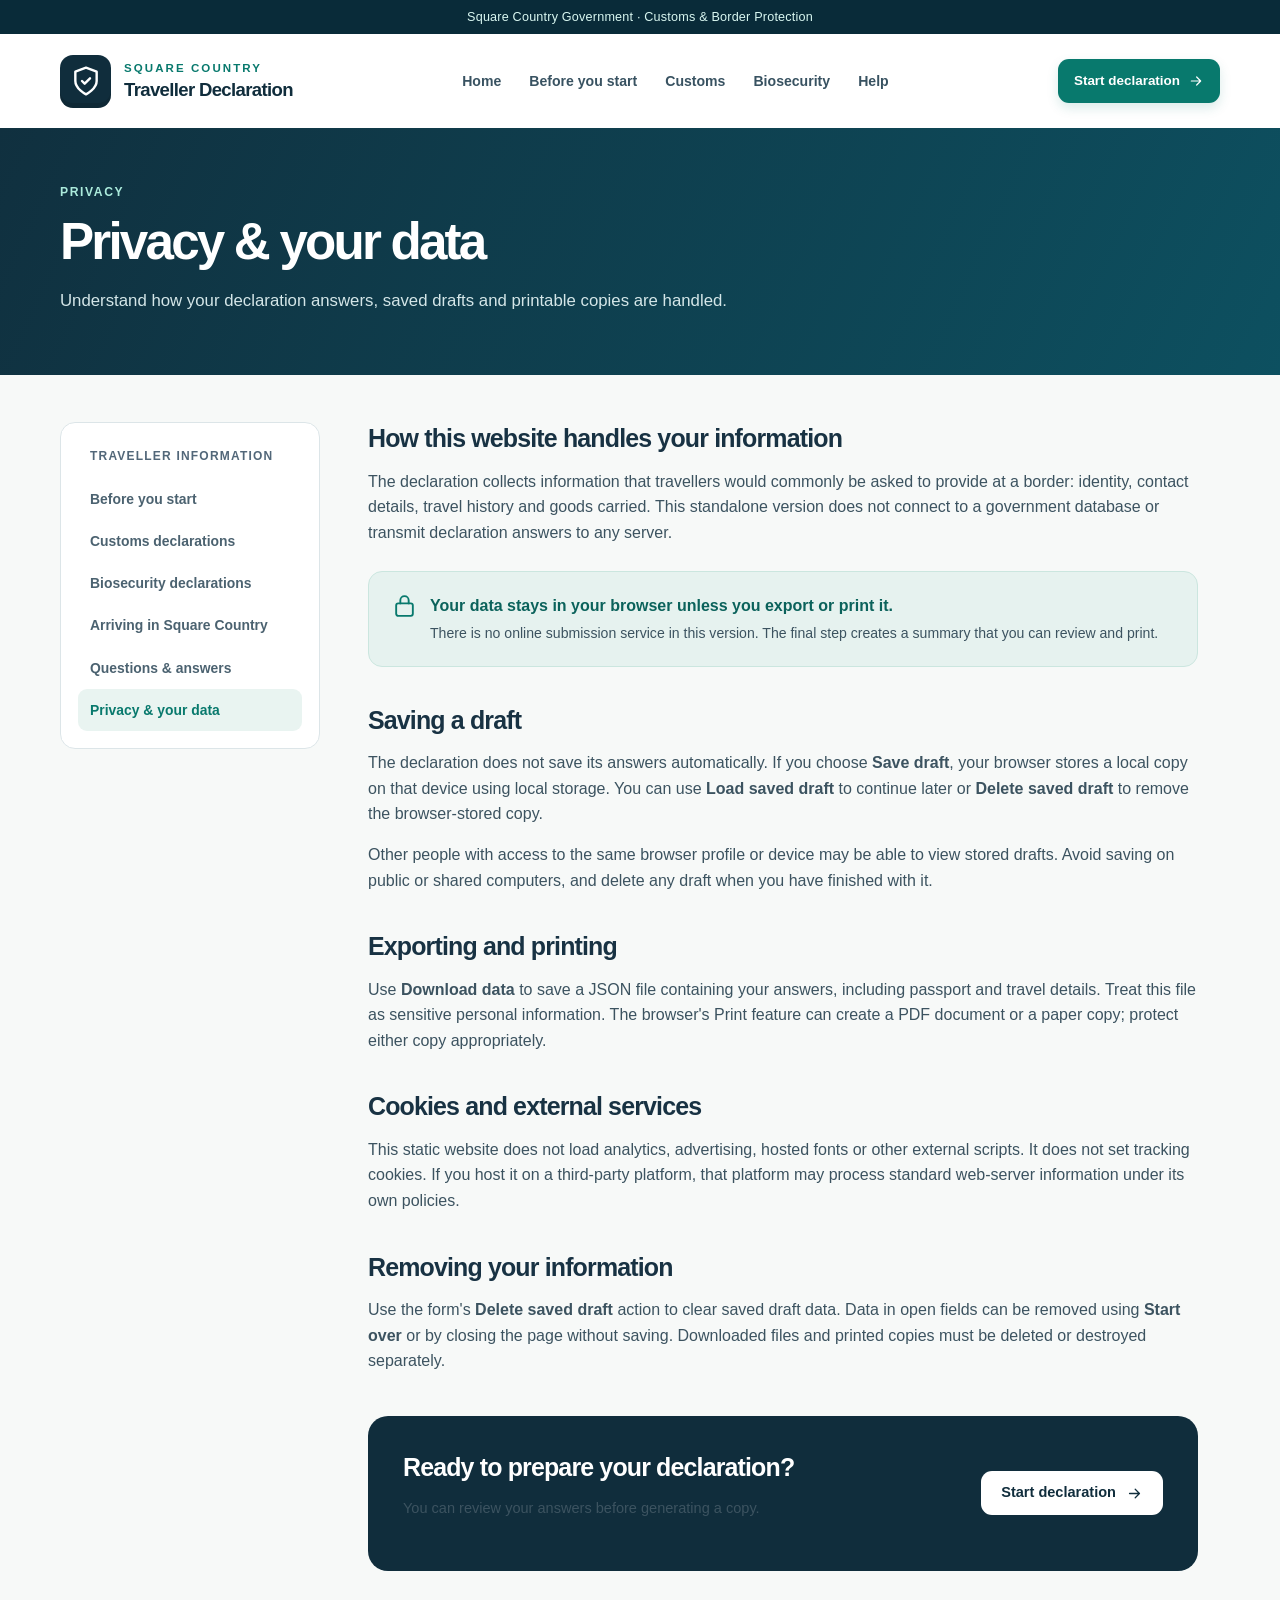
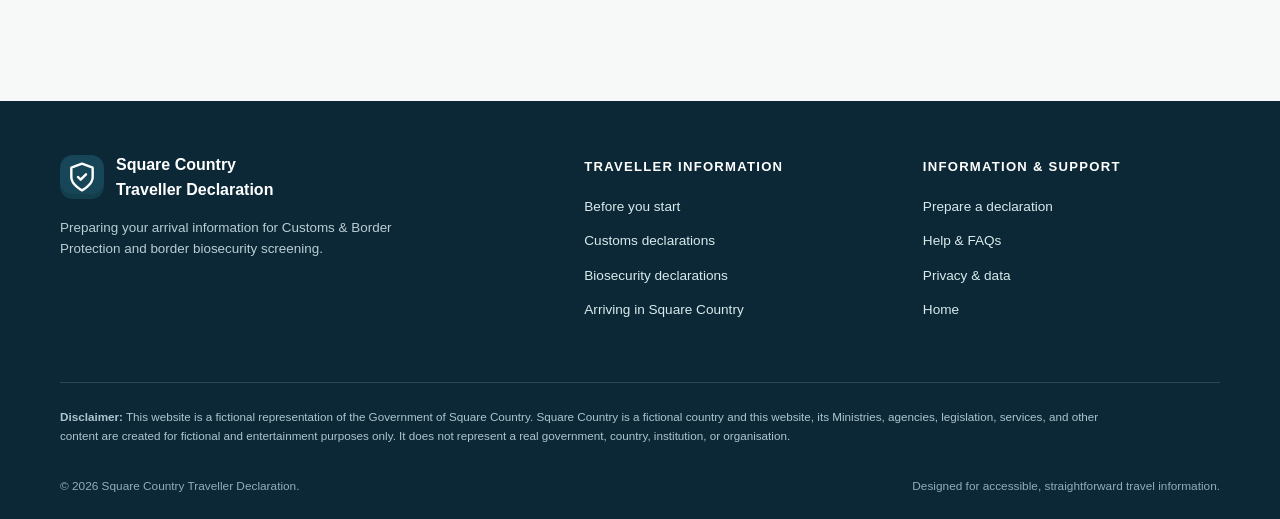
<file: privacy.html>
<!doctype html><html lang="en"><head><meta charset="utf-8"><meta name="viewport" content="width=device-width,initial-scale=1"><meta name="theme-color" content="#102d3c"><meta name="description" content="Understand how your declaration answers, saved drafts and printable copies are handled."><title>Privacy &amp; your data | Square Country Traveller Declaration</title><link rel="icon" type="image/svg+xml" href="assets/favicon.svg"><link rel="stylesheet" href="assets/css/styles.css"></head><body><a href="#main" class="skip-link">Skip to main content</a><svg xmlns="http://www.w3.org/2000/svg" class="sr-only" aria-hidden="true" width="0" height="0"><defs><symbol viewBox="0 0 24 24" id="ic-shield" fill="none" stroke="currentColor" stroke-width="1.8" stroke-linecap="round" stroke-linejoin="round"><path d="M12 22s8-4 8-10V5l-8-3-8 3v7c0 6 8 10 8 10Z"/><path d="m9 12 2 2 4-4"/></symbol><symbol viewBox="0 0 24 24" id="ic-arrow" fill="none" stroke="currentColor" stroke-width="1.8" stroke-linecap="round" stroke-linejoin="round"><path d="M5 12h14m-6-6 6 6-6 6"/></symbol><symbol viewBox="0 0 24 24" id="ic-chevron" fill="none" stroke="currentColor" stroke-width="1.8" stroke-linecap="round" stroke-linejoin="round"><path d="m9 18 6-6-6-6"/></symbol><symbol viewBox="0 0 24 24" id="ic-check" fill="none" stroke="currentColor" stroke-width="1.8" stroke-linecap="round" stroke-linejoin="round"><path d="m4 12 5 5L20 6"/></symbol><symbol viewBox="0 0 24 24" id="ic-check-circle" fill="none" stroke="currentColor" stroke-width="1.8" stroke-linecap="round" stroke-linejoin="round"><circle cx="12" cy="12" r="10"/><path d="m8 12 3 3 5-6"/></symbol><symbol viewBox="0 0 24 24" id="ic-globe" fill="none" stroke="currentColor" stroke-width="1.8" stroke-linecap="round" stroke-linejoin="round"><circle cx="12" cy="12" r="10"/><path d="M2 12h20M12 2a15 15 0 0 1 0 20M12 2a15 15 0 0 0 0 20"/></symbol><symbol viewBox="0 0 24 24" id="ic-file" fill="none" stroke="currentColor" stroke-width="1.8" stroke-linecap="round" stroke-linejoin="round"><path d="M14 2H6a2 2 0 0 0-2 2v16a2 2 0 0 0 2 2h12a2 2 0 0 0 2-2V8Z"/><path d="M14 2v6h6M8 13h8M8 17h8"/></symbol><symbol viewBox="0 0 24 24" id="ic-plane" fill="none" stroke="currentColor" stroke-width="1.8" stroke-linecap="round" stroke-linejoin="round"><path d="M17 21v-8l-5-3V3a2 2 0 0 0-4 0v7l-5 3v8l7-2 7 2Z" transform="translate(2 0)"/></symbol><symbol viewBox="0 0 24 24" id="ic-bag" fill="none" stroke="currentColor" stroke-width="1.8" stroke-linecap="round" stroke-linejoin="round"><rect width="16" height="16" x="4" y="6" rx="2"/><path d="M9 6V4a3 3 0 0 1 6 0v2M4 12h16"/></symbol><symbol viewBox="0 0 24 24" id="ic-leaf" fill="none" stroke="currentColor" stroke-width="1.8" stroke-linecap="round" stroke-linejoin="round"><path d="M20 4c-11 0-16 4-16 12a4 4 0 0 0 4 4c8 0 12-5 12-16Z"/><path d="M4 20c2-5 6-8 12-12"/></symbol><symbol viewBox="0 0 24 24" id="ic-help" fill="none" stroke="currentColor" stroke-width="1.8" stroke-linecap="round" stroke-linejoin="round"><circle cx="12" cy="12" r="10"/><path d="M9.2 9a3 3 0 1 1 5.3 2c-1.1.9-2.5 1.6-2.5 3.1M12 17.5h.01"/></symbol><symbol viewBox="0 0 24 24" id="ic-info" fill="none" stroke="currentColor" stroke-width="1.8" stroke-linecap="round" stroke-linejoin="round"><circle cx="12" cy="12" r="10"/><path d="M12 11v5M12 8h.01"/></symbol><symbol viewBox="0 0 24 24" id="ic-lock" fill="none" stroke="currentColor" stroke-width="1.8" stroke-linecap="round" stroke-linejoin="round"><rect x="4" y="10" width="16" height="12" rx="2"/><path d="M8 10V7a4 4 0 1 1 8 0v3"/></symbol><symbol viewBox="0 0 24 24" id="ic-calendar" fill="none" stroke="currentColor" stroke-width="1.8" stroke-linecap="round" stroke-linejoin="round"><rect x="3" y="5" width="18" height="16" rx="2"/><path d="M16 3v4M8 3v4M3 10h18"/></symbol><symbol viewBox="0 0 24 24" id="ic-clock" fill="none" stroke="currentColor" stroke-width="1.8" stroke-linecap="round" stroke-linejoin="round"><circle cx="12" cy="12" r="10"/><path d="M12 6v6l4 2"/></symbol><symbol viewBox="0 0 24 24" id="ic-menu" fill="none" stroke="currentColor" stroke-width="1.8" stroke-linecap="round" stroke-linejoin="round"><path d="M4 7h16M4 12h16M4 17h16"/></symbol><symbol viewBox="0 0 24 24" id="ic-download" fill="none" stroke="currentColor" stroke-width="1.8" stroke-linecap="round" stroke-linejoin="round"><path d="M12 3v12m-5-5 5 5 5-5M4 17v4h16v-4"/></symbol><symbol viewBox="0 0 24 24" id="ic-upload" fill="none" stroke="currentColor" stroke-width="1.8" stroke-linecap="round" stroke-linejoin="round"><path d="M12 17V5m-5 5 5-5 5 5M4 17v4h16v-4"/></symbol><symbol viewBox="0 0 24 24" id="ic-printer" fill="none" stroke="currentColor" stroke-width="1.8" stroke-linecap="round" stroke-linejoin="round"><path d="M6 9V3h12v6M6 18H4a2 2 0 0 1-2-2v-5a2 2 0 0 1 2-2h16a2 2 0 0 1 2 2v5a2 2 0 0 1-2 2h-2"/><path d="M6 15h12v7H6zM18 12h.01"/></symbol><symbol viewBox="0 0 24 24" id="ic-save" fill="none" stroke="currentColor" stroke-width="1.8" stroke-linecap="round" stroke-linejoin="round"><path d="M19 21H5a2 2 0 0 1-2-2V5a2 2 0 0 1 2-2h11l5 5v11a2 2 0 0 1-2 2Z"/><path d="M17 21v-8H7v8M7 3v5h8"/></symbol><symbol viewBox="0 0 24 24" id="ic-delete" fill="none" stroke="currentColor" stroke-width="1.8" stroke-linecap="round" stroke-linejoin="round"><path d="M3 6h18M8 6V4h8v2m3 0-1 16H6L5 6M10 10v8M14 10v8"/></symbol><symbol viewBox="0 0 24 24" id="ic-edit" fill="none" stroke="currentColor" stroke-width="1.8" stroke-linecap="round" stroke-linejoin="round"><path d="m16 4 4 4M3 21l4.6-1.1L20 7.5 16.5 4 4.1 16.4 3 21Z"/></symbol><symbol viewBox="0 0 24 24" id="ic-alert" fill="none" stroke="currentColor" stroke-width="1.8" stroke-linecap="round" stroke-linejoin="round"><path d="M12 3 2 21h20L12 3Z"/><path d="M12 9v5m0 3h.01"/></symbol><symbol viewBox="0 0 24 24" id="ic-pass" fill="none" stroke="currentColor" stroke-width="1.8" stroke-linecap="round" stroke-linejoin="round"><rect x="3" y="4" width="18" height="16" rx="2"/><circle cx="9" cy="11" r="2"/><path d="M5 17c1-2 7-2 8 0M15 9h4M15 13h4"/></symbol><symbol viewBox="0 0 24 24" id="ic-pin" fill="none" stroke="currentColor" stroke-width="1.8" stroke-linecap="round" stroke-linejoin="round"><path d="M20 10c0 5-8 12-8 12S4 15 4 10a8 8 0 1 1 16 0Z"/><circle cx="12" cy="10" r="2.5"/></symbol><symbol viewBox="0 0 24 24" id="ic-users" fill="none" stroke="currentColor" stroke-width="1.8" stroke-linecap="round" stroke-linejoin="round"><circle cx="9" cy="8" r="3"/><path d="M3 20v-2a6 6 0 0 1 12 0v2M16 5a3 3 0 0 1 0 6M19 20v-2a6 6 0 0 0-3-5.2"/></symbol><symbol viewBox="0 0 24 24" id="ic-briefcase" fill="none" stroke="currentColor" stroke-width="1.8" stroke-linecap="round" stroke-linejoin="round"><rect x="3" y="7" width="18" height="14" rx="2"/><path d="M8 7V5a2 2 0 0 1 2-2h4a2 2 0 0 1 2 2v2M3 13c5 4 13 4 18 0"/></symbol><symbol viewBox="0 0 24 24" id="ic-home" fill="none" stroke="currentColor" stroke-width="1.8" stroke-linecap="round" stroke-linejoin="round"><path d="m3 10 9-7 9 7v10H3zM9 20v-7h6v7"/></symbol><symbol viewBox="0 0 24 24" id="ic-question" fill="none" stroke="currentColor" stroke-width="1.8" stroke-linecap="round" stroke-linejoin="round"><path d="M12 18h.01M9.1 9a3 3 0 1 1 5.1 2.2c-1.2.9-2.2 1.4-2.2 3"/><circle cx="12" cy="12" r="10"/></symbol><symbol viewBox="0 0 24 24" id="ic-search" fill="none" stroke="currentColor" stroke-width="1.8" stroke-linecap="round" stroke-linejoin="round"><circle cx="11" cy="11" r="7"/><path d="m16 16 5 5"/></symbol><symbol viewBox="0 0 24 24" id="ic-anchor" fill="none" stroke="currentColor" stroke-width="1.8" stroke-linecap="round" stroke-linejoin="round"><circle cx="12" cy="5" r="2"/><path d="M12 7v15M5 13H2a10 10 0 0 0 20 0h-3M5 9h14"/></symbol><symbol viewBox="0 0 24 24" id="ic-sparkles" fill="none" stroke="currentColor" stroke-width="1.8" stroke-linecap="round" stroke-linejoin="round"><path d="m12 2 2.3 7.7L22 12l-7.7 2.3L12 22l-2.3-7.7L2 12l7.7-2.3L12 2Z"/></symbol><symbol viewBox="0 0 24 24" id="ic-external" fill="none" stroke="currentColor" stroke-width="1.8" stroke-linecap="round" stroke-linejoin="round"><path d="M13 5h6v6M19 5l-9 9M19 13v6H5V5h6"/></symbol></defs></svg><div class="site-top">Square Country Government <span aria-hidden="true">·</span> Customs & Border Protection</div><header class="site-header"><div class="container header-row"><a href="index.html" class="brand" aria-label="Square Country Traveller Declaration home"><span class="brand-mark"><svg class="icon " aria-hidden="true"><use href="#ic-shield"></use></svg></span><span class="brand-copy"><span class="brand-top">Square Country</span><span class="brand-name">Traveller Declaration</span></span></a><nav class="desktop-nav" aria-label="Main navigation"><a href="index.html">Home</a><a href="before-you-begin.html">Before you start</a><a href="customs.html">Customs</a><a href="biosecurity.html">Biosecurity</a><a href="help.html">Help</a></nav><a class="nav-action" href="declaration.html">Start declaration <svg class="icon icon-sm" aria-hidden="true"><use href="#ic-arrow"></use></svg></a><button type="button" class="mobile-toggle" id="mobile-toggle" aria-label="Open navigation" aria-expanded="false" aria-controls="mobile-nav"><svg class="icon " aria-hidden="true"><use href="#ic-menu"></use></svg></button></div><nav id="mobile-nav" class="mobile-nav" aria-label="Mobile navigation"><a href="index.html">Home</a><a href="declaration.html">Declare</a><a href="before-you-begin.html">Before you start</a><a href="customs.html">Customs</a><a href="biosecurity.html">Biosecurity</a><a href="help.html">Help</a></nav></header><main id="main"><section class="info-hero"><div class="container"><div class="eyebrow light">Privacy</div><h1>Privacy &amp; your data</h1><p>Understand how your declaration answers, saved drafts and printable copies are handled.</p></div></section><div class="container page-layout"><aside class="side-nav" aria-label="Information pages"><h2>Traveller information</h2><a href="before-you-begin.html">Before you start</a><a href="customs.html">Customs declarations</a><a href="biosecurity.html">Biosecurity declarations</a><a href="arriving.html">Arriving in Square Country</a><a href="help.html">Questions & answers</a><a href="privacy.html" aria-current="page">Privacy & your data</a></aside><article class="article"><section class="article-section"><h2>How this website handles your information</h2><p>The declaration collects information that travellers would commonly be asked to provide at a border: identity, contact details, travel history and goods carried. This standalone version does not connect to a government database or transmit declaration answers to any server.</p><div class="callout"><svg class="icon " aria-hidden="true"><use href="#ic-lock"></use></svg><div><strong>Your data stays in your browser unless you export or print it.</strong><p>There is no online submission service in this version. The final step creates a summary that you can review and print.</p></div></div></section><section class="article-section"><h2>Saving a draft</h2><p>The declaration does not save its answers automatically. If you choose <strong>Save draft</strong>, your browser stores a local copy on that device using local storage. You can use <strong>Load saved draft</strong> to continue later or <strong>Delete saved draft</strong> to remove the browser-stored copy.</p><p>Other people with access to the same browser profile or device may be able to view stored drafts. Avoid saving on public or shared computers, and delete any draft when you have finished with it.</p></section><section class="article-section"><h2>Exporting and printing</h2><p>Use <strong>Download data</strong> to save a JSON file containing your answers, including passport and travel details. Treat this file as sensitive personal information. The browser's Print feature can create a PDF document or a paper copy; protect either copy appropriately.</p></section><section class="article-section"><h2>Cookies and external services</h2><p>This static website does not load analytics, advertising, hosted fonts or other external scripts. It does not set tracking cookies. If you host it on a third-party platform, that platform may process standard web-server information under its own policies.</p></section><section class="article-section"><h2>Removing your information</h2><p>Use the form's <strong>Delete saved draft</strong> action to clear saved draft data. Data in open fields can be removed using <strong>Start over</strong> or by closing the page without saving. Downloaded files and printed copies must be deleted or destroyed separately.</p></section><div class="bottom-cta" style="margin:42px 0 0"><div><h2>Ready to prepare your declaration?</h2><p>You can review your answers before generating a copy.</p></div><a class="btn btn-white" href="declaration.html">Start declaration <svg class="icon " aria-hidden="true"><use href="#ic-arrow"></use></svg></a></div></article></div></main><footer class="site-footer"><div class="container"><div class="footer-main"><div><div class="footer-brand"><span class="brand-mark"><svg class="icon " aria-hidden="true"><use href="#ic-shield"></use></svg></span><span>Square Country<br>Traveller Declaration</span></div><p>Preparing your arrival information for Customs & Border Protection and border biosecurity screening.</p></div><div><h3>Traveller information</h3><ul><li><a href="before-you-begin.html">Before you start</a></li><li><a href="customs.html">Customs declarations</a></li><li><a href="biosecurity.html">Biosecurity declarations</a></li><li><a href="arriving.html">Arriving in Square Country</a></li></ul></div><div><h3>Information & support</h3><ul><li><a href="declaration.html">Prepare a declaration</a></li><li><a href="help.html">Help & FAQs</a></li><li><a href="privacy.html">Privacy & data</a></li><li><a href="index.html">Home</a></li></ul></div></div><div class="footer-disclaimer"><p><strong>Disclaimer:</strong> This website is a fictional representation of the Government of Square Country. Square Country is a fictional country and this website, its Ministries, agencies, legislation, services, and other content are created for fictional and entertainment purposes only. It does not represent a real government, country, institution, or organisation.</p></div><div class="footer-end"><span>© 2026 Square Country Traveller Declaration.</span><span>Designed for accessible, straightforward travel information.</span></div></div></footer><script defer src="assets/js/site.js"></script></body></html>
</file>
<file: assets/css/styles.css>
/* Square Country Traveller Declaration — shared site styles */
:root{--navy:#102d3c;--navy-deep:#0b2332;--teal:#08796d;--teal-strong:#096c62;--teal-light:#e2f2ef;--aqua:#c6e6df;--orange:#e9ab63;--ink:#183243;--muted:#526779;--canvas:#f7f9f8;--white:#fff;--line:#dce5e8;--line-strong:#bfd0d4;--shadow:0 14px 32px rgba(14,39,50,.075);--radius:16px;--max:1160px;font-family:Inter,-apple-system,BlinkMacSystemFont,"Segoe UI",Roboto,Arial,sans-serif;color:var(--ink)}
*{box-sizing:border-box}html{scroll-behavior:smooth}body{margin:0;background:var(--canvas);line-height:1.6}button,input,textarea,select{font:inherit}button{cursor:pointer}a{color:inherit;text-decoration:none}a:hover{text-decoration:underline}svg{display:block}.icon{width:20px;height:20px;stroke:currentColor;stroke-width:1.8;stroke-linecap:round;stroke-linejoin:round;fill:none;flex-shrink:0}.icon-sm{width:16px;height:16px}.icon-lg{width:25px;height:25px}.icon-xl{width:36px;height:36px}.container{width:min(var(--max),calc(100% - 48px));margin-inline:auto}.skip-link{position:absolute;top:-100px;left:16px;z-index:999;padding:12px 16px;background:#fff}.skip-link:focus{top:10px}.eyebrow{letter-spacing:.13em;text-transform:uppercase;font-size:.76rem;font-weight:800;color:var(--teal)}.eyebrow.light{color:#abebdc}.muted{color:var(--muted)}.small{font-size:.9rem}.tiny{font-size:.78rem}.text-link{color:#086f68;font-weight:750;text-decoration:underline;text-underline-offset:3px}.text-link:hover{color:#054e4c}.sr-only{position:absolute!important;height:1px!important;width:1px!important;padding:0!important;margin:-1px!important;overflow:hidden!important;clip:rect(0,0,0,0)!important;white-space:nowrap!important;border:0!important}.site-top{background:#092b39;color:#d9f7f1;text-align:center;font-size:.79rem;padding:7px 16px;letter-spacing:.015em}.site-top strong{color:#fff}.site-header{background:#fff;position:relative;z-index:50;box-shadow:0 1px 0 rgba(30,72,80,.12)}.header-row{display:flex;align-items:center;justify-content:space-between;min-height:94px;gap:28px}.brand{display:inline-flex;align-items:center;gap:13px;min-width:0;text-decoration:none!important}.brand-mark{display:grid;place-items:center;width:51px;height:53px;border-radius:13px;background:var(--navy);color:#fff;box-shadow:inset 0 -5px rgba(0,0,0,.12)}.brand-mark .icon{width:32px;height:32px;stroke-width:1.6}.brand-copy{display:flex;flex-direction:column;line-height:1.16;gap:4px}.brand-top{font-size:.72rem;letter-spacing:.18em;font-weight:850;text-transform:uppercase;color:var(--teal)}.brand-name{font-size:1.16rem;font-weight:850;letter-spacing:-.035em;color:var(--navy)}.desktop-nav{display:flex;gap:28px;align-items:center}.desktop-nav a{font-size:.88rem;font-weight:730;color:#385261;padding:36px 0 32px;border-bottom:3px solid transparent;white-space:nowrap}.desktop-nav a:hover,.desktop-nav a[aria-current=page]{color:var(--teal);border-color:var(--teal);text-decoration:none}.nav-action{display:inline-flex;align-items:center;justify-content:center;gap:8px;border-radius:11px;padding:11px 16px;background:var(--teal);color:#fff!important;font-size:.84rem;font-weight:800;white-space:nowrap;text-decoration:none!important;box-shadow:0 5px 12px rgba(8,121,109,.15)}.nav-action:hover{background:#075c54}.mobile-toggle{display:none;border:1px solid var(--line);border-radius:9px;background:white;width:43px;height:43px;align-items:center;justify-content:center;color:var(--navy)}.mobile-nav{display:none}.crumbs{display:flex;gap:9px;align-items:center;flex-wrap:wrap;color:#547181;font-size:.79rem;padding:20px 0}.crumbs a:hover{color:var(--teal)}.crumbs .icon{width:13px;height:13px}.btn{border:1px solid transparent;border-radius:11px;display:inline-flex;align-items:center;justify-content:center;gap:10px;padding:12px 19px;font-size:.91rem;font-weight:810;line-height:1.2;white-space:normal;text-align:center;text-decoration:none!important;transition:.15s}.btn:focus-visible,.mobile-toggle:focus-visible,.step-link:focus-visible,button:focus-visible,a:focus-visible{outline:3px solid #eba757;outline-offset:3px}.btn-primary{background:var(--teal);color:#fff}.btn-primary:hover{background:#065d56}.btn-white{background:#fff;color:var(--navy)}.btn-white:hover{background:#e7f6f2}.btn-outline{background:#fff;color:var(--navy);border-color:var(--line-strong)}.btn-outline:hover{background:#f3f8f8;border-color:#8baeb1}.btn-dark-outline{border-color:rgba(255,255,255,.52);color:#fff;background:transparent}.btn-dark-outline:hover{background:rgba(255,255,255,.12)}.btn-plain{background:transparent;color:var(--teal)}.btn-plain:hover{background:#e9f6f2}.btn-sm{font-size:.81rem;padding:9px 13px;border-radius:9px}.btn .icon{width:17px;height:17px}.btn[disabled]{opacity:.54;cursor:not-allowed}.hero{background:radial-gradient(circle at 82% 0,rgba(48,173,157,.32) 0,transparent 36%),linear-gradient(128deg,#102d3c 0%,#103c4b 51%,#086e69 100%);color:#fff;overflow:hidden}.hero-inner{display:grid;grid-template-columns:1fr .81fr;gap:60px;align-items:center;padding-block:96px 113px}.hero h1{font-size:clamp(2.65rem,4.75vw,4.5rem);line-height:1.08;letter-spacing:-.055em;margin:16px 0 23px;max-width:700px}.hero h1 em{font-style:normal;color:#9be0cf}.hero p{font-size:1.075rem;max-width:620px;color:#d7e8e8;line-height:1.8;margin:0 0 30px}.hero-actions{display:flex;gap:12px;flex-wrap:wrap}.hero-note{display:flex;align-items:center;gap:9px;color:#c4e5e1;font-size:.8rem;margin-top:27px}.hero-note .icon{width:17px;height:17px}.hero-art{position:relative;max-width:500px;margin-left:auto;width:100%}.declaration-card{border-radius:19px;background:#fff;color:var(--ink);box-shadow:0 25px 65px rgba(0,0,0,.24);padding:27px;position:relative;transform:rotate(2deg)}.declaration-card:before{content:"";position:absolute;inset:12px -14px -16px 16px;z-index:-1;border:1px solid rgba(255,255,255,.27);border-radius:19px}.card-headline{display:flex;align-items:center;justify-content:space-between;border-bottom:1px solid var(--line);padding-bottom:21px;margin-bottom:17px}.card-headline strong{font-size:1.07rem;line-height:1.3}.document-tag{font-size:.68rem;letter-spacing:.09em;font-weight:850;color:var(--teal);background:#e5f3ee;border-radius:100px;padding:6px 9px}.illustration-line{display:flex;align-items:center;gap:14px;border-bottom:1px solid #eaf0f0;padding:15px 0}.illustration-line:last-child{border:0}.illustration-number{width:38px;height:38px;display:grid;place-items:center;background:#edf6f4;border:1px solid #d8e9e5;border-radius:10px;font-size:.77rem;color:var(--teal);font-weight:850}.illustration-line strong{display:block;font-size:.83rem}.illustration-line small{display:block;color:#6b7f87;font-size:.71rem;margin-top:1px}.illustration-check{margin-left:auto;color:#0c8c7b}.intro-block{padding:65px 0 26px}.section-heading{max-width:715px;margin-bottom:28px}.section-heading h2{font-size:clamp(1.9rem,3vw,2.55rem);letter-spacing:-.045em;line-height:1.16;margin:10px 0 12px}.section-heading p{margin:0;color:var(--muted)}.feature-grid{display:grid;grid-template-columns:repeat(3,minmax(0,1fr));gap:19px}.feature-card{padding:28px;background:white;border-radius:17px;border:1px solid var(--line);box-shadow:0 6px 18px rgba(12,51,63,.025)}.feature-icon{display:grid;place-items:center;width:49px;height:49px;border-radius:13px;color:var(--teal);background:#e6f3ef;margin-bottom:20px}.feature-card h3{font-size:1.12rem;letter-spacing:-.02em;margin:0 0 6px}.feature-card p{font-size:.89rem;color:var(--muted);margin:0 0 15px}.feature-card .go{display:inline-flex;align-items:center;gap:7px;font-weight:800;font-size:.82rem;color:var(--teal)}.feature-card .go .icon{width:15px;height:15px}.quick-strip{margin:46px auto 80px;background:#e8f3ef;border:1px solid #cbe4dc;display:grid;grid-template-columns:1fr 1fr;gap:20px;border-radius:19px;padding:30px 34px}.quick-strip h3{margin:0 0 8px;font-size:1.25rem;letter-spacing:-.035em}.quick-strip p{margin:0;color:#3f5c63;font-size:.87rem}.quick-item{display:flex;gap:16px;align-items:flex-start}.quick-item .feature-icon{margin:0;width:45px;height:45px;background:#d3eae3}.bottom-cta{background:var(--navy);color:#fff;padding:35px;border-radius:20px;display:flex;align-items:center;justify-content:space-between;gap:28px;margin-bottom:75px}.bottom-cta h2{margin:0 0 6px;letter-spacing:-.025em;font-size:1.56rem}.bottom-cta p{margin:0;color:#c9dfe1;font-size:.91rem}.site-footer{background:#0c2837;color:#d7e5e7;margin-top:80px}.footer-main{padding:51px 0;display:grid;grid-template-columns:1.25fr .75fr .8fr;gap:60px}.footer-brand{display:flex;align-items:center;gap:12px;font-weight:850;color:#fff;margin-bottom:14px}.footer-brand .brand-mark{background:#164657;width:44px;height:44px}.footer-main h3{font-size:.82rem;letter-spacing:.095em;text-transform:uppercase;margin:4px 0 16px;color:#fff}.footer-main p{font-size:.84rem;color:#b9cdd2;margin:0;max-width:340px}.footer-main ul{list-style:none;margin:0;padding:0}.footer-main li{margin-bottom:9px}.footer-main a{font-size:.85rem;color:#d8eaeb}.footer-main a:hover{color:white}.footer-disclaimer{border-top:1px solid #274653;padding:24px 0 20px;color:#adc5ce;font-size:.73rem;line-height:1.65}.footer-disclaimer p{margin:0 0 12px;max-width:1050px}.footer-end{display:flex;justify-content:space-between;gap:15px;flex-wrap:wrap;color:#90adba;font-size:.74rem;padding-bottom:23px}.info-hero{background:linear-gradient(115deg,#10303f,#0d5060);color:#fff;padding:55px 0 60px}.info-hero h1{font-size:clamp(2.25rem,4vw,3.55rem);letter-spacing:-.055em;line-height:1.14;margin:10px 0 15px;max-width:730px}.info-hero p{max-width:750px;color:#d4e6e8;font-size:1.05rem;margin:0;line-height:1.75}.page-layout{display:grid;grid-template-columns:260px minmax(0,1fr);gap:48px;align-items:start;padding:47px 0 50px}.side-nav{background:#fff;border:1px solid var(--line);border-radius:15px;padding:17px;position:sticky;top:28px}.side-nav h2{font-size:.75rem;text-transform:uppercase;letter-spacing:.1em;color:var(--muted);margin:7px 12px 11px}.side-nav a{display:flex;align-items:center;gap:8px;border-radius:9px;padding:10px 12px;font-size:.87rem;color:#4b6270;font-weight:650}.side-nav a:hover,.side-nav a[aria-current=page]{background:#e9f4f1;color:var(--teal);text-decoration:none}.side-nav a[aria-current=page]{font-weight:850}.article{max-width:830px}.article-section{margin-bottom:37px}.article h2{font-size:1.56rem;letter-spacing:-.034em;margin:0 0 14px;line-height:1.3}.article h3{font-size:1.02rem;margin:23px 0 7px;color:var(--navy)}.article p{color:#3c5360;margin:0 0 15px}.article ul,.article ol{color:#3c5360;padding-left:23px;margin:8px 0 20px}.article li{margin-bottom:9px}.callout{background:#e6f2ef;border:1px solid #cbe6df;border-radius:14px;padding:21px 23px;margin:25px 0;display:flex;align-items:flex-start;gap:13px}.callout .icon{color:var(--teal);width:25px;height:25px}.callout strong{display:block;margin-bottom:4px;color:#0b625b}.callout p{margin:0;font-size:.88rem}.callout.warning{background:#fff7ea;border-color:#f2dfbf}.callout.warning .icon,.callout.warning strong{color:#9c5b17}.article-card-grid{display:grid;grid-template-columns:repeat(2,minmax(0,1fr));gap:14px;margin:20px 0}.article-card{background:#fff;border:1px solid var(--line);padding:21px;border-radius:13px}.article-card .icon{color:var(--teal);margin-bottom:14px}.article-card h3{margin:0 0 5px;font-size:1.02rem}.article-card p{font-size:.86rem;margin:0}.steps-list{counter-reset:list;display:grid;gap:15px;margin:22px 0 30px}.steps-list .process-item{display:flex;gap:15px;background:#fff;border:1px solid var(--line);padding:20px;border-radius:13px}.step-num{width:35px;height:35px;border-radius:10px;background:#e4f3ef;color:var(--teal);display:grid;place-items:center;font-size:.79rem;font-weight:850;flex-shrink:0}.process-item h3{margin:0 0 5px}.process-item p{margin:0;font-size:.89rem}.faq-list{display:grid;gap:12px;margin:23px 0}.faq-list details{background:#fff;border:1px solid var(--line);border-radius:13px;padding:0 19px}.faq-list summary{cursor:pointer;list-style:none;display:flex;align-items:center;justify-content:space-between;gap:17px;padding:19px 0;font-weight:780;color:var(--navy)}.faq-list summary::-webkit-details-marker{display:none}.faq-list summary:after{content:'+';font-size:1.5rem;font-weight:400;color:var(--teal)}.faq-list details[open] summary:after{content:'−'}.faq-list details p{margin:0 0 19px;padding-top:4px;border-top:1px solid #e7eeee;font-size:.91rem}.fine-print{font-size:.81rem;color:#627885}.form-page{background:var(--canvas)}.form-head{background:var(--navy);color:#fff;padding:25px 0 34px}.form-head .crumbs{padding-top:0;color:#b4d5d7}.form-head h1{font-size:clamp(1.85rem,3vw,2.5rem);line-height:1.2;letter-spacing:-.04em;margin:8px 0}.form-head p{color:#c1dadd;max-width:650px;font-size:.93rem;margin:0}.form-head-row{display:flex;justify-content:space-between;align-items:flex-end;gap:20px}.form-head-note{display:flex;align-items:center;gap:8px;font-size:.78rem;color:#c9dbe2;white-space:nowrap}.form-layout{display:grid;grid-template-columns:252px minmax(0,1fr);gap:34px;align-items:start;margin-top:36px;margin-bottom:65px}.form-sidebar{position:sticky;top:24px;background:white;border:1px solid var(--line);border-radius:17px;box-shadow:0 3px 14px rgba(13,52,60,.025);padding:19px 15px}.sidebar-title{font-size:.72rem;letter-spacing:.115em;text-transform:uppercase;color:var(--muted);font-weight:850;padding:0 10px 14px}.progress-track{height:5px;border-radius:100px;background:#e6edef;margin:0 10px 19px;overflow:hidden}.progress-fill{height:100%;width:14.2857%;border-radius:100px;background:var(--teal);transition:width .3s}.steps-nav{display:grid;gap:3px}.step-link{display:flex;align-items:center;gap:12px;text-align:left;padding:12px 11px;width:100%;border:none;background:transparent;border-radius:10px;font-weight:690;color:#54717b;font-size:.89rem}.step-link:hover{background:#f2f7f6}.step-link.active{background:#e7f3ef;color:#085f58;font-weight:850}.step-link.passed .step-badge{background:#daf1e7;color:#087b63}.step-link .step-badge{height:27px;width:27px;display:grid;place-items:center;background:#f0f4f3;color:#54717b;border-radius:8px;font-size:.77rem;font-weight:850;flex-shrink:0}.step-link.active .step-badge{background:var(--teal);color:#fff}.sidebar-help{border-top:1px solid var(--line);padding:18px 10px 5px;margin-top:14px}.sidebar-help strong{font-size:.85rem}.sidebar-help p{font-size:.78rem;color:var(--muted);margin:5px 0 10px}.form-main{min-width:0}.form-page-card{background:white;border:1px solid var(--line);border-radius:17px;box-shadow:var(--shadow);overflow:hidden}.form-card-head{padding:33px 37px 25px;border-bottom:1px solid var(--line)}.step-kicker{color:var(--teal);font-size:.73rem;letter-spacing:.1em;text-transform:uppercase;font-weight:850}.form-card-head h2{font-size:clamp(1.55rem,2.6vw,2.05rem);line-height:1.24;letter-spacing:-.04em;margin:7px 0 10px}.form-card-head p{margin:0;color:var(--muted);font-size:.92rem}.form-card-body{padding:31px 37px 30px}.step-pane{display:none}.step-pane.active{display:block}.form-grid{display:grid;grid-template-columns:repeat(2,minmax(0,1fr));gap:20px 19px}.field{min-width:0}.field.wide{grid-column:1/-1}.field label,.label-text{display:block;margin:0 0 7px;color:#254354;font-weight:770;font-size:.83rem;line-height:1.4}.required{color:#b05e27}.optional{font-size:.72rem;color:#70848d;font-weight:500;margin-left:4px}.field input:not([type=checkbox]):not([type=radio]),.field select,.field textarea,.input-basic{display:block;min-width:0;width:100%;background:white;border:1px solid #bcced2;border-radius:9px;padding:11px 12px;min-height:46px;color:var(--ink);font-size:.92rem;outline:none;transition:.16s}.field select{padding-right:27px}.field textarea{resize:vertical;min-height:100px}.field input:focus,.field select:focus,.field textarea:focus,.input-basic:focus{border-color:#0c8b7d;box-shadow:0 0 0 3px #d1eee7}.field input::placeholder,.field textarea::placeholder{color:#91a1a9}.field-help{font-size:.74rem;color:#687e87;margin:6px 0 0;line-height:1.45}.group-heading{display:flex;align-items:flex-start;gap:13px;margin:11px 0 23px}.group-heading .feature-icon{margin:0;width:41px;height:41px;border-radius:10px}.group-heading h3{font-size:1.12rem;margin:0 0 3px;letter-spacing:-.023em}.group-heading p{font-size:.83rem;color:var(--muted);margin:0}.form-divider{border:0;border-top:1px solid var(--line);margin:29px 0}.question-stack{display:grid;gap:12px}.question{border:1px solid #dce7e7;border-radius:12px;padding:19px 19px 18px;background:#fff;margin:0}.question legend{font-weight:760;color:#234051;padding:0 2px;font-size:.87rem;line-height:1.5;max-width:100%}.question-helper{color:var(--muted);font-size:.75rem;margin:5px 0 13px}.choice-row{display:flex;gap:9px;flex-wrap:wrap;margin-top:13px}.choice{cursor:pointer;position:relative}.choice input{position:absolute;opacity:0;inset:0;pointer-events:none}.choice span{display:inline-flex;align-items:center;justify-content:center;min-width:87px;min-height:39px;padding:8px 14px;border:1px solid #cbdadd;border-radius:9px;font-weight:730;font-size:.84rem;color:#4a6470;background:#fff;transition:.12s}.choice input:checked+span{background:#e0f2ed;border-color:var(--teal);color:#08645b;box-shadow:inset 0 0 0 1px var(--teal)}.choice input:focus-visible+span{outline:3px solid #e9a75c;outline-offset:2px}.choice span:hover{border-color:#66aa9e}.conditional{margin-top:21px;border-left:3px solid #0c8a7c;padding:5px 0 5px 17px;background:linear-gradient(90deg,rgba(226,245,239,.42),transparent);border-radius:0 6px 6px 0}.conditional[hidden],.travel-row[hidden]{display:none!important}.checkline{display:flex;align-items:flex-start;gap:11px;font-size:.87rem;color:#3c5662;line-height:1.55}.checkline input{width:18px;height:18px;margin:3px 0 0;accent-color:var(--teal);flex-shrink:0}.check-grid{display:grid;grid-template-columns:1fr 1fr;gap:10px;margin-top:13px}.travel-list{display:grid;gap:14px}.travel-row{position:relative;display:grid;grid-template-columns:1.55fr 1fr 1fr;gap:12px;border:1px solid var(--line);padding:20px;border-radius:12px;background:#fafdfc}.travel-row .field label{font-size:.76rem}.travel-meta{grid-column:1/-1;display:flex;align-items:center;justify-content:space-between;gap:12px;font-size:.79rem;font-weight:800;color:var(--teal)}.travel-row .travel-transit{grid-column:1/-1}.remove-visit{border:0;background:transparent;color:#ac4a39;font-weight:730;font-size:.77rem;padding:4px}.add-visit{margin-top:18px}.form-actions{display:flex;align-items:center;justify-content:space-between;gap:15px;padding:23px 37px;border-top:1px solid var(--line);background:#fbfdfc}.form-actions-right{display:flex;align-items:center;gap:9px;flex-wrap:wrap;justify-content:flex-end}.form-actions .btn{min-width:100px}.form-tip{border:1px solid #d6e8e4;background:#f0f7f5;border-radius:12px;padding:17px 19px;margin:0 0 23px;display:flex;gap:12px}.form-tip .icon{color:var(--teal);width:20px;height:20px;margin-top:1px}.form-tip strong{font-size:.84rem}.form-tip p{font-size:.81rem;margin:3px 0 0;color:#4b6a70}.declaration-tools{display:flex;gap:9px;flex-wrap:wrap;margin:0 0 17px}.tool-button{border:1px solid #cfdddd;background:#fff;color:#335563;display:flex;gap:7px;align-items:center;padding:8px 11px;font-size:.78rem;font-weight:750;border-radius:8px}.tool-button .icon{width:15px;height:15px}.tool-button:hover{background:#edf5f2}.status-line{font-size:.79rem;color:var(--muted);min-height:24px;margin:6px 0 0}.review-category{border:1px solid var(--line);border-radius:12px;margin:0 0 15px;overflow:hidden}.review-title{background:#f4f9f7;border-bottom:1px solid var(--line);padding:13px 17px;display:flex;justify-content:space-between;gap:14px;align-items:center}.review-title strong{font-size:.86rem}.edit-link{border:0;background:none;color:var(--teal);font-weight:800;font-size:.79rem;padding:3px}.review-rows{display:grid;grid-template-columns:1fr 1fr;gap:15px 24px;padding:17px}.review-item{min-width:0}.review-item dt{font-size:.72rem;color:#6b8089;font-weight:670}.review-item dd{font-size:.87rem;color:#284858;font-weight:710;margin:3px 0 0;overflow-wrap:anywhere}.review-item.full{grid-column:1/-1}.summary-counter{display:inline-block;border-radius:6px;padding:1px 8px;color:var(--teal);background:#e4f4ee;font-weight:800}.complete-screen{display:none;padding:38px}.complete-screen.active{display:block}.complete-mark{height:65px;width:65px;border-radius:50%;display:grid;place-items:center;background:#e5f4ec;color:#06775e;margin-bottom:19px}.complete-screen h2{font-size:1.94rem;letter-spacing:-.04em;margin:0 0 8px}.complete-screen p{color:var(--muted)}.complete-actions{display:flex;flex-wrap:wrap;gap:10px;margin:23px 0}.file-input{display:none}.form-error{border:1px solid #ecc1b3;border-radius:10px;background:#fff4ee;color:#9e3a28;padding:13px 16px;font-size:.84rem;margin-top:14px}.form-error[hidden]{display:none}.important-note{display:flex;align-items:flex-start;gap:12px;background:#fff8ed;border:1px solid #f0ddc1;border-radius:13px;padding:17px 18px;margin:16px 0}.important-note .icon{color:#af721c}.important-note p{margin:0;font-size:.83rem;color:#75552c}.print-only{display:none}.print-sheet{display:none}
@media(max-width:1080px){.desktop-nav{gap:15px}.desktop-nav a{font-size:.82rem}.header-row{gap:12px}.brand-name{font-size:1rem}.hero-inner{gap:35px}.form-layout{grid-template-columns:210px 1fr;gap:20px}.form-card-head,.form-card-body{padding-left:25px;padding-right:25px}.form-actions{padding-left:25px;padding-right:25px}}
@media(max-width:820px){.header-row{min-height:78px}.desktop-nav,.header-row>.nav-action{display:none}.mobile-toggle{display:flex}.mobile-nav.is-open{display:block;border-top:1px solid var(--line);padding:10px 24px 20px}.mobile-nav a{display:block;font-size:.88rem;font-weight:720;padding:12px 9px;border-radius:8px}.mobile-nav a:hover,.mobile-nav a[aria-current=page]{background:#e8f5f1;color:var(--teal)}.hero-inner{grid-template-columns:1fr;padding-block:68px 75px}.hero-art{max-width:420px;margin:10px auto 0}.hero h1{font-size:3.55rem}.page-layout{grid-template-columns:1fr;gap:23px}.side-nav{position:static;display:flex;gap:7px;flex-wrap:wrap}.side-nav h2{width:100%}.side-nav a{font-size:.78rem}.form-layout{grid-template-columns:1fr;gap:20px}.form-sidebar{position:static;padding:16px}.steps-nav{display:flex;overflow-x:auto;gap:7px;padding-bottom:6px}.step-link{width:auto;white-space:nowrap;flex-shrink:0;padding:9px}.sidebar-help{display:none}.form-head-note{display:none}.feature-grid{grid-template-columns:1fr 1fr}.quick-strip{grid-template-columns:1fr}.footer-main{gap:27px;grid-template-columns:1fr 1fr}.footer-main>div:first-child{grid-column:1/-1}}
@media(max-width:590px){.container{width:min(var(--max),calc(100% - 30px))}.brand-mark{width:44px;height:45px}.brand-name{font-size:.91rem}.brand-top{font-size:.61rem}.hero h1{font-size:2.75rem}.hero-inner{padding-block:52px 66px}.hero p{font-size:.96rem}.declaration-card{transform:none;padding:21px}.hero-actions .btn{width:100%}.intro-block{padding-top:49px}.feature-grid,.article-card-grid,.form-grid,.check-grid,.review-rows{grid-template-columns:1fr}.feature-card{padding:23px}.quick-strip{padding:23px}.bottom-cta{align-items:flex-start;flex-direction:column;padding:24px}.footer-main{grid-template-columns:1fr;padding:39px 0}.footer-main>div:first-child{grid-column:auto}.info-hero{padding:43px 0 46px}.page-layout{padding-top:27px}.form-head{padding:20px 0 27px}.form-head h1{font-size:1.92rem}.form-layout{margin-top:19px}.form-card-head{padding:25px 20px 21px}.form-card-body{padding:23px 20px}.form-actions{padding:18px 20px;flex-wrap:wrap}.form-actions-right{width:100%}.form-actions-right .btn{flex:1}.travel-row{grid-template-columns:1fr}.travel-meta,.travel-transit{grid-column:auto}.choice span{min-width:78px}.complete-screen{padding:25px}.site-top{font-size:.71rem}}
@media print{.site-top,.site-header,.site-footer,.crumbs,.form-head,.form-sidebar,.declaration-tools,.form-actions,.form-tip,.info-hero,.no-print,.status-line,.form-error{display:none!important}body{background:#fff;color:#111}.container{width:100%}.form-layout{display:block;margin:0}.form-page-card{border:0;box-shadow:none}.step-pane{display:none!important}.complete-screen{display:none!important}.print-sheet{display:block!important;font-family:Arial,sans-serif;font-size:11pt;line-height:1.4}.print-header{display:flex;justify-content:space-between;border-bottom:2px solid #182f3d;padding-bottom:14px;margin-bottom:18px}.print-header h1{font-size:22pt;margin:0}.print-section{break-inside:avoid;margin-bottom:20px}.print-section h2{font-size:13pt;border-bottom:1px solid #d1dadb;padding-bottom:5px;margin:0 0 9px}.print-grid{display:grid;grid-template-columns:1fr 1fr;gap:7px 19px}.print-row strong{display:block;font-size:8pt;color:#536b75;text-transform:uppercase}.print-row span{overflow-wrap:anywhere}.print-alert{border:1px solid #333;padding:12px;margin:17px 0;font-size:9pt}.print-footer{margin-top:25px;border-top:1px solid #aaa;padding-top:13px;font-size:8pt;color:#555}.print-only{display:block}}
/* Ensure hidden buttons and progressive fields do not display (author display rules override UA styles). */
[hidden]{display:none!important}
@media(max-width:820px){.form-layout{grid-template-columns:minmax(0,1fr)}.form-sidebar,.form-main{min-width:0;max-width:100%}.steps-nav{min-width:0;max-width:100%;width:100%;overflow-x:auto}}
</file>
